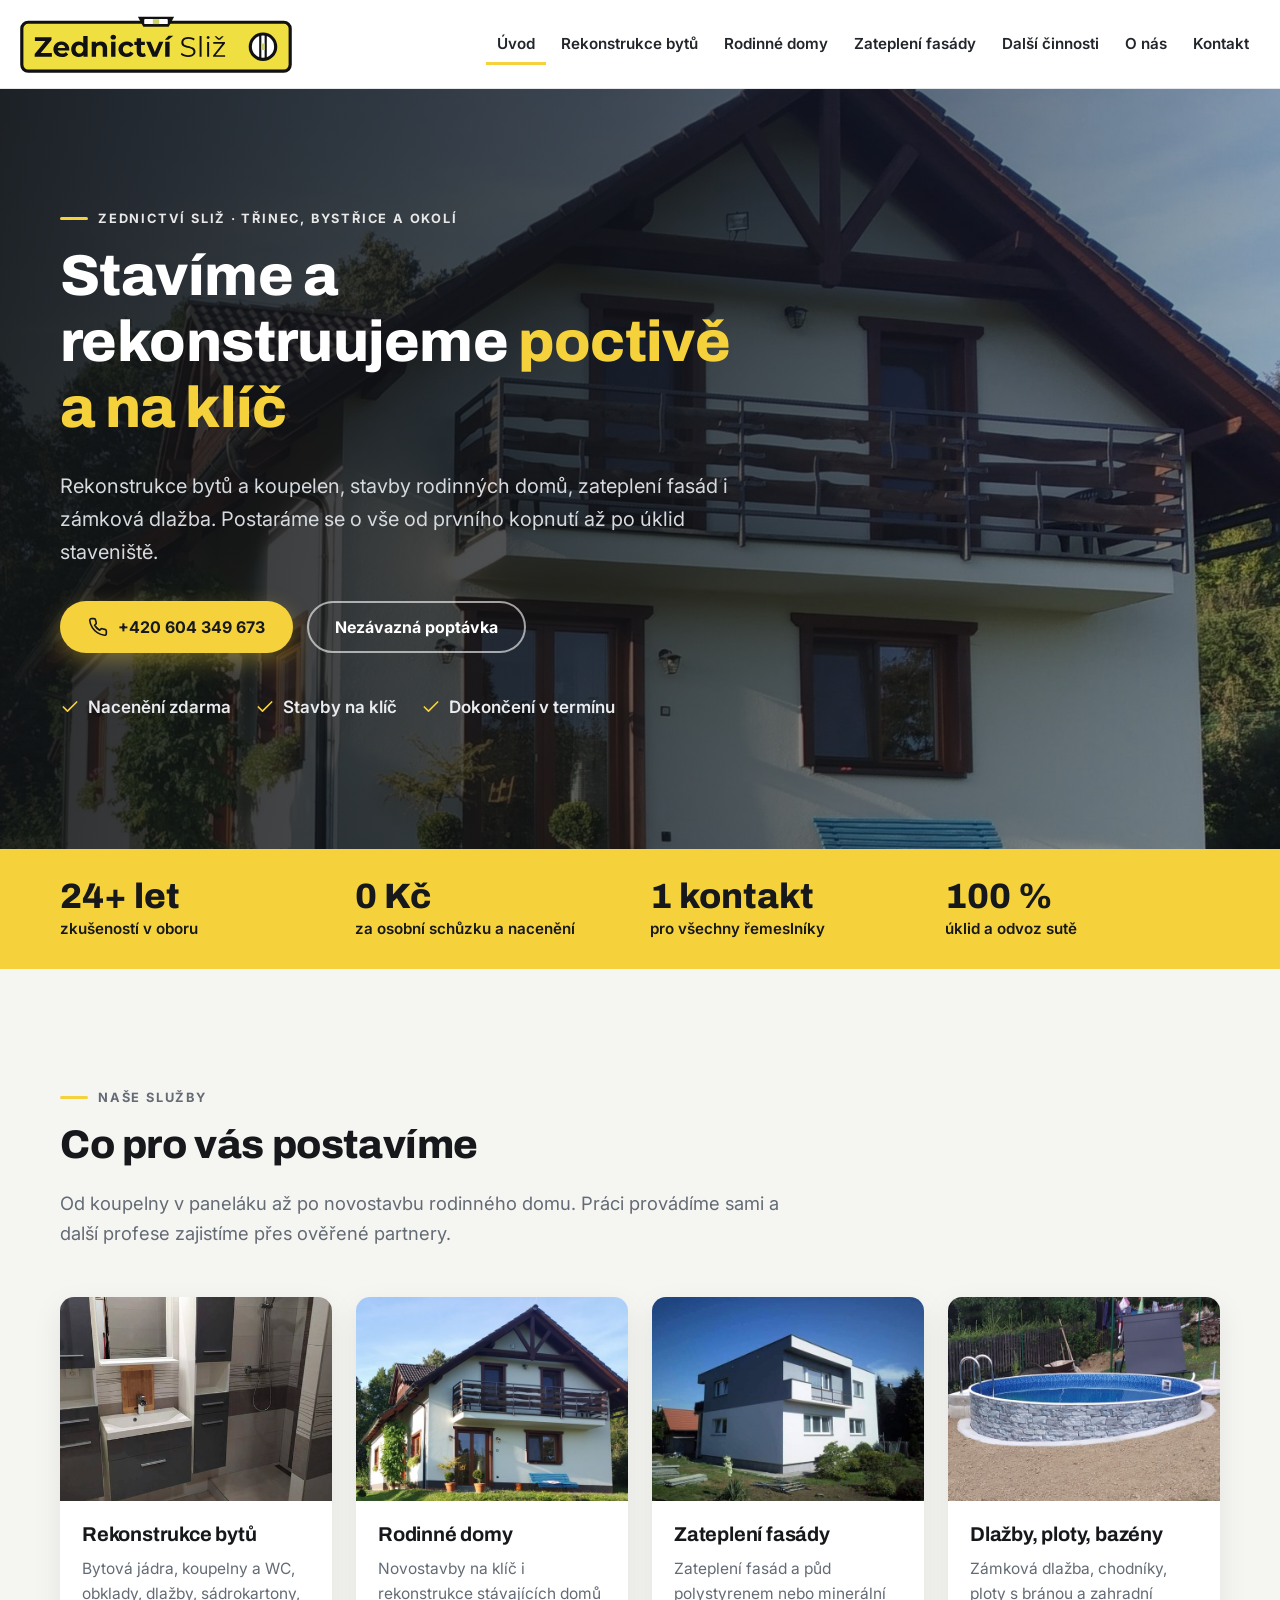
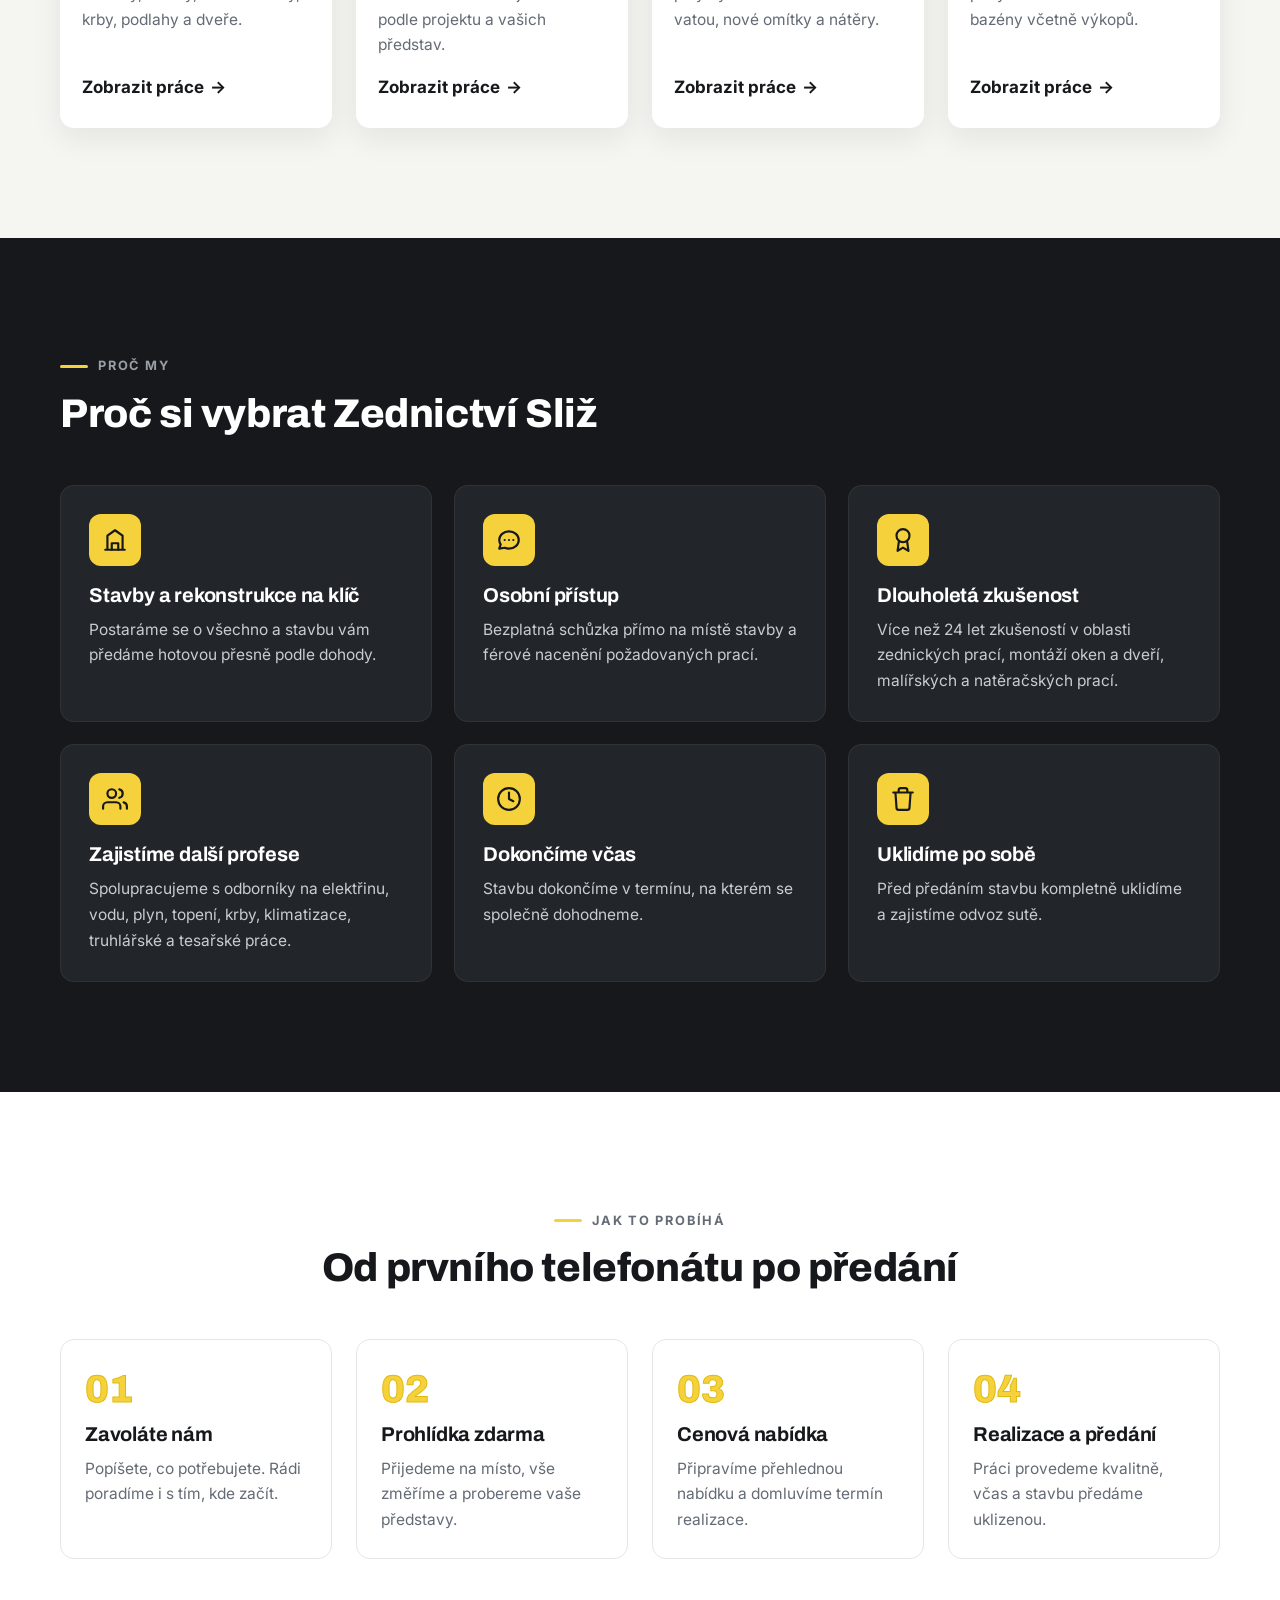
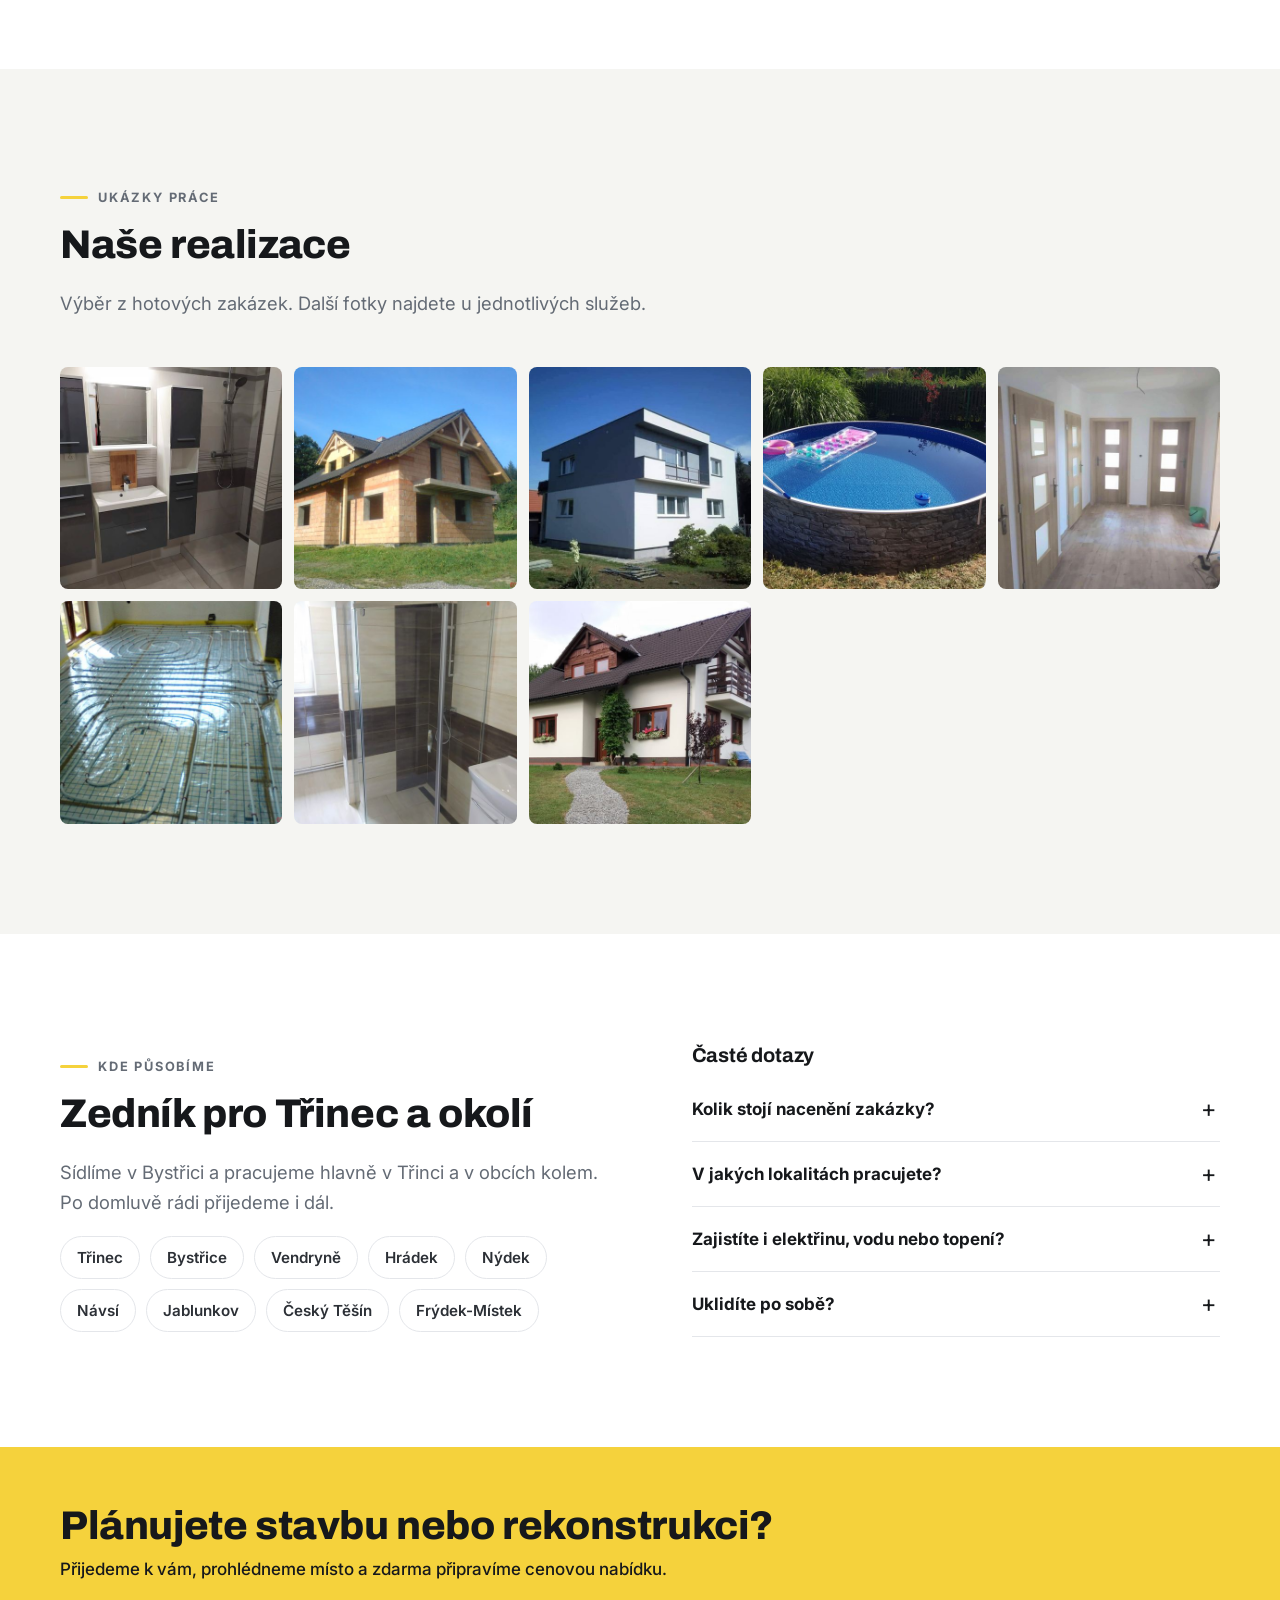
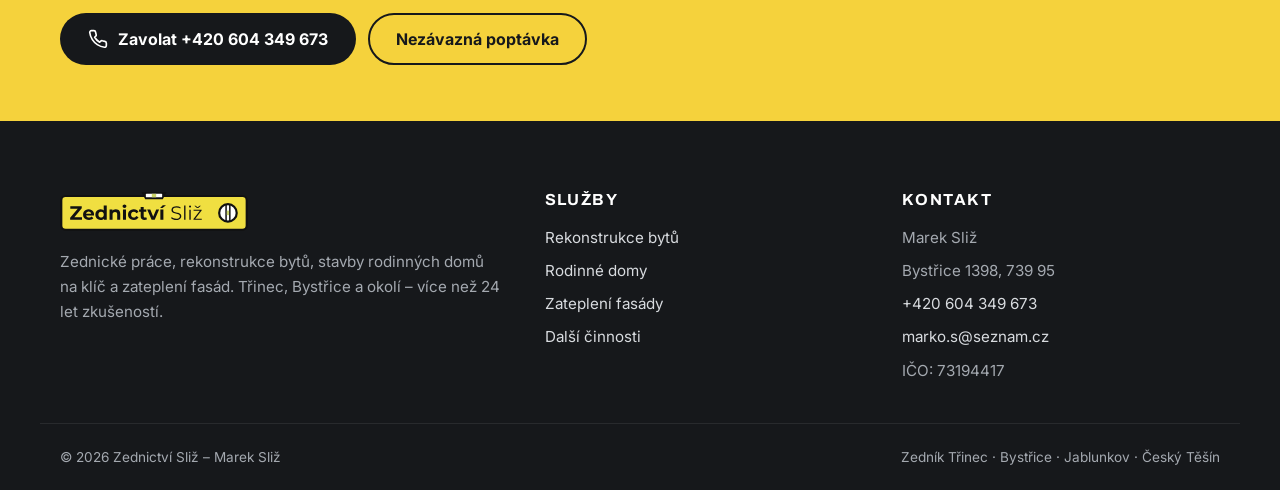
<file: index.html>
<!doctype html>
<html lang="cs" class="no-js">
<head>
  <meta charset="utf-8">
  <meta name="viewport" content="width=device-width, initial-scale=1">
  <title>Zedník Třinec – rekonstrukce bytů, domy na klíč, zateplení | Zednictví Sliž</title>
  <meta name="description" content="Zednictví Sliž z Bystřice – zednické práce, rekonstrukce bytů a koupelen, stavby rodinných domů na klíč a zateplení fasád v Třinci a okolí. Více než 24 let praxe, nacenění zdarma.">
  <link rel="canonical" href="https://www.zedniktrinec.cz/">
  <meta name="theme-color" content="#16181b">

  <meta property="og:type" content="website">
  <meta property="og:locale" content="cs_CZ">
  <meta property="og:site_name" content="Zednictví Sliž">
  <meta property="og:title" content="Zedník Třinec – rekonstrukce bytů, domy na klíč, zateplení | Zednictví Sliž">
  <meta property="og:description" content="Zednictví Sliž z Bystřice – zednické práce, rekonstrukce bytů a koupelen, stavby rodinných domů na klíč a zateplení fasád v Třinci a okolí. Více než 24 let praxe, nacenění zdarma.">
  <meta property="og:url" content="https://www.zedniktrinec.cz/">
  <meta property="og:image" content="https://www.zedniktrinec.cz/img/og-image.jpg">
  <meta name="twitter:card" content="summary_large_image">

  <link rel="icon" href="img/favicon.svg" type="image/svg+xml">
  <link rel="apple-touch-icon" href="img/apple-touch-icon.png">
  <link rel="preconnect" href="https://fonts.googleapis.com">
  <link rel="preconnect" href="https://fonts.gstatic.com" crossorigin>
  <link rel="stylesheet" href="https://fonts.googleapis.com/css2?family=Archivo:wght@700;800&family=Inter:wght@400;500;600;700&display=swap">
  <link rel="stylesheet" href="css/style.css">
  <script type="application/ld+json">{"@context": "https://schema.org", "@type": "HomeAndConstructionBusiness", "@id": "https://www.zedniktrinec.cz/#firma", "name": "Zednictví Sliž", "description": "Zednické práce, rekonstrukce bytů a koupelen, stavby rodinných domů na klíč a zateplení fasád – Třinec, Bystřice a okolí.", "url": "https://www.zedniktrinec.cz/", "logo": "https://www.zedniktrinec.cz/img/logo.png", "image": "https://www.zedniktrinec.cz/img/og-image.jpg", "telephone": "+420604349673", "email": "marko.s@seznam.cz", "founder": {"@type": "Person", "name": "Marek Sliž"}, "taxID": "73194417", "address": {"@type": "PostalAddress", "streetAddress": "Bystřice 1398", "addressLocality": "Bystřice", "postalCode": "739 95", "addressRegion": "Moravskoslezský kraj", "addressCountry": "CZ"}, "areaServed": ["Třinec", "Bystřice", "Vendryně", "Hrádek", "Nýdek", "Návsí", "Jablunkov", "Český Těšín", "Frýdek-Místek"]}</script>
  <script type="application/ld+json">{"@context": "https://schema.org", "@type": "FAQPage", "mainEntity": [{"@type": "Question", "name": "Kolik stojí nacenění zakázky?", "acceptedAnswer": {"@type": "Answer", "text": "Nic. Přijedeme k vám, prohlédneme místo stavby, probereme vaše představy a připravíme cenovou nabídku zdarma a nezávazně."}}, {"@type": "Question", "name": "V jakých lokalitách pracujete?", "acceptedAnswer": {"@type": "Answer", "text": "Nejčastěji v Třinci, Bystřici a okolních obcích – Vendryně, Hrádek, Nýdek, Návsí, Jablunkov, Český Těšín a dále v okrese Frýdek-Místek."}}, {"@type": "Question", "name": "Zajistíte i elektřinu, vodu nebo topení?", "acceptedAnswer": {"@type": "Answer", "text": "Ano. Dlouhodobě spolupracujeme s ověřenými elektrikáři, instalatéry, topenáři, odborníky na krby a klimatizace, truhláři i tesaři, takže se o koordinaci profesí nemusíte starat."}}, {"@type": "Question", "name": "Uklidíte po sobě?", "acceptedAnswer": {"@type": "Answer", "text": "Samozřejmě. Před předáním stavbu kompletně uklidíme a zajistíme odvoz sutě."}}]}</script>
</head><body>
  <a class="skip-link" href="#obsah">Přeskočit na obsah</a>
  <header class="site-header">
    <div class="container header-inner">
      <a class="logo" href="index.html" aria-label="Zednictví Sliž – úvodní stránka">
        <img src="img/logo.svg" alt="Zednictví Sliž" width="300" height="64">
      </a>
      <nav class="nav" id="menu" aria-label="Hlavní menu">
        <a href="index.html" aria-current="page">Úvod</a>
        <a href="rekonstrukce-bytu.html">Rekonstrukce bytů</a>
        <a href="rodinne-domy.html">Rodinné domy</a>
        <a href="zatepleni-fasady.html">Zateplení fasády</a>
        <a href="dalsi-cinnosti.html">Další činnosti</a>
        <a href="o-nas.html">O nás</a>
        <a href="kontakt.html">Kontakt</a>
        <a class="btn btn--primary nav-cta-mobile" href="tel:+420604349673"><svg viewBox="0 0 24 24" fill="none" stroke="currentColor" stroke-width="2" stroke-linecap="round" stroke-linejoin="round" aria-hidden="true"><path d="M22 16.9v3a2 2 0 0 1-2.2 2 19.8 19.8 0 0 1-8.6-3.1 19.5 19.5 0 0 1-6-6A19.8 19.8 0 0 1 2.1 4.2 2 2 0 0 1 4.1 2h3a2 2 0 0 1 2 1.7c.1 1 .4 1.9.7 2.8a2 2 0 0 1-.5 2.1L8 9.9a16 16 0 0 0 6 6l1.3-1.3a2 2 0 0 1 2.1-.4c.9.3 1.8.6 2.8.7a2 2 0 0 1 1.7 2z"/></svg> +420 604 349 673</a>
      </nav>
      <a class="btn btn--primary header-cta" href="tel:+420604349673"><svg viewBox="0 0 24 24" fill="none" stroke="currentColor" stroke-width="2" stroke-linecap="round" stroke-linejoin="round" aria-hidden="true"><path d="M22 16.9v3a2 2 0 0 1-2.2 2 19.8 19.8 0 0 1-8.6-3.1 19.5 19.5 0 0 1-6-6A19.8 19.8 0 0 1 2.1 4.2 2 2 0 0 1 4.1 2h3a2 2 0 0 1 2 1.7c.1 1 .4 1.9.7 2.8a2 2 0 0 1-.5 2.1L8 9.9a16 16 0 0 0 6 6l1.3-1.3a2 2 0 0 1 2.1-.4c.9.3 1.8.6 2.8.7a2 2 0 0 1 1.7 2z"/></svg> +420 604 349 673</a>
      <button class="nav-toggle" aria-label="Otevřít menu" aria-controls="menu" aria-expanded="false"><span></span></button>
    </div>
  </header>
  <main id="obsah">
    <section class="hero">
      <div class="hero__bg"><img src="img/uvod-rodinny-dum.jpg" alt="Rodinný dům postavený Zednictvím Sliž" width="1600" height="1200" fetchpriority="high"></div>
      <div class="hero__content">
        <span class="eyebrow">Zednictví Sliž · Třinec, Bystřice a okolí</span>
        <h1>Stavíme a rekonstruujeme <mark>poctivě a na klíč</mark></h1>
        <p class="lead">Rekonstrukce bytů a koupelen, stavby rodinných domů, zateplení fasád i zámková dlažba. Postaráme se o vše od prvního kopnutí až po úklid staveniště.</p>
        <div class="hero__actions">
          <a class="btn btn--primary" href="tel:+420604349673"><svg viewBox="0 0 24 24" fill="none" stroke="currentColor" stroke-width="2" stroke-linecap="round" stroke-linejoin="round" aria-hidden="true"><path d="M22 16.9v3a2 2 0 0 1-2.2 2 19.8 19.8 0 0 1-8.6-3.1 19.5 19.5 0 0 1-6-6A19.8 19.8 0 0 1 2.1 4.2 2 2 0 0 1 4.1 2h3a2 2 0 0 1 2 1.7c.1 1 .4 1.9.7 2.8a2 2 0 0 1-.5 2.1L8 9.9a16 16 0 0 0 6 6l1.3-1.3a2 2 0 0 1 2.1-.4c.9.3 1.8.6 2.8.7a2 2 0 0 1 1.7 2z"/></svg> +420 604 349 673</a>
          <a class="btn btn--ghost" href="kontakt.html#poptavka">Nezávazná poptávka</a>
        </div>
        <ul class="hero__badges">
          <li><svg viewBox="0 0 24 24" fill="none" stroke="currentColor" stroke-width="2" stroke-linecap="round" stroke-linejoin="round" aria-hidden="true"><path d="M20 6L9 17l-5-5"/></svg> Nacenění zdarma</li>
          <li><svg viewBox="0 0 24 24" fill="none" stroke="currentColor" stroke-width="2" stroke-linecap="round" stroke-linejoin="round" aria-hidden="true"><path d="M20 6L9 17l-5-5"/></svg> Stavby na klíč</li>
          <li><svg viewBox="0 0 24 24" fill="none" stroke="currentColor" stroke-width="2" stroke-linecap="round" stroke-linejoin="round" aria-hidden="true"><path d="M20 6L9 17l-5-5"/></svg> Dokončení v termínu</li>
        </ul>
      </div>
    </section>

    <section class="stats" aria-label="Zednictví Sliž v číslech">
      <div class="container stats__grid">
        <div class="stat"><strong>24+ let</strong><span>zkušeností v oboru</span></div>
        <div class="stat"><strong>0 Kč</strong><span>za osobní schůzku a nacenění</span></div>
        <div class="stat"><strong>1 kontakt</strong><span>pro všechny řemeslníky</span></div>
        <div class="stat"><strong>100 %</strong><span>úklid a odvoz sutě</span></div>
      </div>
    </section>

    <section class="section section--soft" id="sluzby">
      <div class="container">
        <div class="section-head reveal">
          <span class="eyebrow">Naše služby</span>
          <h2>Co pro vás postavíme</h2>
          <p class="lead">Od koupelny v paneláku až po novostavbu rodinného domu. Práci provádíme sami a další profese zajistíme přes ověřené partnery.</p>
        </div>
        <div class="cards">
          <a class="card reveal" href="rekonstrukce-bytu.html">
            <div class="card__img"><img src="img/nahled/koupelna-wc-04.jpg" alt="Rekonstrukce koupelny s obklady a sprchovým koutem" width="479" height="640" loading="lazy"></div>
            <div class="card__body">
              <h3>Rekonstrukce bytů</h3>
              <p>Bytová jádra, koupelny a WC, obklady, dlažby, sádrokartony, krby, podlahy a dveře.</p>
              <span class="card__link">Zobrazit práce</span>
            </div>
          </a>
          <a class="card reveal" href="rodinne-domy.html">
            <div class="card__img"><img src="img/nahled/hruba-stavba-19.jpg" alt="Hrubá stavba rodinného domu" width="640" height="480" loading="lazy"></div>
            <div class="card__body">
              <h3>Rodinné domy</h3>
              <p>Novostavby na klíč i rekonstrukce stávajících domů podle projektu a vašich představ.</p>
              <span class="card__link">Zobrazit práce</span>
            </div>
          </a>
          <a class="card reveal" href="zatepleni-fasady.html">
            <div class="card__img"><img src="img/nahled/zatepleni-fasady-08.jpg" alt="Zateplený rodinný dům s novou fasádou" width="640" height="480" loading="lazy"></div>
            <div class="card__body">
              <h3>Zateplení fasády</h3>
              <p>Zateplení fasád a půd polystyrenem nebo minerální vatou, nové omítky a nátěry.</p>
              <span class="card__link">Zobrazit práce</span>
            </div>
          </a>
          <a class="card reveal" href="dalsi-cinnosti.html">
            <div class="card__img"><img src="img/nahled/bazen-09.jpg" alt="Zapuštěný zahradní bazén" width="640" height="480" loading="lazy"></div>
            <div class="card__body">
              <h3>Dlažby, ploty, bazény</h3>
              <p>Zámková dlažba, chodníky, ploty s bránou a zahradní bazény včetně výkopů.</p>
              <span class="card__link">Zobrazit práce</span>
            </div>
          </a>
        </div>
      </div>
    </section>

    <section class="section section--dark">
      <div class="container">
        <div class="section-head reveal">
          <span class="eyebrow">Proč my</span>
          <h2>Proč si vybrat Zednictví Sliž</h2>
        </div>
        <div class="features">
          <div class="feature reveal">
            <div class="feature__icon"><svg viewBox="0 0 24 24" fill="none" stroke="currentColor" stroke-width="2" stroke-linecap="round" stroke-linejoin="round" aria-hidden="true"><path d="M3 21h18M5 21V8l7-5 7 5v13"/><path d="M9 21v-6h6v6"/></svg></div>
            <h3>Stavby a rekonstrukce na klíč</h3>
            <p>Postaráme se o všechno a stavbu vám předáme hotovou přesně podle dohody.</p>
          </div>
          <div class="feature reveal">
            <div class="feature__icon"><svg viewBox="0 0 24 24" fill="none" stroke="currentColor" stroke-width="2" stroke-linecap="round" stroke-linejoin="round" aria-hidden="true"><path d="M8 12h.01M12 12h.01M16 12h.01"/><path d="M21 12c0 4.4-4 8-9 8a9.8 9.8 0 0 1-4-.8L3 20l1.3-3.9A7.5 7.5 0 0 1 3 12c0-4.4 4-8 9-8s9 3.6 9 8z"/></svg></div>
            <h3>Osobní přístup</h3>
            <p>Bezplatná schůzka přímo na místě stavby a férové nacenění požadovaných prací.</p>
          </div>
          <div class="feature reveal">
            <div class="feature__icon"><svg viewBox="0 0 24 24" fill="none" stroke="currentColor" stroke-width="2" stroke-linecap="round" stroke-linejoin="round" aria-hidden="true"><circle cx="12" cy="8" r="6"/><path d="M8.2 13.2L7 22l5-3 5 3-1.2-8.8"/></svg></div>
            <h3>Dlouholetá zkušenost</h3>
            <p>Více než 24 let zkušeností v oblasti zednických prací, montáží oken a dveří, malířských a natěračských prací.</p>
          </div>
          <div class="feature reveal">
            <div class="feature__icon"><svg viewBox="0 0 24 24" fill="none" stroke="currentColor" stroke-width="2" stroke-linecap="round" stroke-linejoin="round" aria-hidden="true"><path d="M17 21v-2a4 4 0 0 0-4-4H5a4 4 0 0 0-4 4v2"/><circle cx="9" cy="7" r="4"/><path d="M23 21v-2a4 4 0 0 0-3-3.9M16 3.1a4 4 0 0 1 0 7.8"/></svg></div>
            <h3>Zajistíme další profese</h3>
            <p>Spolupracujeme s odborníky na elektřinu, vodu, plyn, topení, krby, klimatizace, truhlářské a tesařské práce.</p>
          </div>
          <div class="feature reveal">
            <div class="feature__icon"><svg viewBox="0 0 24 24" fill="none" stroke="currentColor" stroke-width="2" stroke-linecap="round" stroke-linejoin="round" aria-hidden="true"><circle cx="12" cy="12" r="10"/><path d="M12 6v6l4 2"/></svg></div>
            <h3>Dokončíme včas</h3>
            <p>Stavbu dokončíme v termínu, na kterém se společně dohodneme.</p>
          </div>
          <div class="feature reveal">
            <div class="feature__icon"><svg viewBox="0 0 24 24" fill="none" stroke="currentColor" stroke-width="2" stroke-linecap="round" stroke-linejoin="round" aria-hidden="true"><path d="M3 6h18M8 6V4a2 2 0 0 1 2-2h4a2 2 0 0 1 2 2v2M19 6l-1 14a2 2 0 0 1-2 2H8a2 2 0 0 1-2-2L5 6"/></svg></div>
            <h3>Uklidíme po sobě</h3>
            <p>Před předáním stavbu kompletně uklidíme a zajistíme odvoz sutě.</p>
          </div>
        </div>
      </div>
    </section>

    <section class="section">
      <div class="container">
        <div class="section-head section-head--center reveal">
          <span class="eyebrow">Jak to probíhá</span>
          <h2>Od prvního telefonátu po předání</h2>
        </div>
        <ol class="steps">
          <li class="step reveal"><h3>Zavoláte nám</h3><p>Popíšete, co potřebujete. Rádi poradíme i s tím, kde začít.</p></li>
          <li class="step reveal"><h3>Prohlídka zdarma</h3><p>Přijedeme na místo, vše změříme a probereme vaše představy.</p></li>
          <li class="step reveal"><h3>Cenová nabídka</h3><p>Připravíme přehlednou nabídku a domluvíme termín realizace.</p></li>
          <li class="step reveal"><h3>Realizace a předání</h3><p>Práci provedeme kvalitně, včas a stavbu předáme uklizenou.</p></li>
        </ol>
      </div>
    </section>

    <section class="section section--soft">
      <div class="container">
        <div class="section-head reveal">
          <span class="eyebrow">Ukázky práce</span>
          <h2>Naše realizace</h2>
          <p class="lead">Výběr z hotových zakázek. Další fotky najdete u jednotlivých služeb.</p>
        </div>
        <div class="gallery reveal">
          <a href="img/koupelna-wc-04.jpg"><img src="img/nahled/koupelna-wc-04.jpg" alt="Ukázka realizace Zednictví Sliž – foto 1" width="479" height="640" loading="lazy" decoding="async"></a>
          <a href="img/hruba-stavba-15.jpg"><img src="img/nahled/hruba-stavba-15.jpg" alt="Ukázka realizace Zednictví Sliž – foto 2" width="640" height="480" loading="lazy" decoding="async"></a>
          <a href="img/zatepleni-fasady-08.jpg"><img src="img/nahled/zatepleni-fasady-08.jpg" alt="Ukázka realizace Zednictví Sliž – foto 3" width="640" height="480" loading="lazy" decoding="async"></a>
          <a href="img/bazen-10.jpg"><img src="img/nahled/bazen-10.jpg" alt="Ukázka realizace Zednictví Sliž – foto 4" width="640" height="480" loading="lazy" decoding="async"></a>
          <a href="img/dvere-podlahy-03.jpg"><img src="img/nahled/dvere-podlahy-03.jpg" alt="Ukázka realizace Zednictví Sliž – foto 5" width="480" height="640" loading="lazy" decoding="async"></a>
          <a href="img/interier-03.jpg"><img src="img/nahled/interier-03.jpg" alt="Ukázka realizace Zednictví Sliž – foto 6" width="640" height="480" loading="lazy" decoding="async"></a>
          <a href="img/koupelna-wc-20.jpg"><img src="img/nahled/koupelna-wc-20.jpg" alt="Ukázka realizace Zednictví Sliž – foto 7" width="480" height="640" loading="lazy" decoding="async"></a>
          <a href="img/hruba-stavba-17.jpg"><img src="img/nahled/hruba-stavba-17.jpg" alt="Ukázka realizace Zednictví Sliž – foto 8" width="640" height="480" loading="lazy" decoding="async"></a>
        </div>
      </div>
    </section>

    <section class="section">
      <div class="container split">
        <div class="reveal">
          <span class="eyebrow">Kde působíme</span>
          <h2>Zedník pro Třinec a okolí</h2>
          <p class="lead">Sídlíme v Bystřici a pracujeme hlavně v Třinci a v obcích kolem. Po domluvě rádi přijedeme i dál.</p>
          <ul class="tags">
            <li>Třinec</li><li>Bystřice</li><li>Vendryně</li><li>Hrádek</li><li>Nýdek</li>
            <li>Návsí</li><li>Jablunkov</li><li>Český Těšín</li><li>Frýdek-Místek</li>
          </ul>
        </div>
        <div class="reveal">
          <h3>Časté dotazy</h3>
          <details class="faq reveal">
            <summary>Kolik stojí nacenění zakázky?</summary>
            <p>Nic. Přijedeme k vám, prohlédneme místo stavby, probereme vaše představy a připravíme cenovou nabídku zdarma a nezávazně.</p>
          </details>
          <details class="faq reveal">
            <summary>V jakých lokalitách pracujete?</summary>
            <p>Nejčastěji v Třinci, Bystřici a okolních obcích – Vendryně, Hrádek, Nýdek, Návsí, Jablunkov, Český Těšín a dále v okrese Frýdek-Místek.</p>
          </details>
          <details class="faq reveal">
            <summary>Zajistíte i elektřinu, vodu nebo topení?</summary>
            <p>Ano. Dlouhodobě spolupracujeme s ověřenými elektrikáři, instalatéry, topenáři, odborníky na krby a klimatizace, truhláři i tesaři, takže se o koordinaci profesí nemusíte starat.</p>
          </details>
          <details class="faq reveal">
            <summary>Uklidíte po sobě?</summary>
            <p>Samozřejmě. Před předáním stavbu kompletně uklidíme a zajistíme odvoz sutě.</p>
          </details>
        </div>
      </div>
    </section>

    <section class="cta-band">
      <div class="container cta-band__inner">
        <div>
          <h2>Plánujete stavbu nebo rekonstrukci?</h2>
          <p>Přijedeme k vám, prohlédneme místo a zdarma připravíme cenovou nabídku.</p>
        </div>
        <div class="cta-band__actions">
          <a class="btn btn--dark" href="tel:+420604349673"><svg viewBox="0 0 24 24" fill="none" stroke="currentColor" stroke-width="2" stroke-linecap="round" stroke-linejoin="round" aria-hidden="true"><path d="M22 16.9v3a2 2 0 0 1-2.2 2 19.8 19.8 0 0 1-8.6-3.1 19.5 19.5 0 0 1-6-6A19.8 19.8 0 0 1 2.1 4.2 2 2 0 0 1 4.1 2h3a2 2 0 0 1 2 1.7c.1 1 .4 1.9.7 2.8a2 2 0 0 1-.5 2.1L8 9.9a16 16 0 0 0 6 6l1.3-1.3a2 2 0 0 1 2.1-.4c.9.3 1.8.6 2.8.7a2 2 0 0 1 1.7 2z"/></svg> Zavolat +420 604 349 673</a>
          <a class="btn btn--outline" href="kontakt.html#poptavka">Nezávazná poptávka</a>
        </div>
      </div>
    </section>
  </main>

  <footer class="site-footer">
    <div class="container footer-grid">
      <div>
        <img class="footer-logo" src="img/logo.svg" alt="Zednictví Sliž" width="300" height="64" loading="lazy">
        <p>Zednické práce, rekonstrukce bytů, stavby rodinných domů na klíč a zateplení fasád. Třinec, Bystřice a okolí – více než 24 let zkušeností.</p>
      </div>
      <div>
        <h3>Služby</h3>
        <ul>
            <li><a href="rekonstrukce-bytu.html">Rekonstrukce bytů</a></li>
            <li><a href="rodinne-domy.html">Rodinné domy</a></li>
            <li><a href="zatepleni-fasady.html">Zateplení fasády</a></li>
            <li><a href="dalsi-cinnosti.html">Další činnosti</a></li>
        </ul>
      </div>
      <div>
        <h3>Kontakt</h3>
        <ul>
          <li>Marek Sliž</li>
          <li>Bystřice 1398, 739 95</li>
          <li><a href="tel:+420604349673">+420 604 349 673</a></li>
          <li><a href="mailto:marko.s@seznam.cz">marko.s@seznam.cz</a></li>
          <li>IČO: 73194417</li>
        </ul>
      </div>
    </div>
    <div class="container footer-bottom">
      <span>© <span data-year>2026</span> Zednictví Sliž – Marek Sliž</span>
      <span>Zedník Třinec · Bystřice · Jablunkov · Český Těšín</span>
    </div>
  </footer>

  <div class="call-bar">
    <a href="tel:+420604349673"><svg viewBox="0 0 24 24" fill="none" stroke="currentColor" stroke-width="2" stroke-linecap="round" stroke-linejoin="round" aria-hidden="true"><path d="M22 16.9v3a2 2 0 0 1-2.2 2 19.8 19.8 0 0 1-8.6-3.1 19.5 19.5 0 0 1-6-6A19.8 19.8 0 0 1 2.1 4.2 2 2 0 0 1 4.1 2h3a2 2 0 0 1 2 1.7c.1 1 .4 1.9.7 2.8a2 2 0 0 1-.5 2.1L8 9.9a16 16 0 0 0 6 6l1.3-1.3a2 2 0 0 1 2.1-.4c.9.3 1.8.6 2.8.7a2 2 0 0 1 1.7 2z"/></svg> Zavolat</a>
    <a href="kontakt.html#poptavka"><svg viewBox="0 0 24 24" fill="none" stroke="currentColor" stroke-width="2" stroke-linecap="round" stroke-linejoin="round" aria-hidden="true"><rect x="2" y="4" width="20" height="16" rx="2"/><path d="M22 7l-10 6L2 7"/></svg> Poptávka</a>
  </div>

  <script src="js/main.js" defer></script>
</body>
</html>
</file>
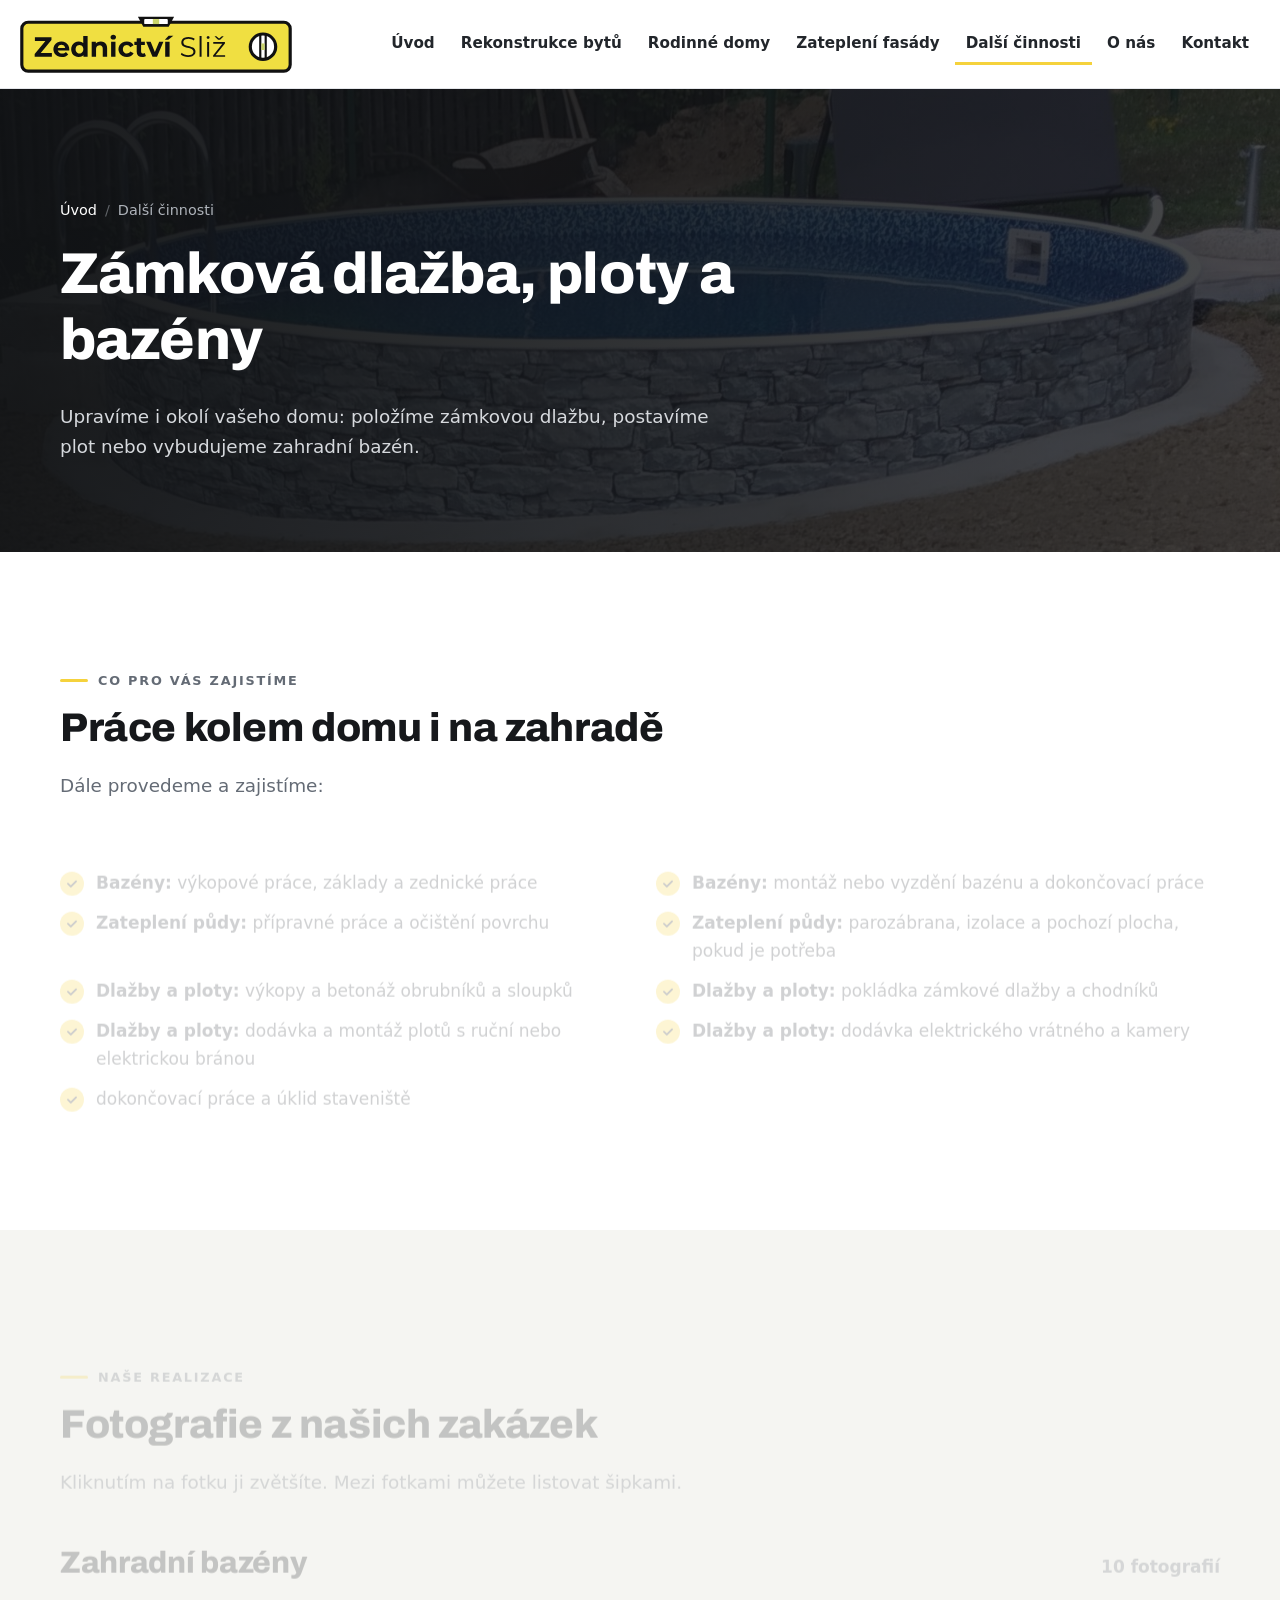
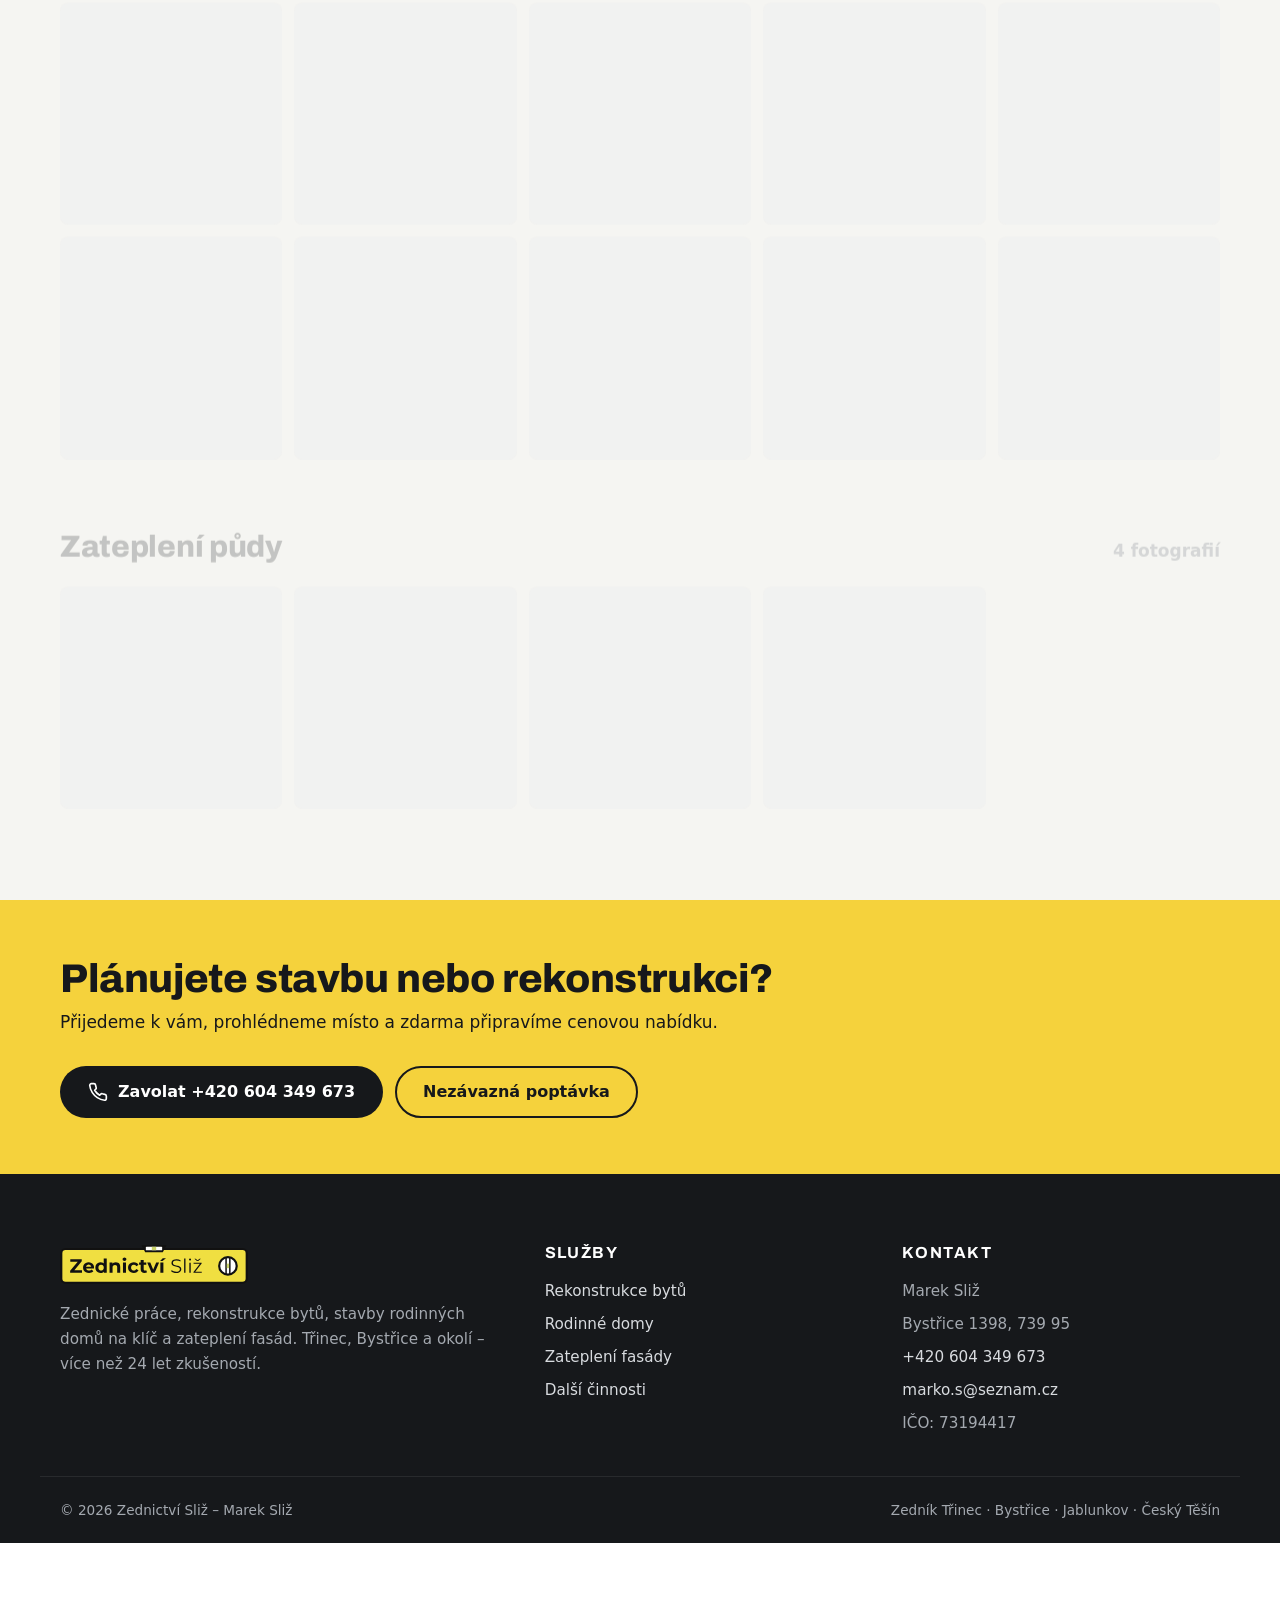
<file: dalsi/index.html>
<!doctype html><html lang="cs"><head><meta charset="utf-8"><title>Přesměrování…</title><link rel="canonical" href="https://www.zedniktrinec.cz/dalsi-cinnosti.html"><meta name="robots" content="noindex"><meta http-equiv="refresh" content="0; url=../dalsi-cinnosti.html"></head><body><p>Stránka se přesunula: <a href="../dalsi-cinnosti.html">pokračovat</a></p></body></html>
</file>
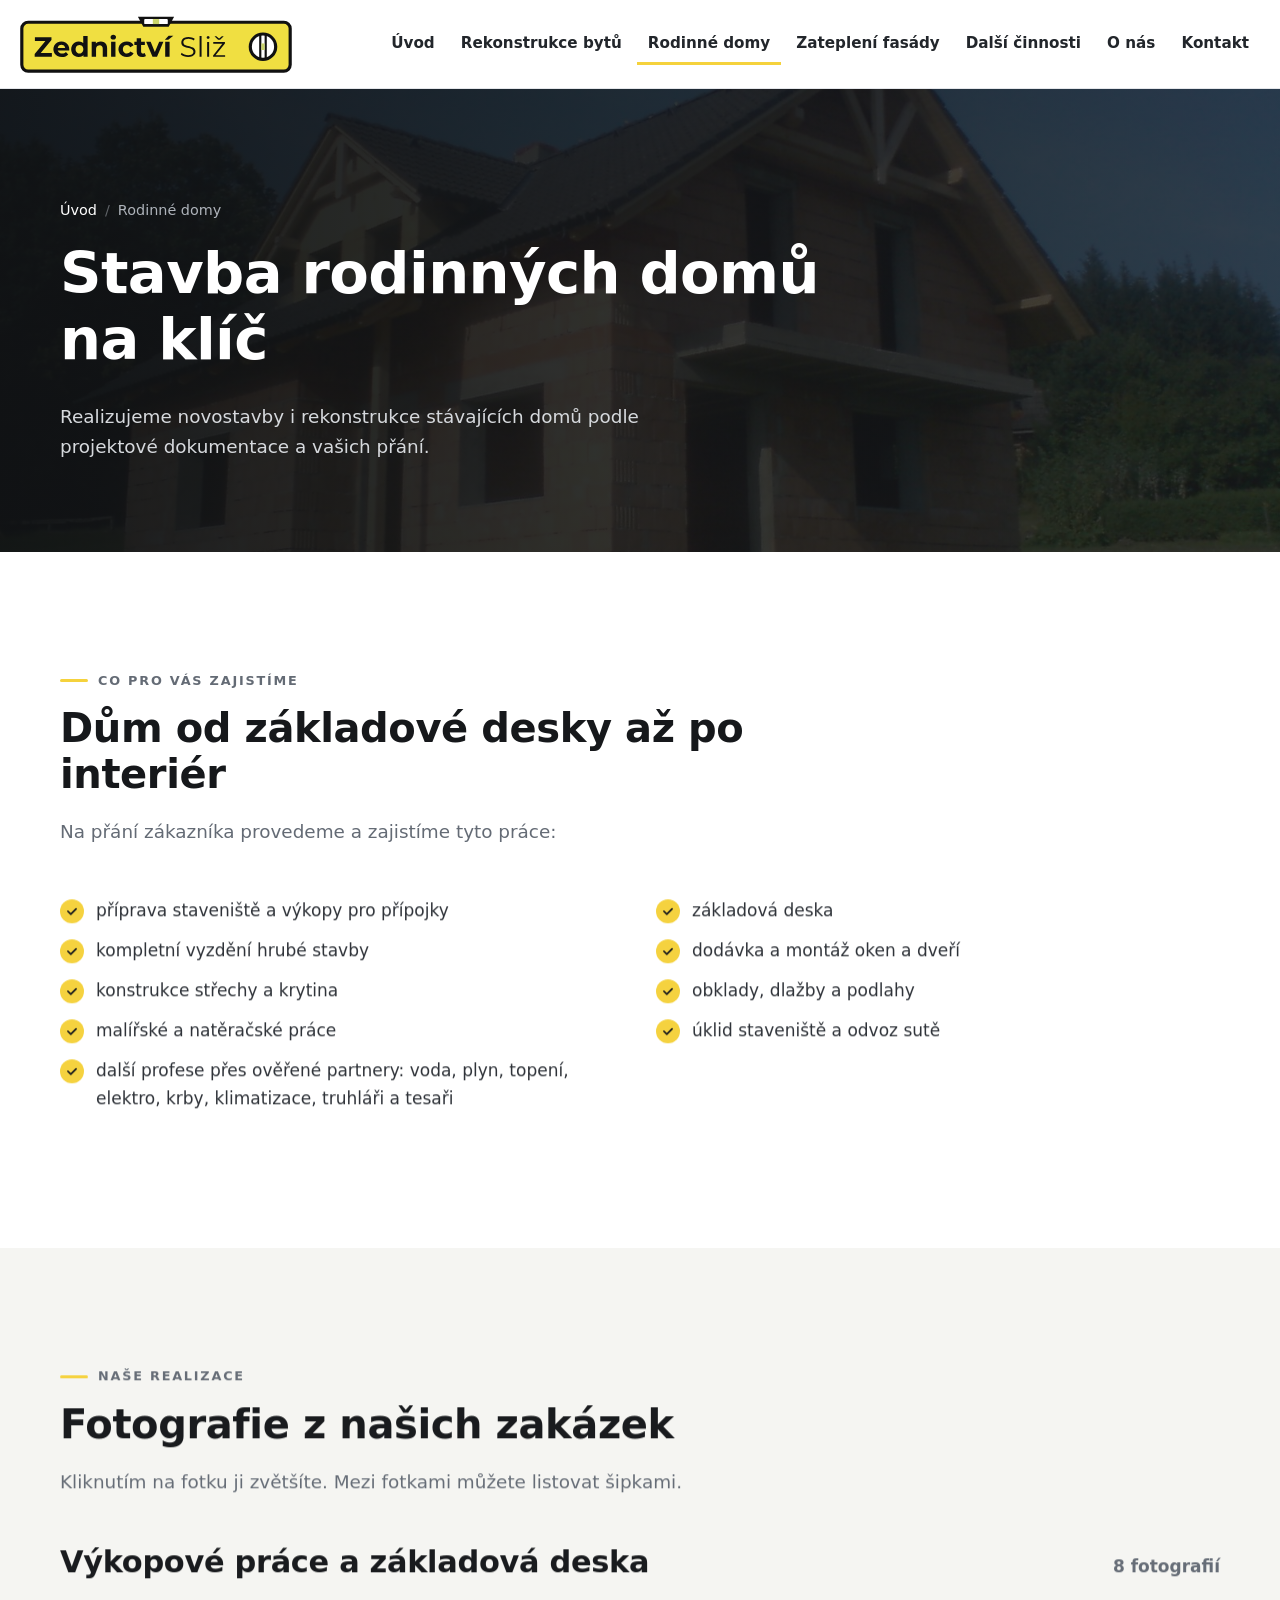
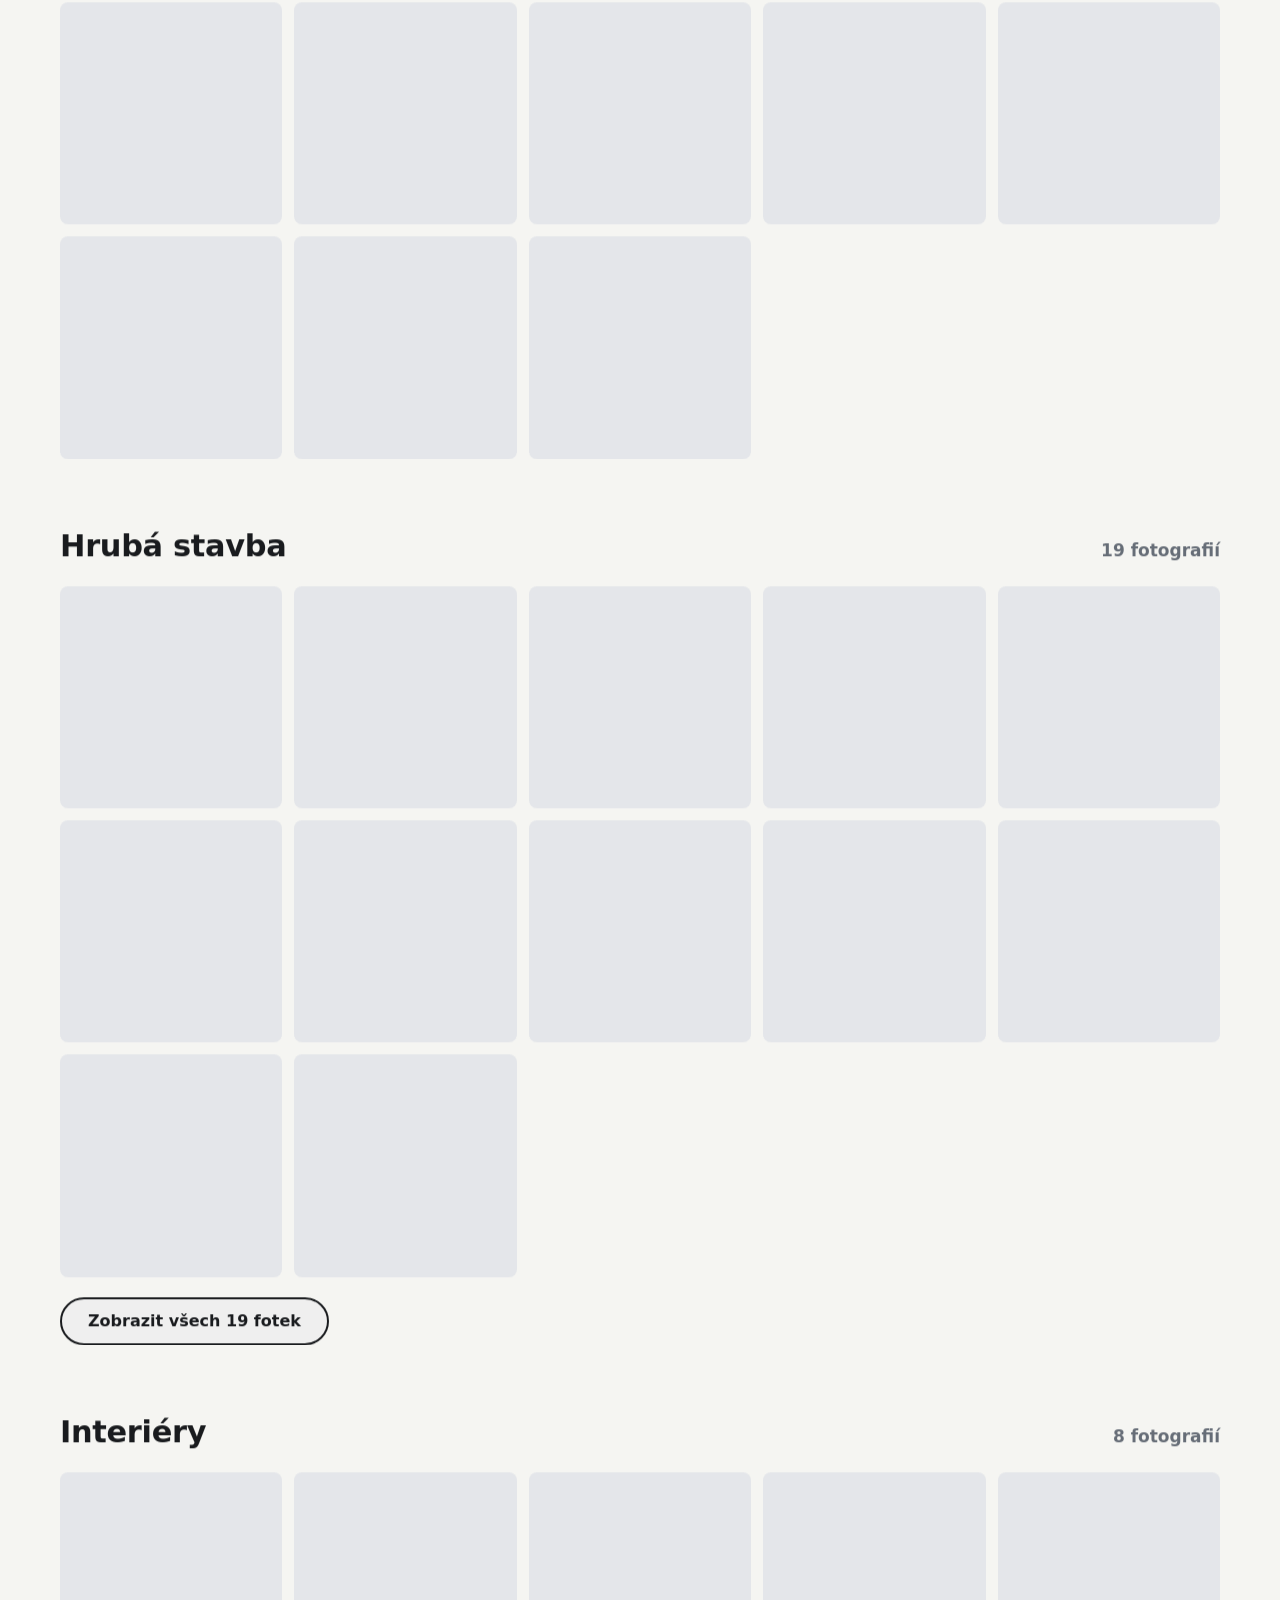
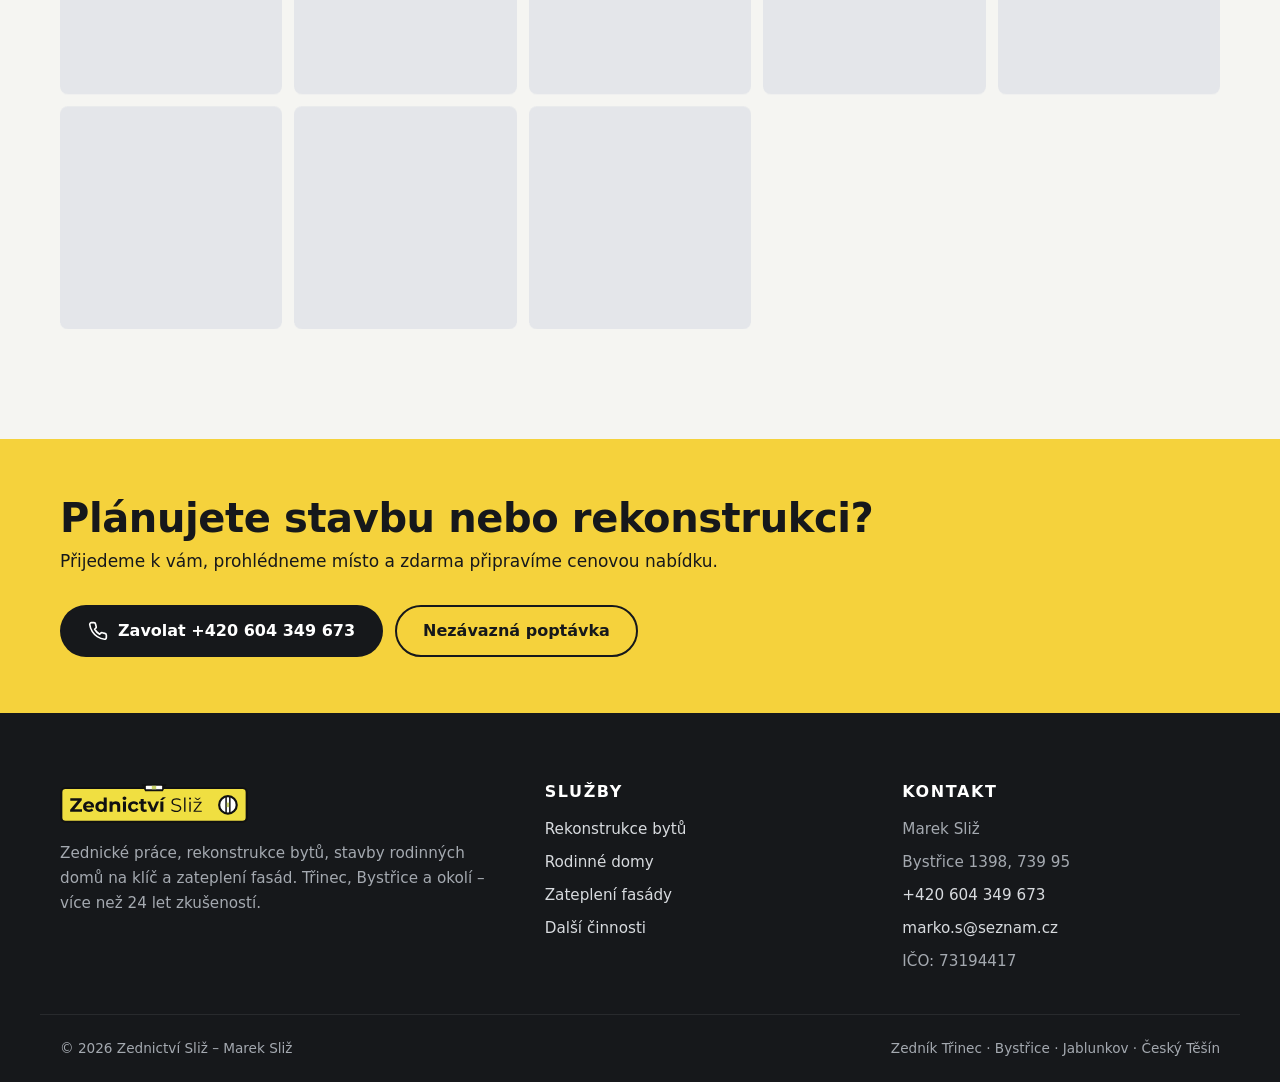
<file: domy/index.html>
<!doctype html><html lang="cs"><head><meta charset="utf-8"><title>Přesměrování…</title><link rel="canonical" href="https://www.zedniktrinec.cz/rodinne-domy.html"><meta name="robots" content="noindex"><meta http-equiv="refresh" content="0; url=../rodinne-domy.html"></head><body><p>Stránka se přesunula: <a href="../rodinne-domy.html">pokračovat</a></p></body></html>
</file>
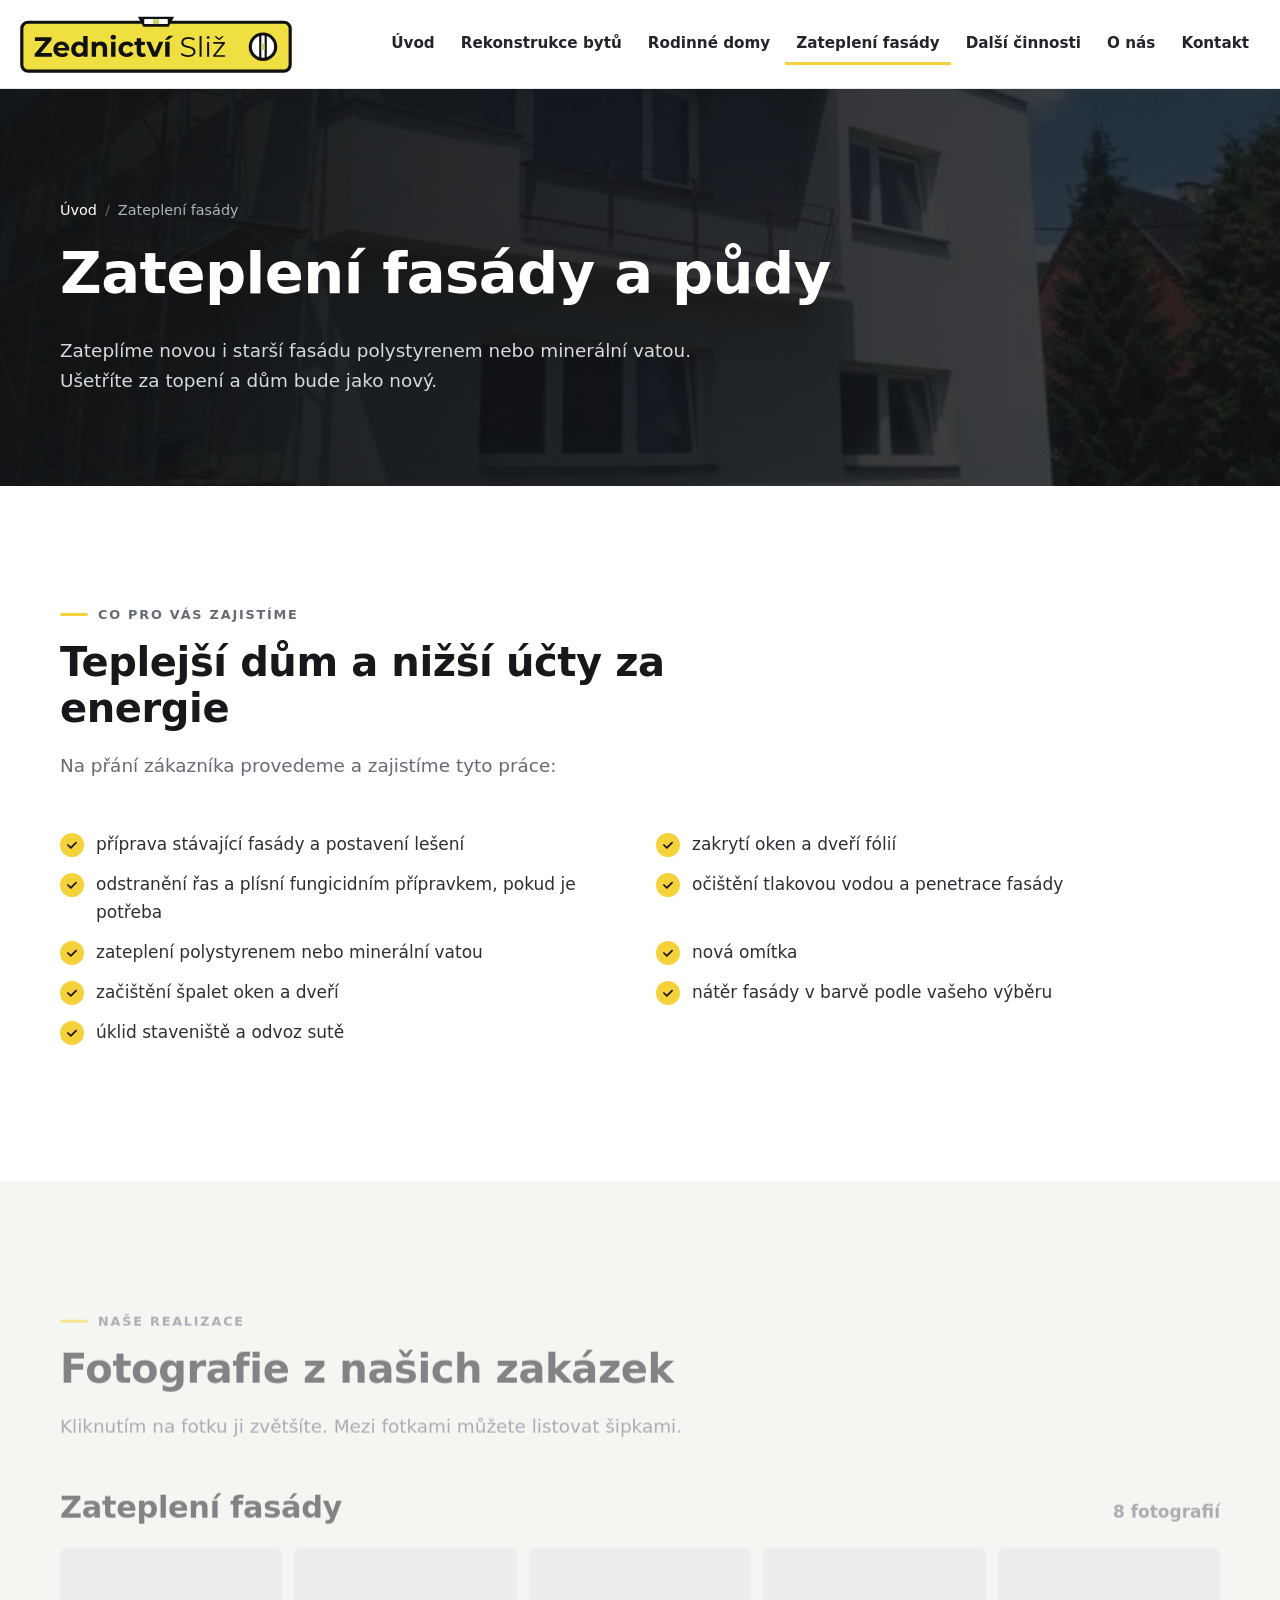
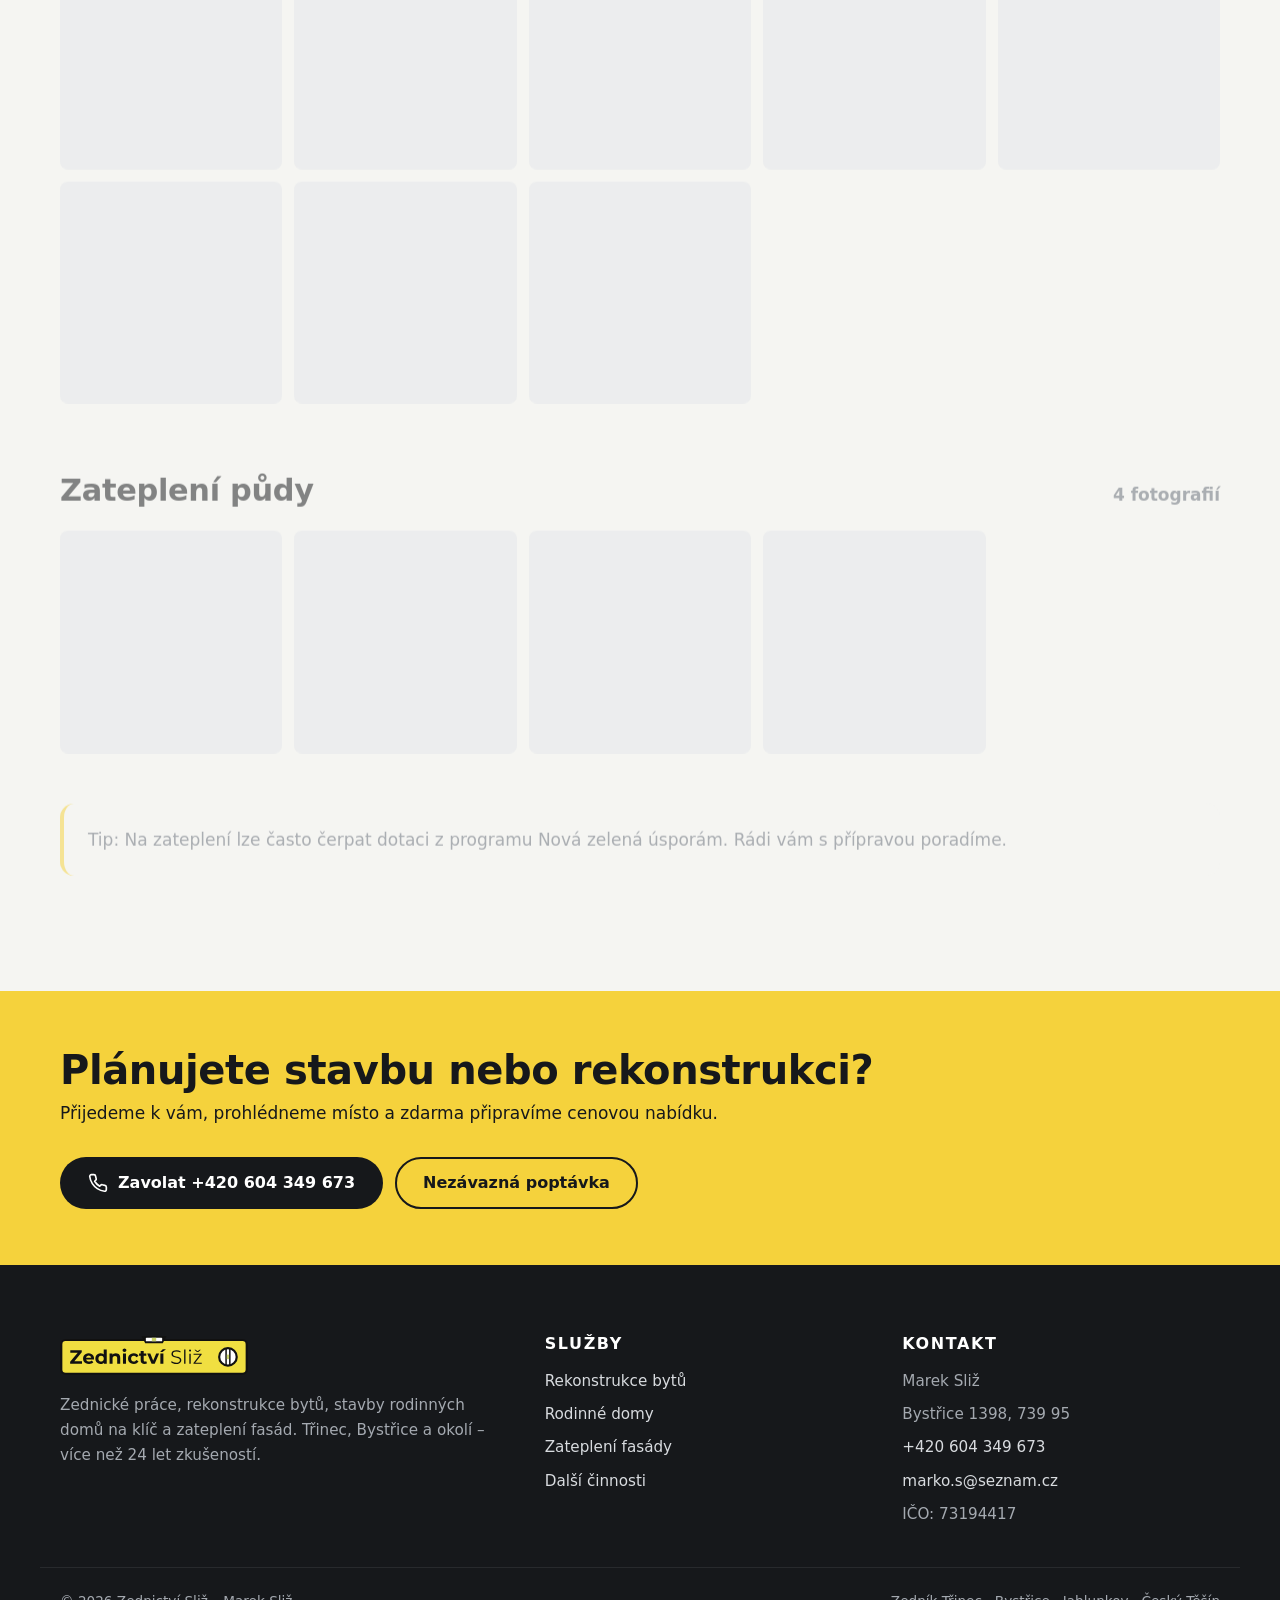
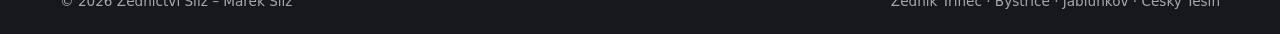
<file: fasady/index.html>
<!doctype html><html lang="cs"><head><meta charset="utf-8"><title>Přesměrování…</title><link rel="canonical" href="https://www.zedniktrinec.cz/zatepleni-fasady.html"><meta name="robots" content="noindex"><meta http-equiv="refresh" content="0; url=../zatepleni-fasady.html"></head><body><p>Stránka se přesunula: <a href="../zatepleni-fasady.html">pokračovat</a></p></body></html>
</file>
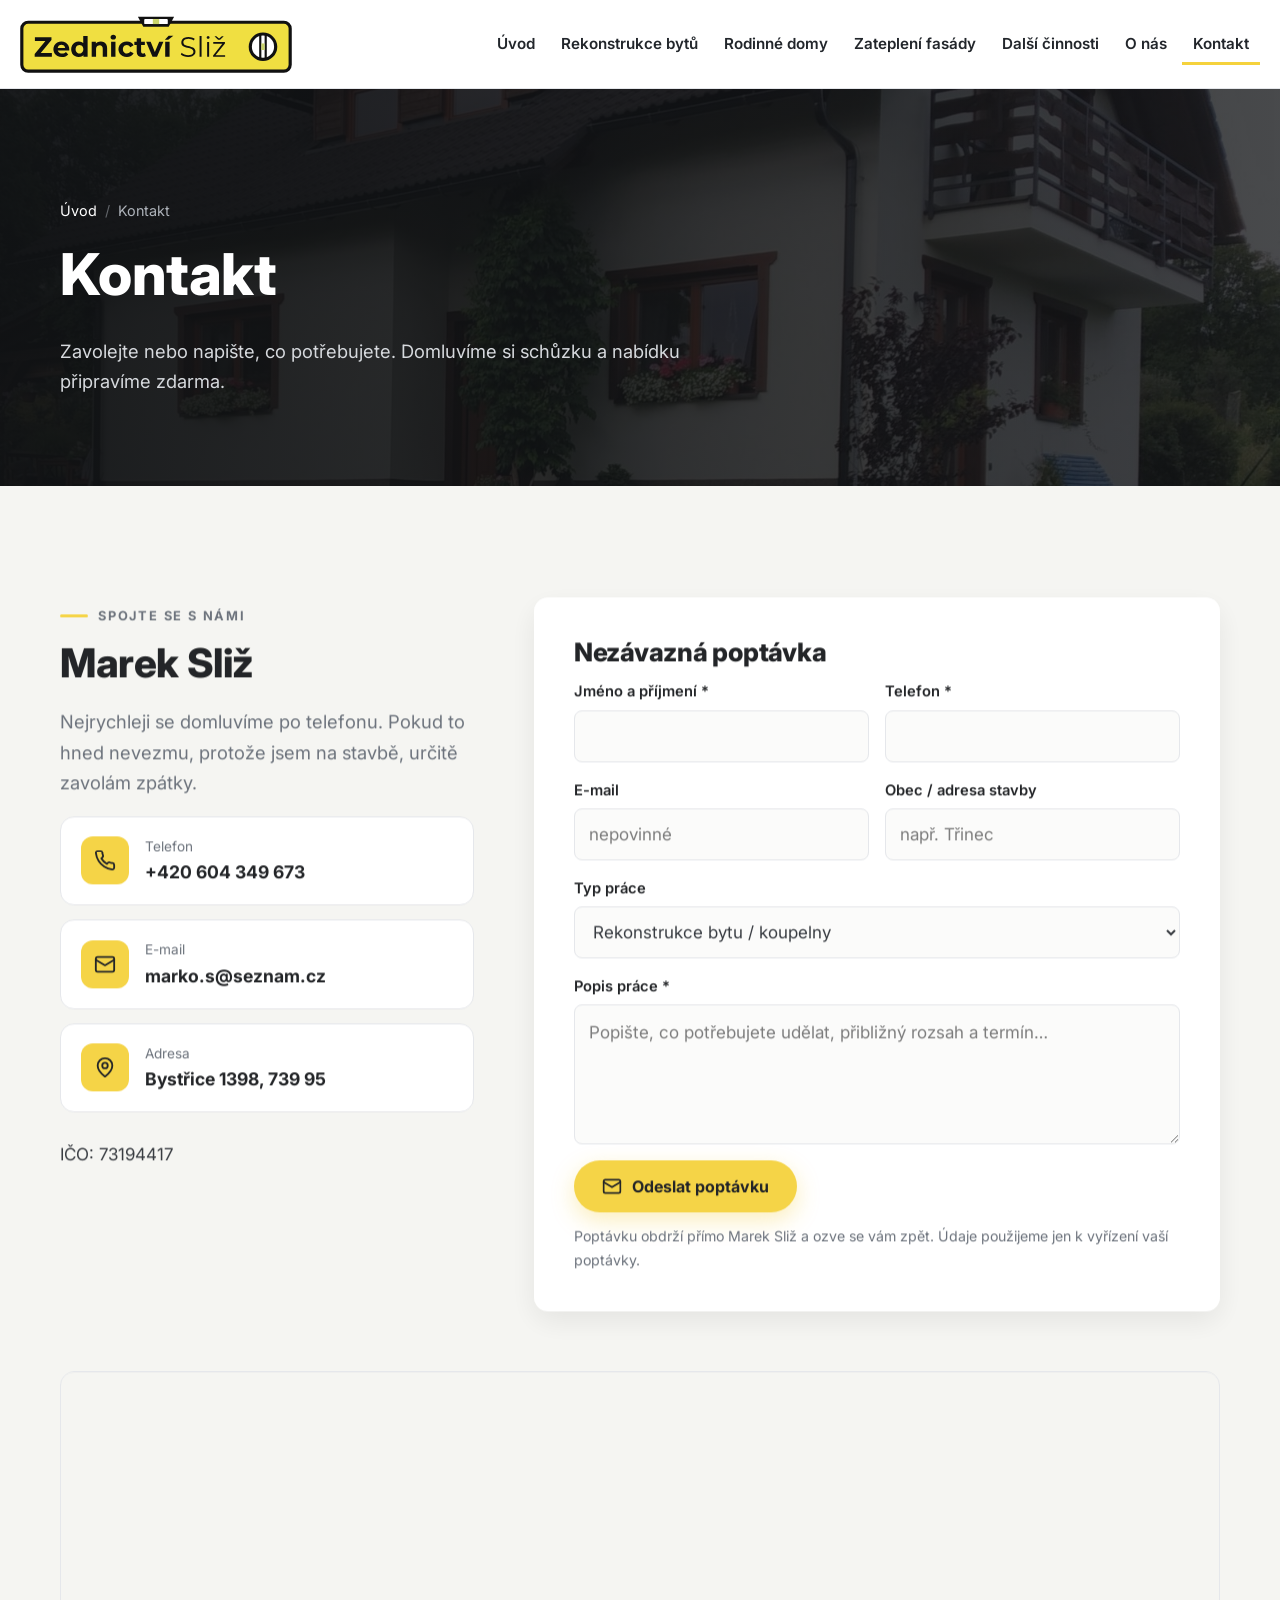
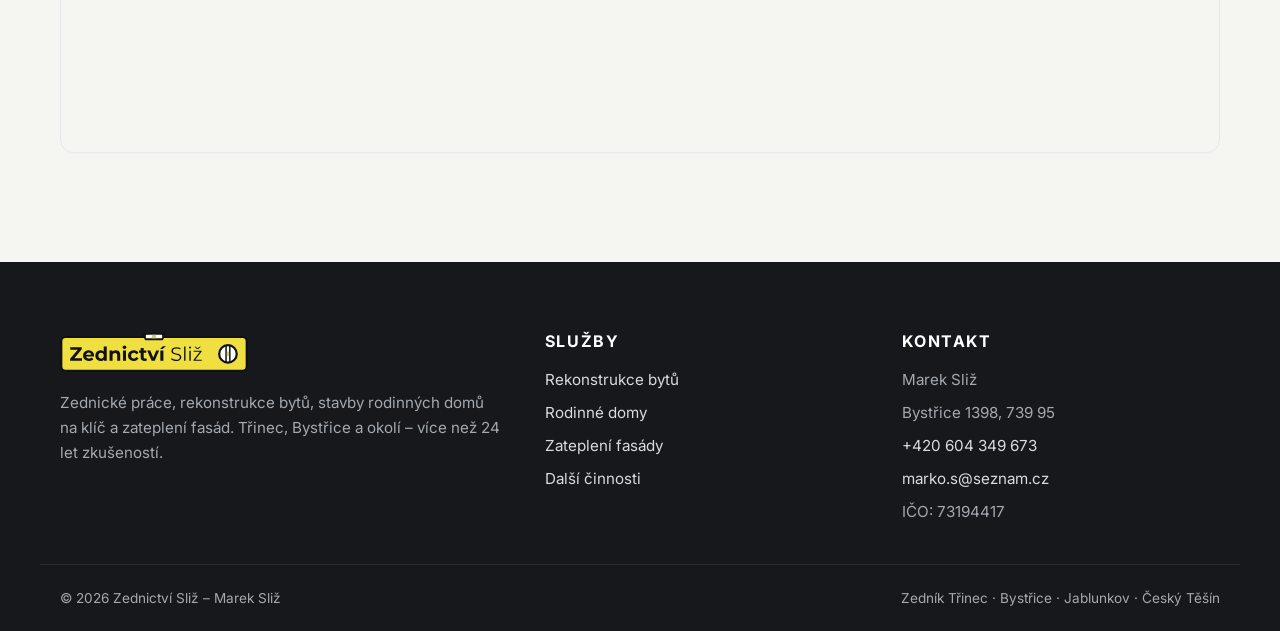
<file: kontakt/index.html>
<!doctype html><html lang="cs"><head><meta charset="utf-8"><title>Přesměrování…</title><link rel="canonical" href="https://www.zedniktrinec.cz/kontakt.html"><meta name="robots" content="noindex"><meta http-equiv="refresh" content="0; url=../kontakt.html"></head><body><p>Stránka se přesunula: <a href="../kontakt.html">pokračovat</a></p></body></html>
</file>
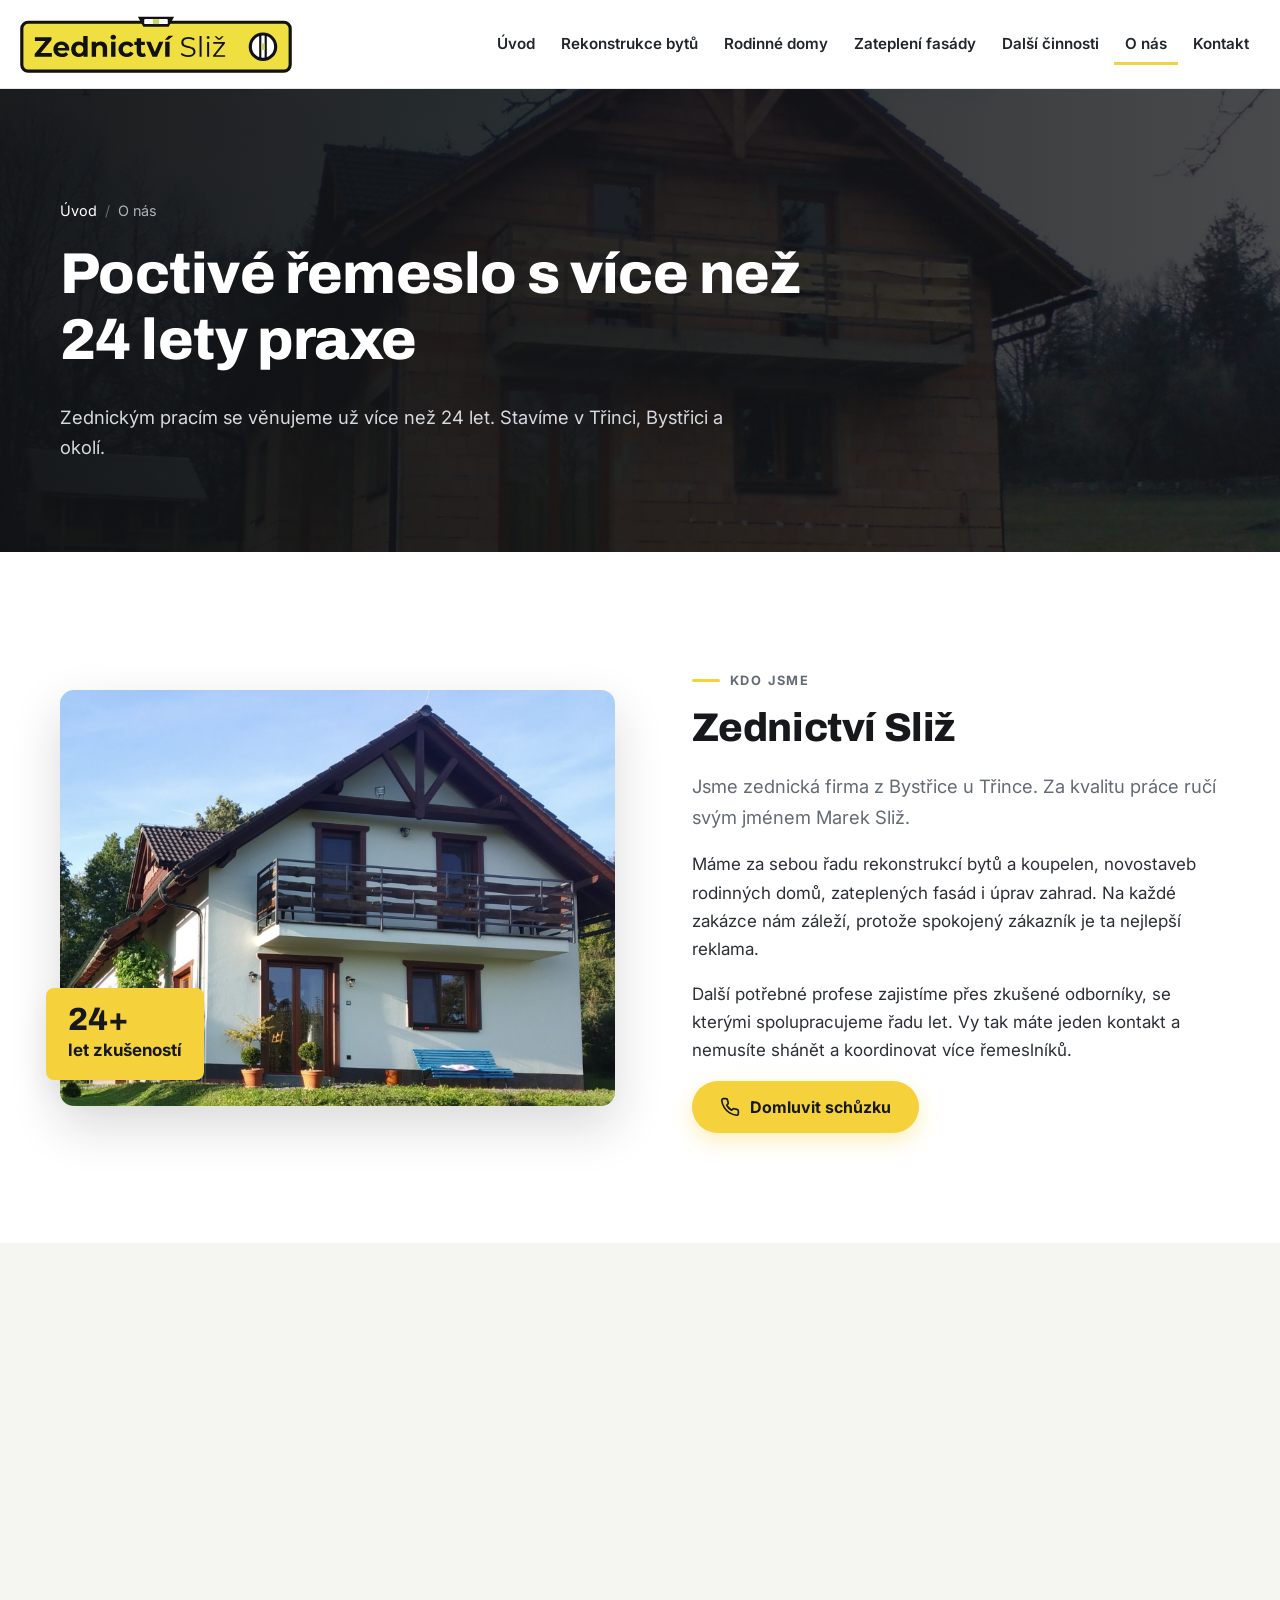
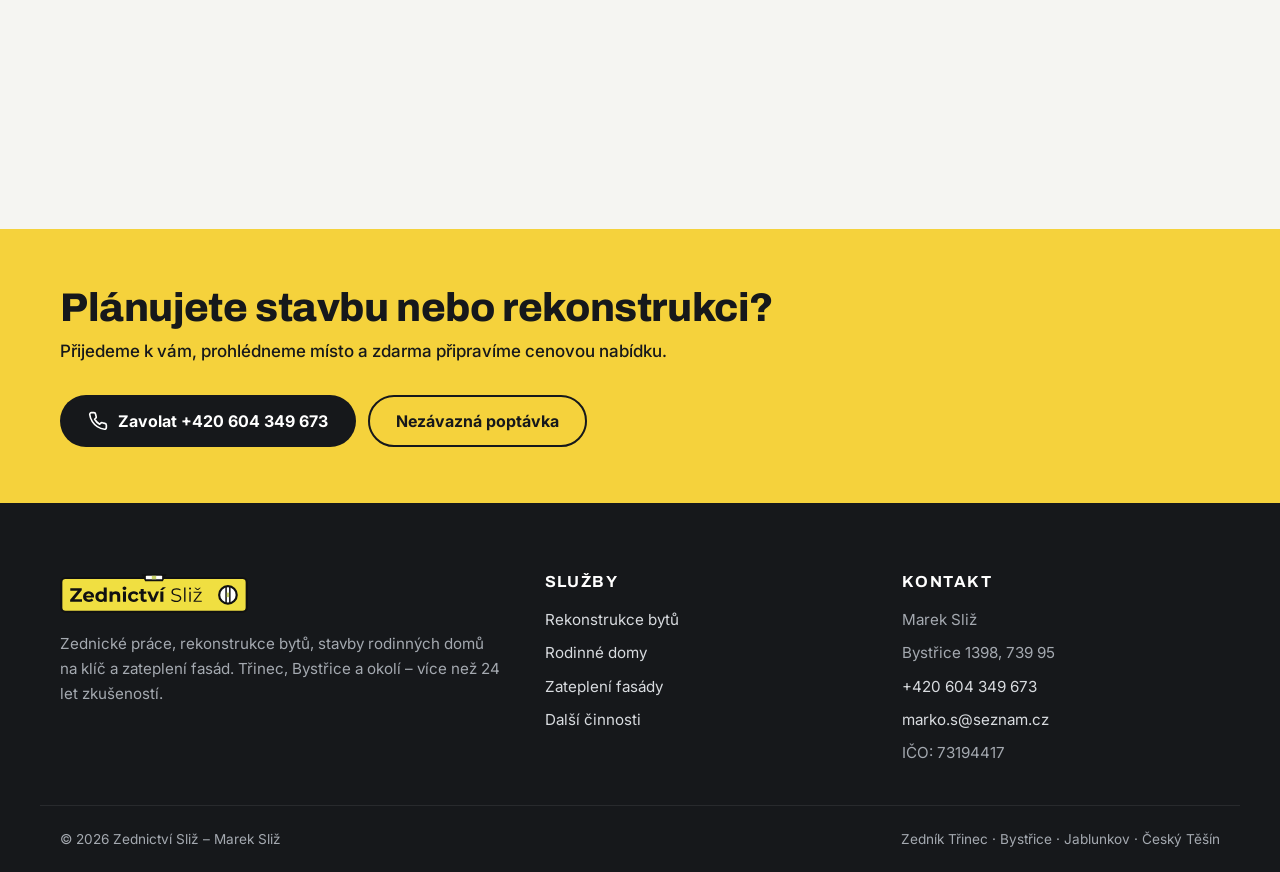
<file: o-nas/index.html>
<!doctype html><html lang="cs"><head><meta charset="utf-8"><title>Přesměrování…</title><link rel="canonical" href="https://www.zedniktrinec.cz/o-nas.html"><meta name="robots" content="noindex"><meta http-equiv="refresh" content="0; url=../o-nas.html"></head><body><p>Stránka se přesunula: <a href="../o-nas.html">pokračovat</a></p></body></html>
</file>
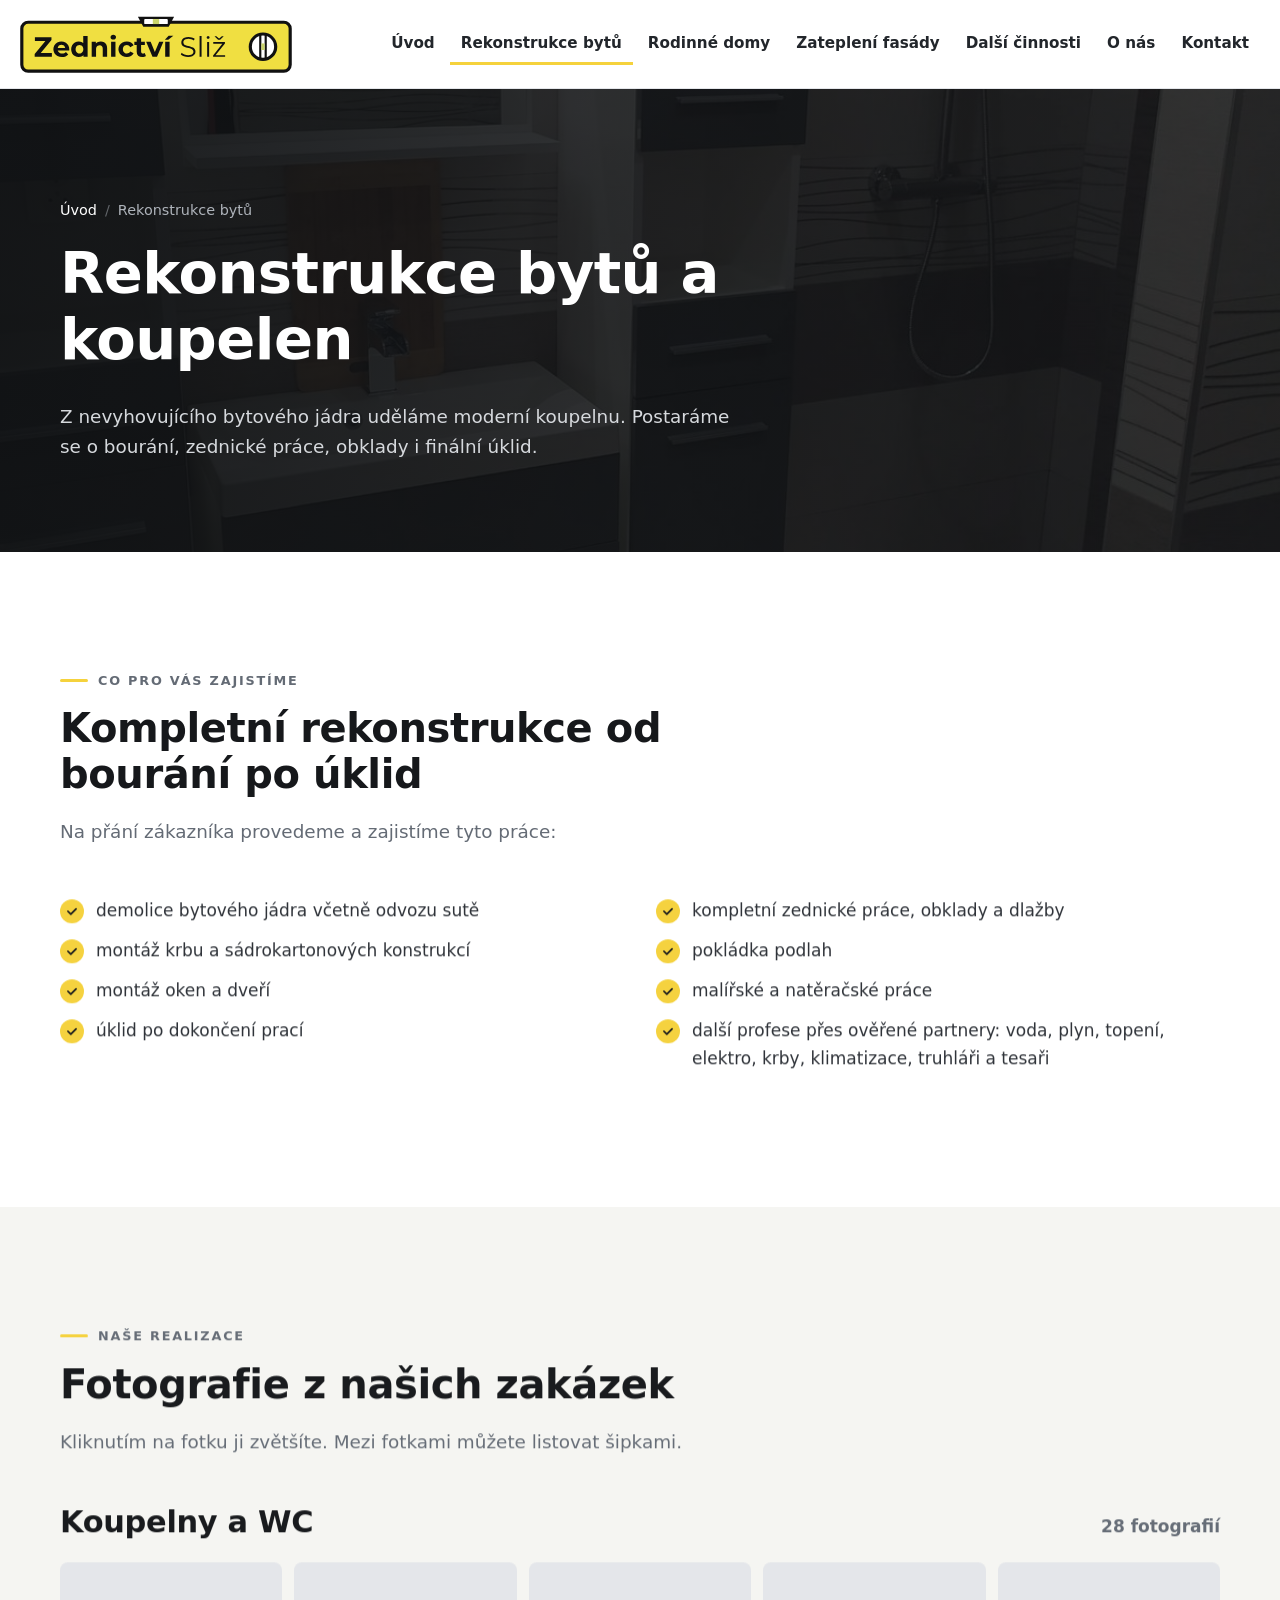
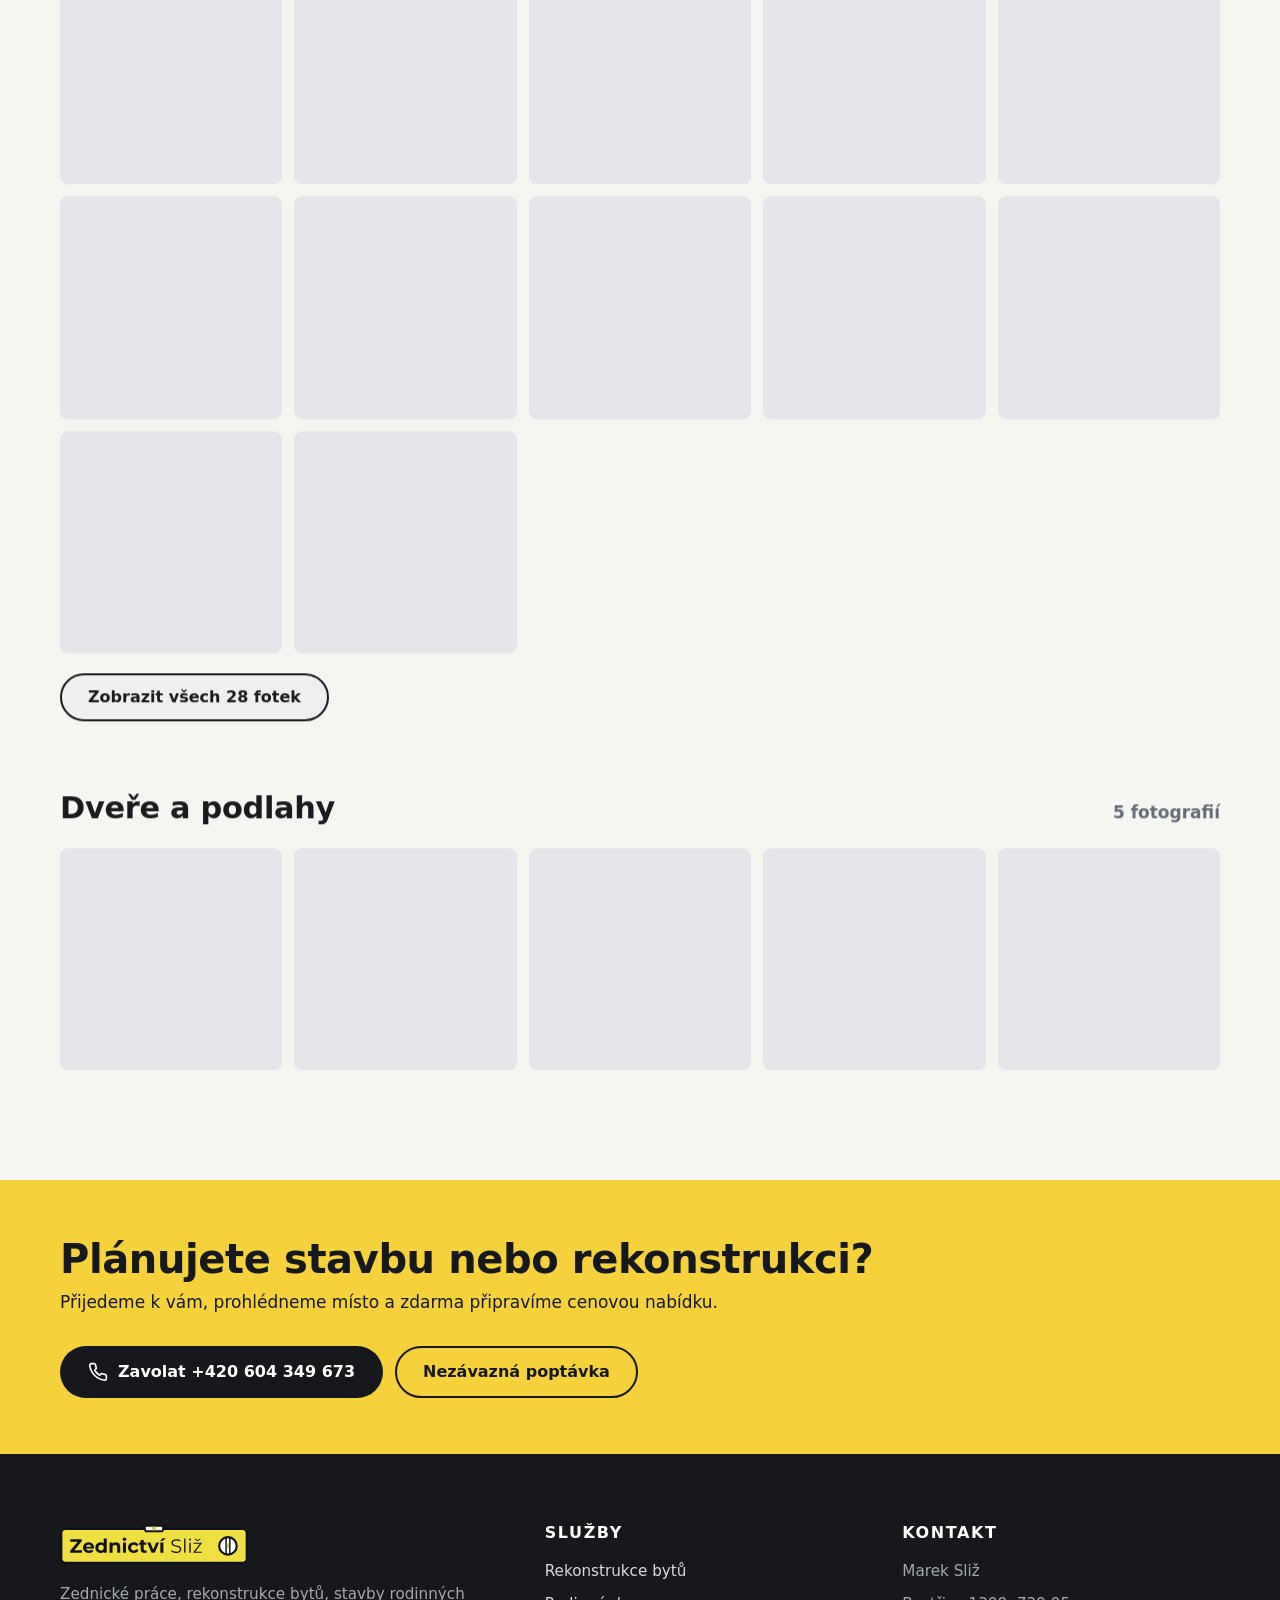
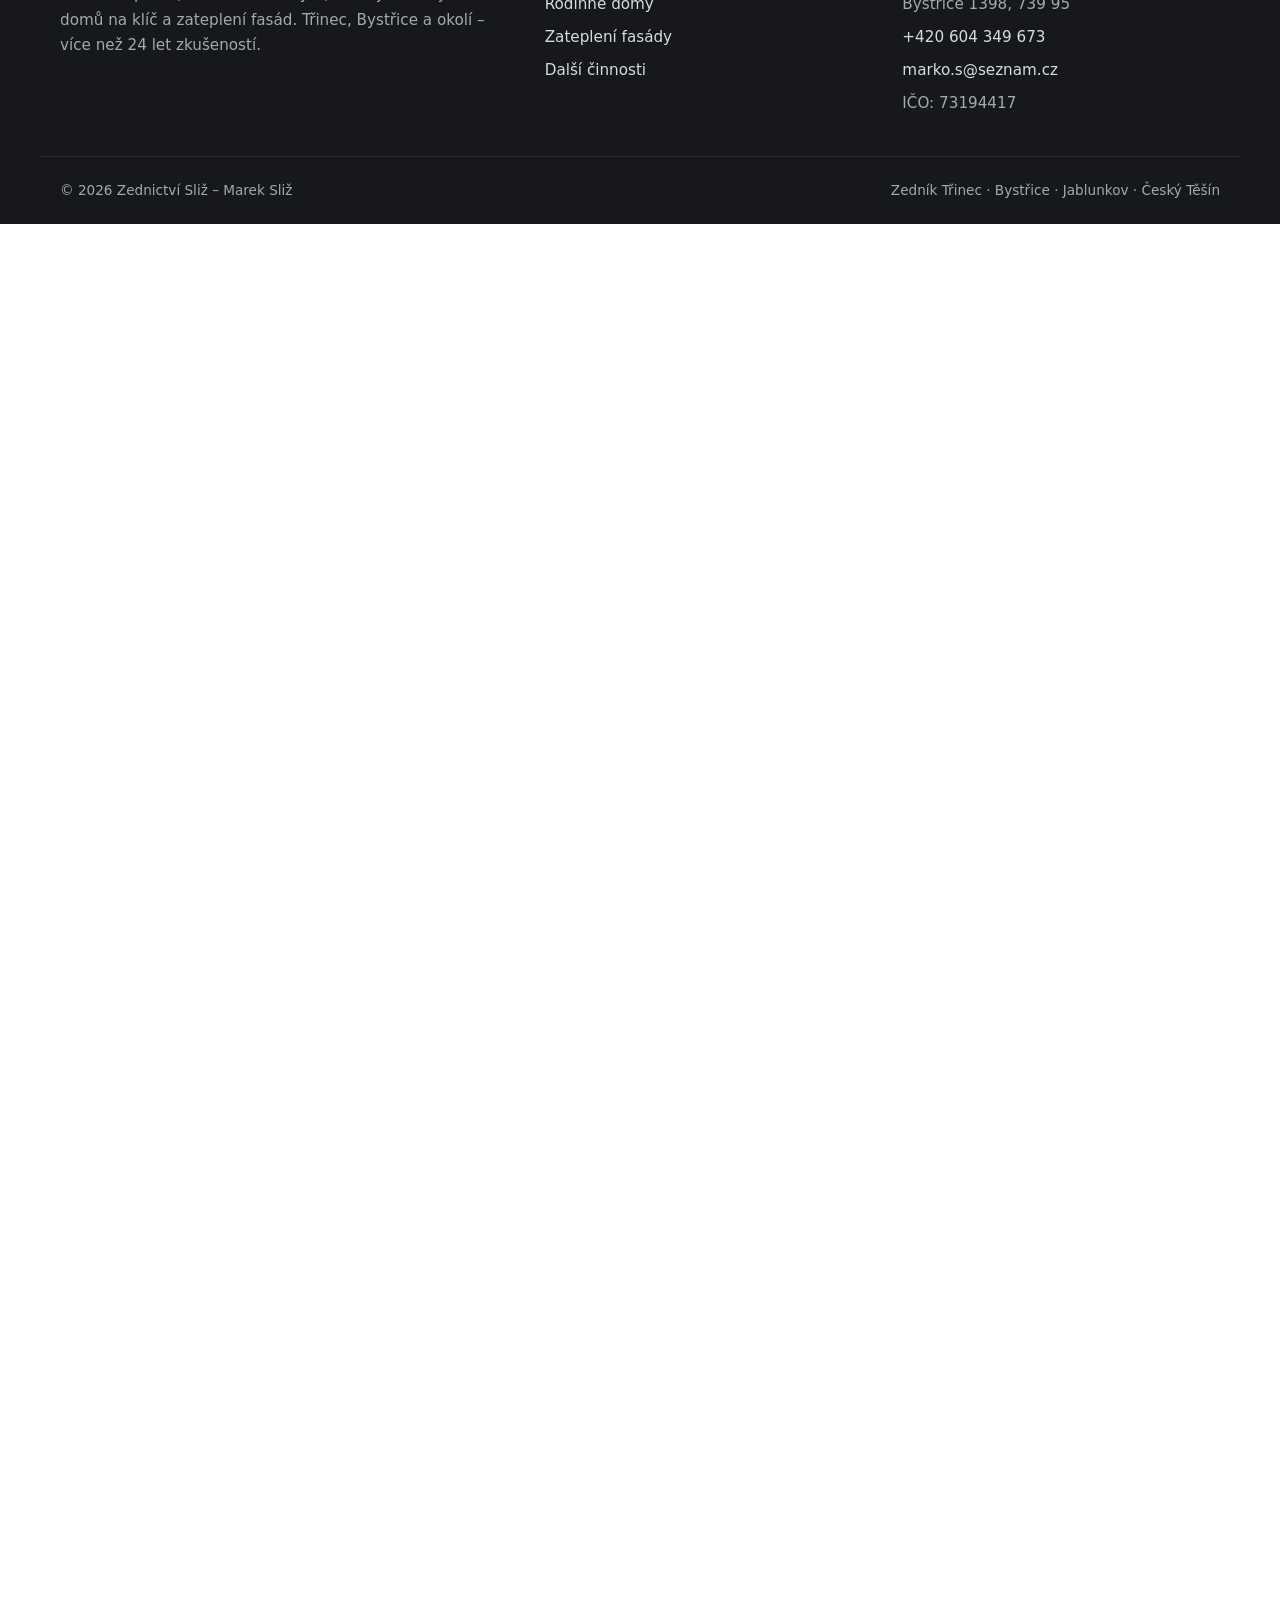
<file: rekonstrukce/index.html>
<!doctype html><html lang="cs"><head><meta charset="utf-8"><title>Přesměrování…</title><link rel="canonical" href="https://www.zedniktrinec.cz/rekonstrukce-bytu.html"><meta name="robots" content="noindex"><meta http-equiv="refresh" content="0; url=../rekonstrukce-bytu.html"></head><body><p>Stránka se přesunula: <a href="../rekonstrukce-bytu.html">pokračovat</a></p></body></html>
</file>
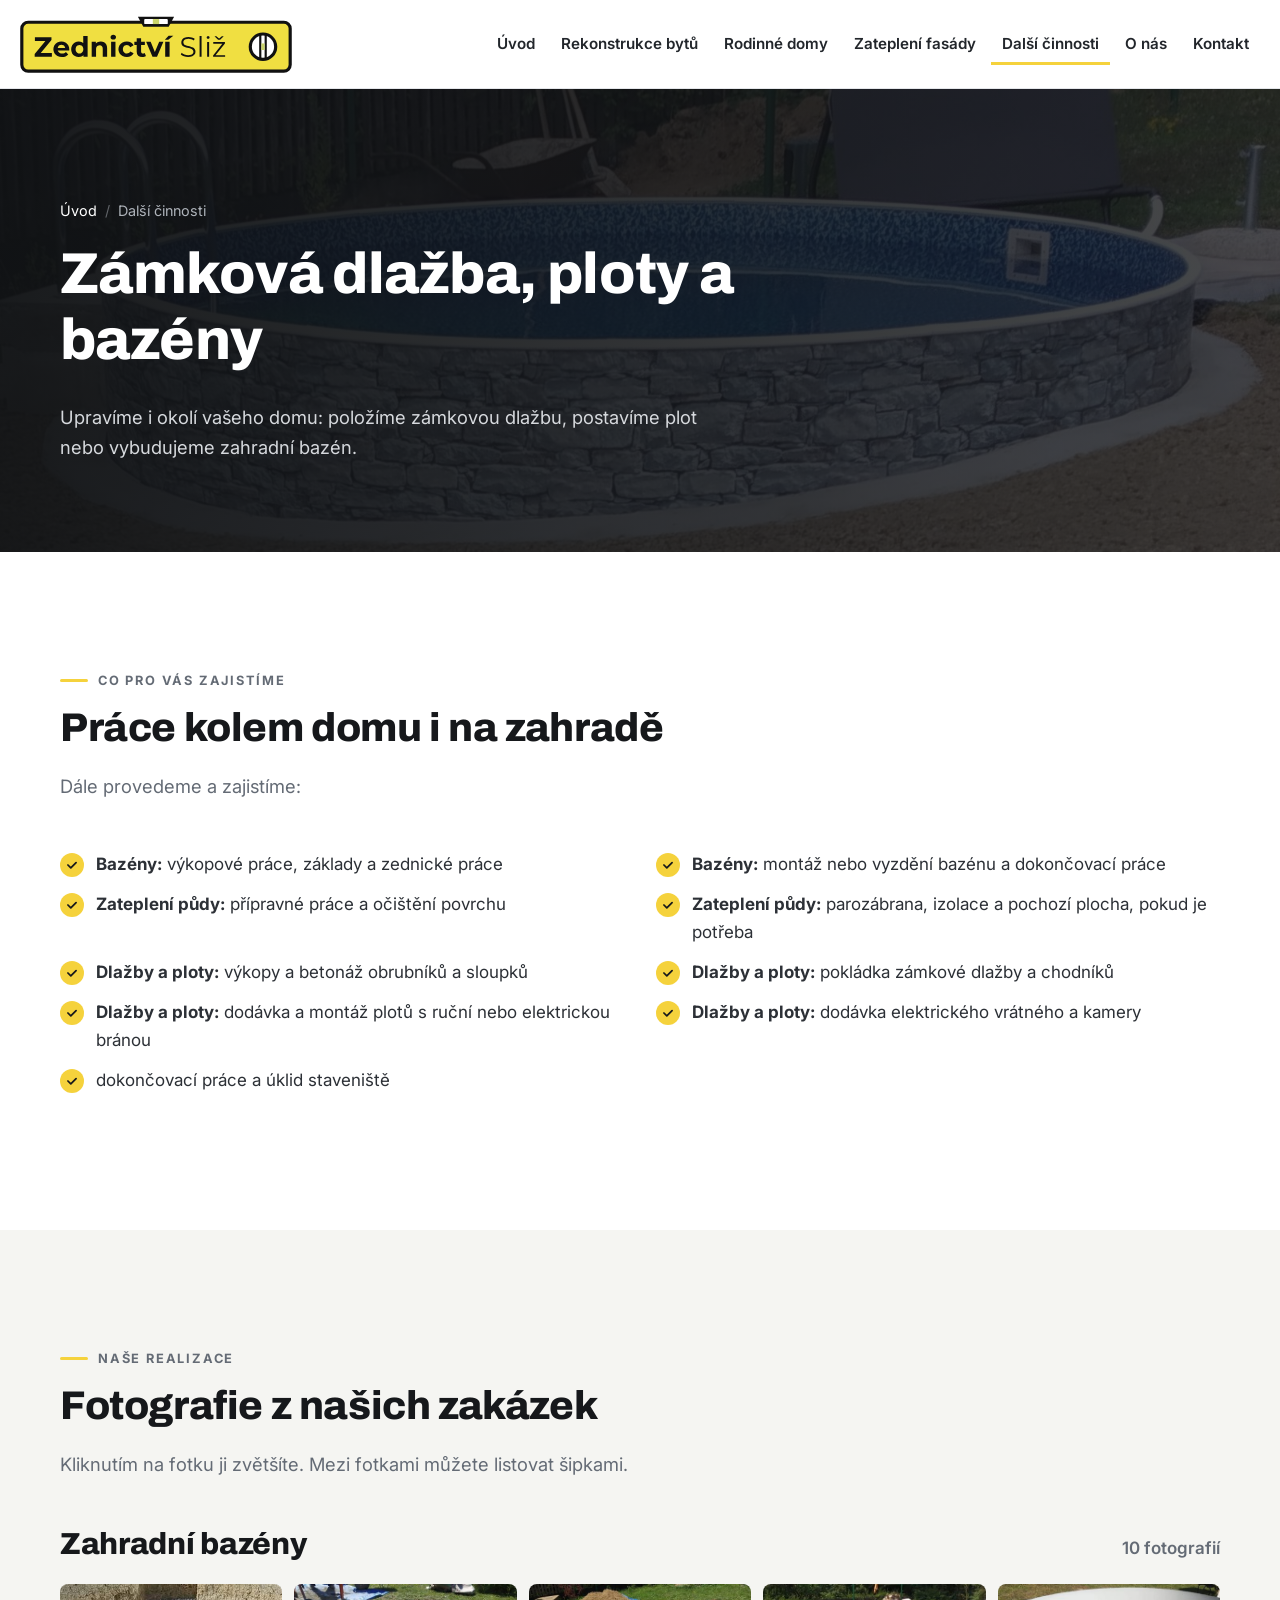
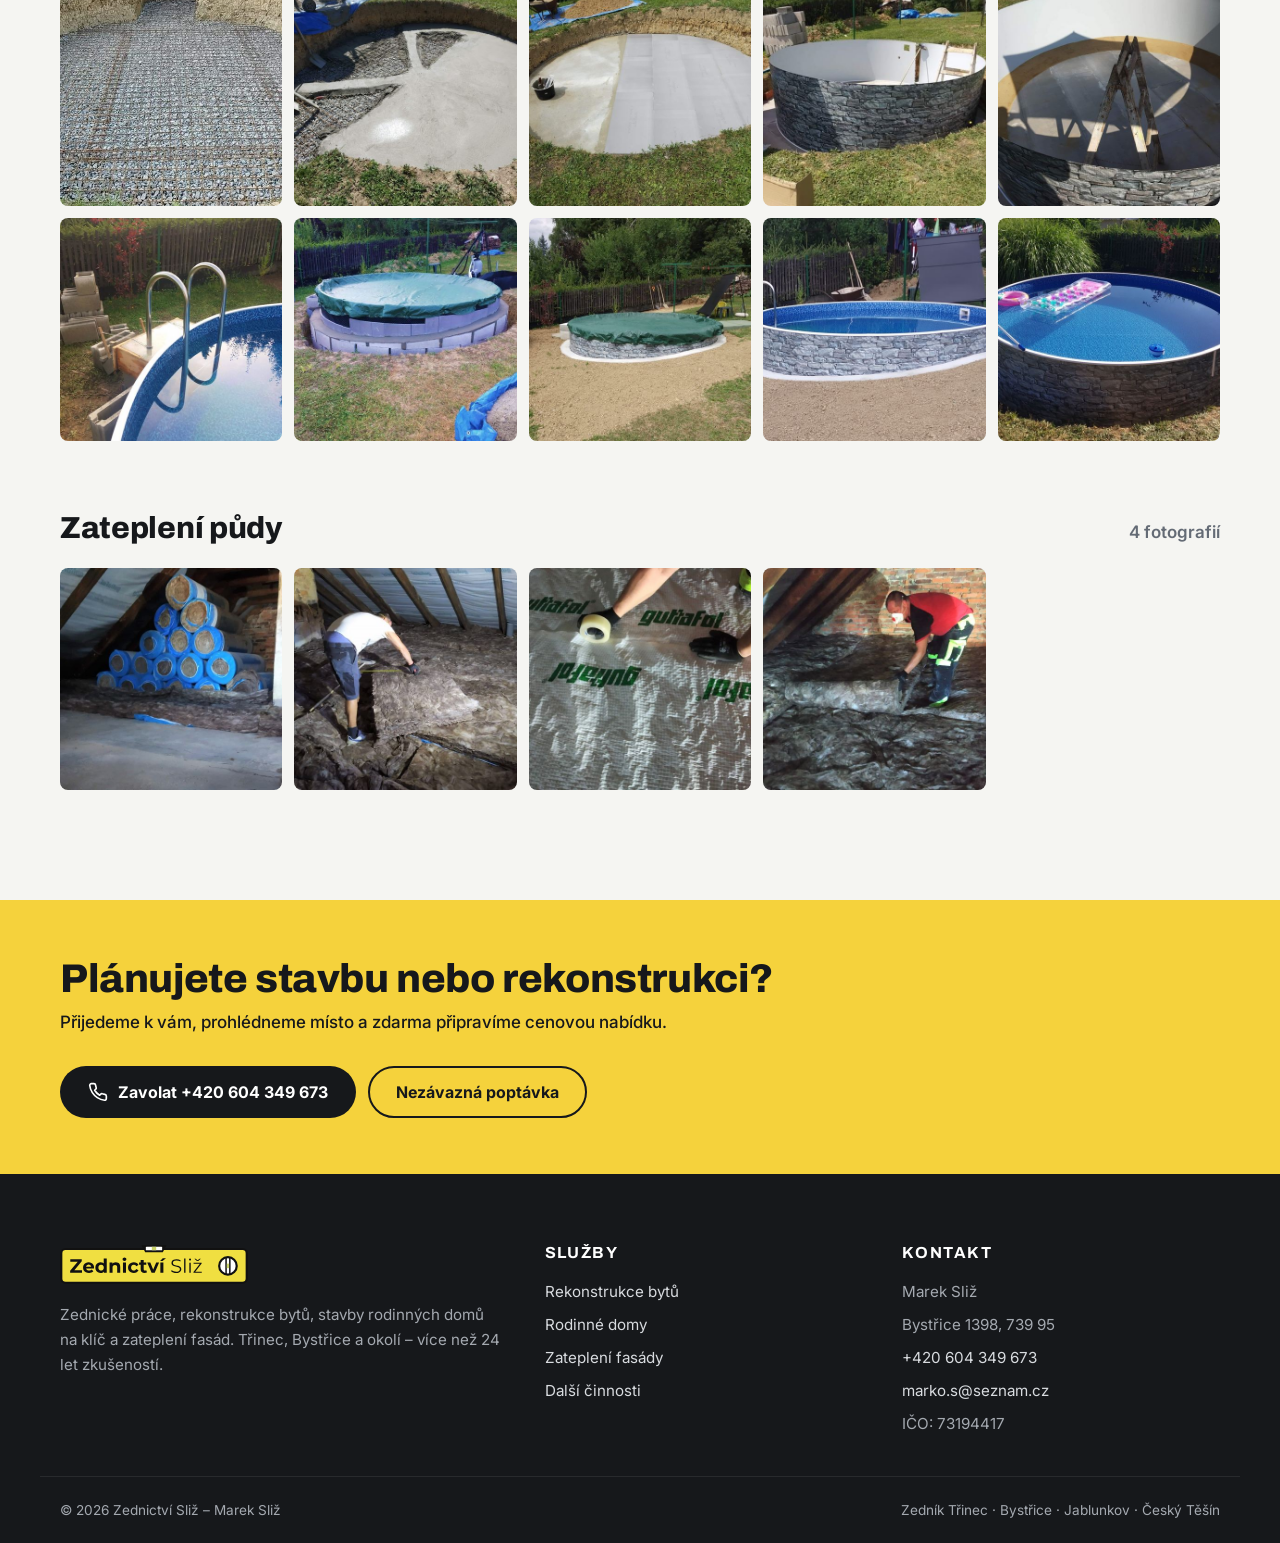
<file: dalsi-cinnosti.html>
<!doctype html>
<html lang="cs" class="no-js">
<head>
  <meta charset="utf-8">
  <meta name="viewport" content="width=device-width, initial-scale=1">
  <title>Zámková dlažba, ploty a bazény Třinec | Zednictví Sliž</title>
  <meta name="description" content="Pokládka zámkové dlažby, chodníků, stavba plotů s bránou, zahradní bazény a zateplení půd v Třinci, Bystřici a okolí.">
  <link rel="canonical" href="https://www.zedniktrinec.cz/dalsi-cinnosti.html">
  <meta name="theme-color" content="#16181b">

  <meta property="og:type" content="website">
  <meta property="og:locale" content="cs_CZ">
  <meta property="og:site_name" content="Zednictví Sliž">
  <meta property="og:title" content="Zámková dlažba, ploty a bazény Třinec | Zednictví Sliž">
  <meta property="og:description" content="Pokládka zámkové dlažby, chodníků, stavba plotů s bránou, zahradní bazény a zateplení půd v Třinci, Bystřici a okolí.">
  <meta property="og:url" content="https://www.zedniktrinec.cz/dalsi-cinnosti.html">
  <meta property="og:image" content="https://www.zedniktrinec.cz/img/og-image.jpg">
  <meta name="twitter:card" content="summary_large_image">

  <link rel="icon" href="img/favicon.svg" type="image/svg+xml">
  <link rel="apple-touch-icon" href="img/apple-touch-icon.png">
  <link rel="preconnect" href="https://fonts.googleapis.com">
  <link rel="preconnect" href="https://fonts.gstatic.com" crossorigin>
  <link rel="stylesheet" href="https://fonts.googleapis.com/css2?family=Archivo:wght@700;800&family=Inter:wght@400;500;600;700&display=swap">
  <link rel="stylesheet" href="css/style.css">
  <script type="application/ld+json">{"@context": "https://schema.org", "@type": "HomeAndConstructionBusiness", "@id": "https://www.zedniktrinec.cz/#firma", "name": "Zednictví Sliž", "description": "Zednické práce, rekonstrukce bytů a koupelen, stavby rodinných domů na klíč a zateplení fasád – Třinec, Bystřice a okolí.", "url": "https://www.zedniktrinec.cz/", "logo": "https://www.zedniktrinec.cz/img/logo.png", "image": "https://www.zedniktrinec.cz/img/og-image.jpg", "telephone": "+420604349673", "email": "marko.s@seznam.cz", "founder": {"@type": "Person", "name": "Marek Sliž"}, "taxID": "73194417", "address": {"@type": "PostalAddress", "streetAddress": "Bystřice 1398", "addressLocality": "Bystřice", "postalCode": "739 95", "addressRegion": "Moravskoslezský kraj", "addressCountry": "CZ"}, "areaServed": ["Třinec", "Bystřice", "Vendryně", "Hrádek", "Nýdek", "Návsí", "Jablunkov", "Český Těšín", "Frýdek-Místek"]}</script>
  <script type="application/ld+json">{"@context": "https://schema.org", "@type": "BreadcrumbList", "itemListElement": [{"@type": "ListItem", "position": 1, "name": "Úvod", "item": "https://www.zedniktrinec.cz/"}, {"@type": "ListItem", "position": 2, "name": "Další činnosti", "item": "https://www.zedniktrinec.cz/dalsi-cinnosti.html"}]}</script>
</head><body>
  <a class="skip-link" href="#obsah">Přeskočit na obsah</a>
  <header class="site-header">
    <div class="container header-inner">
      <a class="logo" href="index.html" aria-label="Zednictví Sliž – úvodní stránka">
        <img src="img/logo.svg" alt="Zednictví Sliž" width="300" height="64">
      </a>
      <nav class="nav" id="menu" aria-label="Hlavní menu">
        <a href="index.html">Úvod</a>
        <a href="rekonstrukce-bytu.html">Rekonstrukce bytů</a>
        <a href="rodinne-domy.html">Rodinné domy</a>
        <a href="zatepleni-fasady.html">Zateplení fasády</a>
        <a href="dalsi-cinnosti.html" aria-current="page">Další činnosti</a>
        <a href="o-nas.html">O nás</a>
        <a href="kontakt.html">Kontakt</a>
        <a class="btn btn--primary nav-cta-mobile" href="tel:+420604349673"><svg viewBox="0 0 24 24" fill="none" stroke="currentColor" stroke-width="2" stroke-linecap="round" stroke-linejoin="round" aria-hidden="true"><path d="M22 16.9v3a2 2 0 0 1-2.2 2 19.8 19.8 0 0 1-8.6-3.1 19.5 19.5 0 0 1-6-6A19.8 19.8 0 0 1 2.1 4.2 2 2 0 0 1 4.1 2h3a2 2 0 0 1 2 1.7c.1 1 .4 1.9.7 2.8a2 2 0 0 1-.5 2.1L8 9.9a16 16 0 0 0 6 6l1.3-1.3a2 2 0 0 1 2.1-.4c.9.3 1.8.6 2.8.7a2 2 0 0 1 1.7 2z"/></svg> +420 604 349 673</a>
      </nav>
      <a class="btn btn--primary header-cta" href="tel:+420604349673"><svg viewBox="0 0 24 24" fill="none" stroke="currentColor" stroke-width="2" stroke-linecap="round" stroke-linejoin="round" aria-hidden="true"><path d="M22 16.9v3a2 2 0 0 1-2.2 2 19.8 19.8 0 0 1-8.6-3.1 19.5 19.5 0 0 1-6-6A19.8 19.8 0 0 1 2.1 4.2 2 2 0 0 1 4.1 2h3a2 2 0 0 1 2 1.7c.1 1 .4 1.9.7 2.8a2 2 0 0 1-.5 2.1L8 9.9a16 16 0 0 0 6 6l1.3-1.3a2 2 0 0 1 2.1-.4c.9.3 1.8.6 2.8.7a2 2 0 0 1 1.7 2z"/></svg> +420 604 349 673</a>
      <button class="nav-toggle" aria-label="Otevřít menu" aria-controls="menu" aria-expanded="false"><span></span></button>
    </div>
  </header>
  <main id="obsah">
    <section class="page-hero">
      <div class="page-hero__bg"><img src="img/bazen-09.jpg" alt="" width="1600" height="1200"></div>
      <div class="container">
        <ol class="breadcrumbs" aria-label="Drobečková navigace">
          <li><a href="index.html">Úvod</a></li>
          <li aria-current="page">Další činnosti</li>
        </ol>
        <h1>Zámková dlažba, ploty a bazény</h1>
        <p class="lead">Upravíme i okolí vašeho domu: položíme zámkovou dlažbu, postavíme plot nebo vybudujeme zahradní bazén.</p>
      </div>
    </section>
    <section class="section">
      <div class="container">
        <div class="section-head reveal">
          <span class="eyebrow">Co pro vás zajistíme</span>
          <h2>Práce kolem domu i na zahradě</h2>
          <p class="lead">Dále provedeme a zajistíme:</p>
        </div>
        <div class="reveal">
        <ul class="checklist checklist--cols">
          <li><strong>Bazény:</strong> výkopové práce, základy a zednické práce</li>
          <li><strong>Bazény:</strong> montáž nebo vyzdění bazénu a dokončovací práce</li>
          <li><strong>Zateplení půdy:</strong> přípravné práce a očištění povrchu</li>
          <li><strong>Zateplení půdy:</strong> parozábrana, izolace a pochozí plocha, pokud je potřeba</li>
          <li><strong>Dlažby a ploty:</strong> výkopy a betonáž obrubníků a sloupků</li>
          <li><strong>Dlažby a ploty:</strong> pokládka zámkové dlažby a chodníků</li>
          <li><strong>Dlažby a ploty:</strong> dodávka a montáž plotů s ruční nebo elektrickou bránou</li>
          <li><strong>Dlažby a ploty:</strong> dodávka elektrického vrátného a kamery</li>
          <li>dokončovací práce a úklid staveniště</li>
        </ul>
        </div>
      </div>
    </section>

    <section class="section section--soft">
      <div class="container">
        <div class="section-head reveal">
          <span class="eyebrow">Naše realizace</span>
          <h2>Fotografie z našich zakázek</h2>
          <p class="lead">Kliknutím na fotku ji zvětšíte. Mezi fotkami můžete listovat šipkami.</p>
        </div>
      <div class="gallery-block reveal">
        <div class="gallery-block__head">
          <h2>Zahradní bazény</h2>
          <span>10 fotografií</span>
        </div>
        <div class="gallery" id="g-bazeny">
          <a href="img/bazen-01.jpg"><img src="img/nahled/bazen-01.jpg" alt="Stavba zahradního bazénu – foto 1" width="640" height="343" loading="lazy" decoding="async"></a>
          <a href="img/bazen-02.jpg"><img src="img/nahled/bazen-02.jpg" alt="Stavba zahradního bazénu – foto 2" width="640" height="480" loading="lazy" decoding="async"></a>
          <a href="img/bazen-03.jpg"><img src="img/nahled/bazen-03.jpg" alt="Stavba zahradního bazénu – foto 3" width="640" height="480" loading="lazy" decoding="async"></a>
          <a href="img/bazen-04.jpg"><img src="img/nahled/bazen-04.jpg" alt="Stavba zahradního bazénu – foto 4" width="640" height="480" loading="lazy" decoding="async"></a>
          <a href="img/bazen-05.jpg"><img src="img/nahled/bazen-05.jpg" alt="Stavba zahradního bazénu – foto 5" width="640" height="480" loading="lazy" decoding="async"></a>
          <a href="img/bazen-06.jpg"><img src="img/nahled/bazen-06.jpg" alt="Stavba zahradního bazénu – foto 6" width="480" height="640" loading="lazy" decoding="async"></a>
          <a href="img/bazen-07.jpg"><img src="img/nahled/bazen-07.jpg" alt="Stavba zahradního bazénu – foto 7" width="640" height="480" loading="lazy" decoding="async"></a>
          <a href="img/bazen-08.jpg"><img src="img/nahled/bazen-08.jpg" alt="Stavba zahradního bazénu – foto 8" width="640" height="480" loading="lazy" decoding="async"></a>
          <a href="img/bazen-09.jpg"><img src="img/nahled/bazen-09.jpg" alt="Stavba zahradního bazénu – foto 9" width="640" height="480" loading="lazy" decoding="async"></a>
          <a href="img/bazen-10.jpg"><img src="img/nahled/bazen-10.jpg" alt="Stavba zahradního bazénu – foto 10" width="640" height="480" loading="lazy" decoding="async"></a>
        </div>
      </div>
      <div class="gallery-block reveal">
        <div class="gallery-block__head">
          <h2>Zateplení půdy</h2>
          <span>4 fotografií</span>
        </div>
        <div class="gallery" id="g-puda2">
          <a href="img/zatepleni-pudy-dalsi-01.jpg"><img src="img/nahled/zatepleni-pudy-dalsi-01.jpg" alt="Zateplení půdy – foto 1" width="640" height="480" loading="lazy" decoding="async"></a>
          <a href="img/zatepleni-pudy-dalsi-02.jpg"><img src="img/nahled/zatepleni-pudy-dalsi-02.jpg" alt="Zateplení půdy – foto 2" width="476" height="640" loading="lazy" decoding="async"></a>
          <a href="img/zatepleni-pudy-dalsi-03.jpg"><img src="img/nahled/zatepleni-pudy-dalsi-03.jpg" alt="Zateplení půdy – foto 3" width="640" height="480" loading="lazy" decoding="async"></a>
          <a href="img/zatepleni-pudy-dalsi-04.jpg"><img src="img/nahled/zatepleni-pudy-dalsi-04.jpg" alt="Zateplení půdy – foto 4" width="640" height="479" loading="lazy" decoding="async"></a>
        </div>
      </div>
      </div>
    </section>
    <section class="cta-band">
      <div class="container cta-band__inner">
        <div>
          <h2>Plánujete stavbu nebo rekonstrukci?</h2>
          <p>Přijedeme k vám, prohlédneme místo a zdarma připravíme cenovou nabídku.</p>
        </div>
        <div class="cta-band__actions">
          <a class="btn btn--dark" href="tel:+420604349673"><svg viewBox="0 0 24 24" fill="none" stroke="currentColor" stroke-width="2" stroke-linecap="round" stroke-linejoin="round" aria-hidden="true"><path d="M22 16.9v3a2 2 0 0 1-2.2 2 19.8 19.8 0 0 1-8.6-3.1 19.5 19.5 0 0 1-6-6A19.8 19.8 0 0 1 2.1 4.2 2 2 0 0 1 4.1 2h3a2 2 0 0 1 2 1.7c.1 1 .4 1.9.7 2.8a2 2 0 0 1-.5 2.1L8 9.9a16 16 0 0 0 6 6l1.3-1.3a2 2 0 0 1 2.1-.4c.9.3 1.8.6 2.8.7a2 2 0 0 1 1.7 2z"/></svg> Zavolat +420 604 349 673</a>
          <a class="btn btn--outline" href="kontakt.html#poptavka">Nezávazná poptávka</a>
        </div>
      </div>
    </section>
  </main>

  <footer class="site-footer">
    <div class="container footer-grid">
      <div>
        <img class="footer-logo" src="img/logo.svg" alt="Zednictví Sliž" width="300" height="64" loading="lazy">
        <p>Zednické práce, rekonstrukce bytů, stavby rodinných domů na klíč a zateplení fasád. Třinec, Bystřice a okolí – více než 24 let zkušeností.</p>
      </div>
      <div>
        <h3>Služby</h3>
        <ul>
            <li><a href="rekonstrukce-bytu.html">Rekonstrukce bytů</a></li>
            <li><a href="rodinne-domy.html">Rodinné domy</a></li>
            <li><a href="zatepleni-fasady.html">Zateplení fasády</a></li>
            <li><a href="dalsi-cinnosti.html">Další činnosti</a></li>
        </ul>
      </div>
      <div>
        <h3>Kontakt</h3>
        <ul>
          <li>Marek Sliž</li>
          <li>Bystřice 1398, 739 95</li>
          <li><a href="tel:+420604349673">+420 604 349 673</a></li>
          <li><a href="mailto:marko.s@seznam.cz">marko.s@seznam.cz</a></li>
          <li>IČO: 73194417</li>
        </ul>
      </div>
    </div>
    <div class="container footer-bottom">
      <span>© <span data-year>2026</span> Zednictví Sliž – Marek Sliž</span>
      <span>Zedník Třinec · Bystřice · Jablunkov · Český Těšín</span>
    </div>
  </footer>

  <div class="call-bar">
    <a href="tel:+420604349673"><svg viewBox="0 0 24 24" fill="none" stroke="currentColor" stroke-width="2" stroke-linecap="round" stroke-linejoin="round" aria-hidden="true"><path d="M22 16.9v3a2 2 0 0 1-2.2 2 19.8 19.8 0 0 1-8.6-3.1 19.5 19.5 0 0 1-6-6A19.8 19.8 0 0 1 2.1 4.2 2 2 0 0 1 4.1 2h3a2 2 0 0 1 2 1.7c.1 1 .4 1.9.7 2.8a2 2 0 0 1-.5 2.1L8 9.9a16 16 0 0 0 6 6l1.3-1.3a2 2 0 0 1 2.1-.4c.9.3 1.8.6 2.8.7a2 2 0 0 1 1.7 2z"/></svg> Zavolat</a>
    <a href="kontakt.html#poptavka"><svg viewBox="0 0 24 24" fill="none" stroke="currentColor" stroke-width="2" stroke-linecap="round" stroke-linejoin="round" aria-hidden="true"><rect x="2" y="4" width="20" height="16" rx="2"/><path d="M22 7l-10 6L2 7"/></svg> Poptávka</a>
  </div>

  <script src="js/main.js" defer></script>
</body>
</html>
</file>
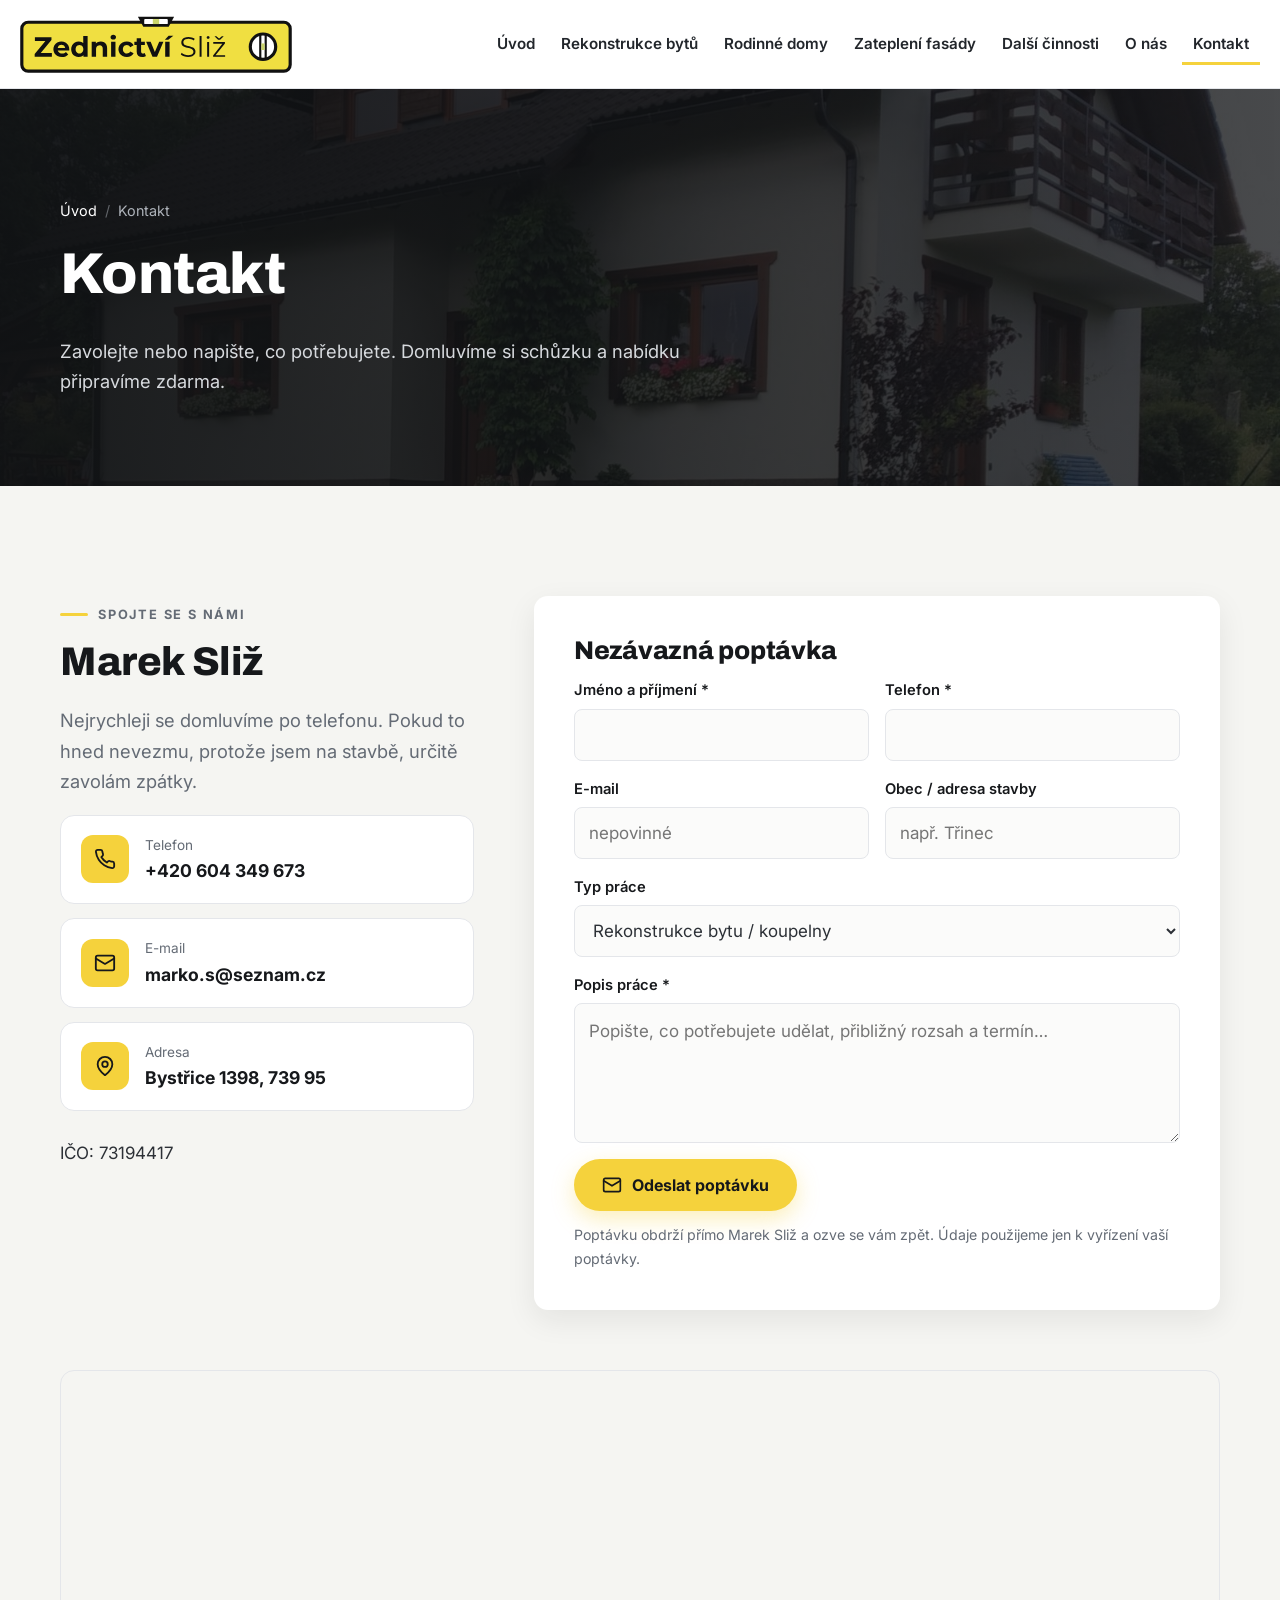
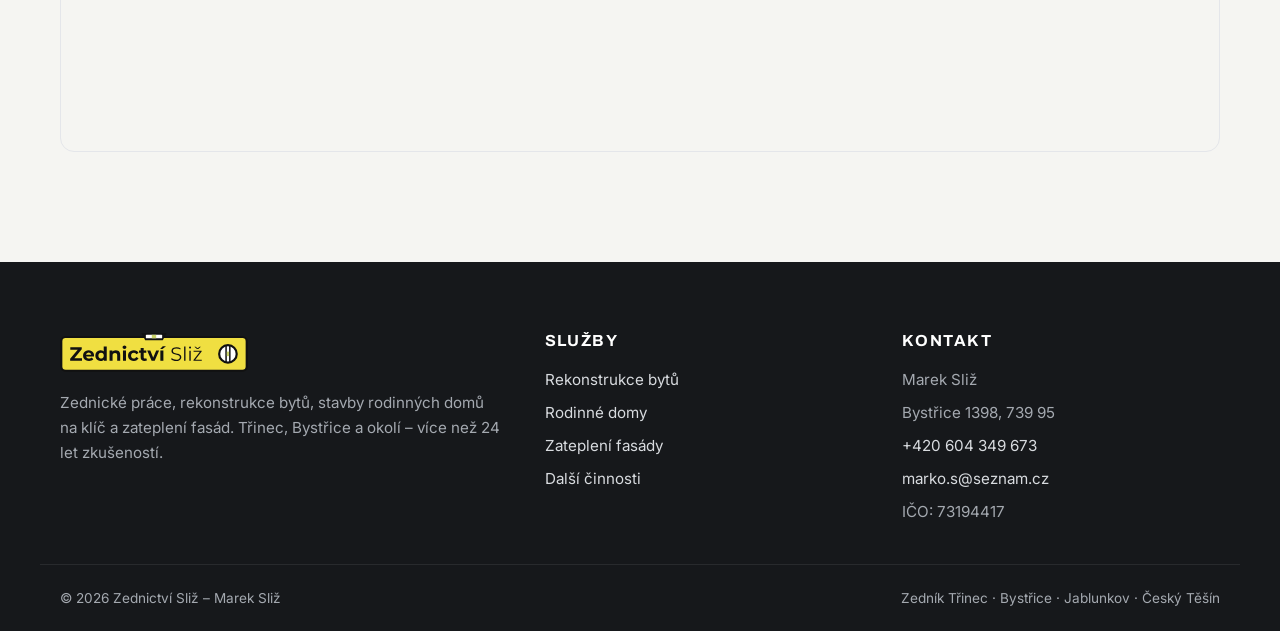
<file: kontakt.html>
<!doctype html>
<html lang="cs" class="no-js">
<head>
  <meta charset="utf-8">
  <meta name="viewport" content="width=device-width, initial-scale=1">
  <title>Kontakt – zedník Třinec, Bystřice | Zednictví Sliž</title>
  <meta name="description" content="Kontaktujte Zednictví Sliž – Marek Sliž, Bystřice 1398. Tel. +420 604 349 673. Nezávazná poptávka a nacenění zdarma.">
  <link rel="canonical" href="https://www.zedniktrinec.cz/kontakt.html">
  <meta name="theme-color" content="#16181b">

  <meta property="og:type" content="website">
  <meta property="og:locale" content="cs_CZ">
  <meta property="og:site_name" content="Zednictví Sliž">
  <meta property="og:title" content="Kontakt – zedník Třinec, Bystřice | Zednictví Sliž">
  <meta property="og:description" content="Kontaktujte Zednictví Sliž – Marek Sliž, Bystřice 1398. Tel. +420 604 349 673. Nezávazná poptávka a nacenění zdarma.">
  <meta property="og:url" content="https://www.zedniktrinec.cz/kontakt.html">
  <meta property="og:image" content="https://www.zedniktrinec.cz/img/og-image.jpg">
  <meta name="twitter:card" content="summary_large_image">

  <link rel="icon" href="img/favicon.svg" type="image/svg+xml">
  <link rel="apple-touch-icon" href="img/apple-touch-icon.png">
  <link rel="preconnect" href="https://fonts.googleapis.com">
  <link rel="preconnect" href="https://fonts.gstatic.com" crossorigin>
  <link rel="stylesheet" href="https://fonts.googleapis.com/css2?family=Archivo:wght@700;800&family=Inter:wght@400;500;600;700&display=swap">
  <link rel="stylesheet" href="css/style.css">
  <script type="application/ld+json">{"@context": "https://schema.org", "@type": "HomeAndConstructionBusiness", "@id": "https://www.zedniktrinec.cz/#firma", "name": "Zednictví Sliž", "description": "Zednické práce, rekonstrukce bytů a koupelen, stavby rodinných domů na klíč a zateplení fasád – Třinec, Bystřice a okolí.", "url": "https://www.zedniktrinec.cz/", "logo": "https://www.zedniktrinec.cz/img/logo.png", "image": "https://www.zedniktrinec.cz/img/og-image.jpg", "telephone": "+420604349673", "email": "marko.s@seznam.cz", "founder": {"@type": "Person", "name": "Marek Sliž"}, "taxID": "73194417", "address": {"@type": "PostalAddress", "streetAddress": "Bystřice 1398", "addressLocality": "Bystřice", "postalCode": "739 95", "addressRegion": "Moravskoslezský kraj", "addressCountry": "CZ"}, "areaServed": ["Třinec", "Bystřice", "Vendryně", "Hrádek", "Nýdek", "Návsí", "Jablunkov", "Český Těšín", "Frýdek-Místek"]}</script>
  <script type="application/ld+json">{"@context": "https://schema.org", "@type": "BreadcrumbList", "itemListElement": [{"@type": "ListItem", "position": 1, "name": "Úvod", "item": "https://www.zedniktrinec.cz/"}, {"@type": "ListItem", "position": 2, "name": "Kontakt", "item": "https://www.zedniktrinec.cz/kontakt.html"}]}</script>
</head><body>
  <a class="skip-link" href="#obsah">Přeskočit na obsah</a>
  <header class="site-header">
    <div class="container header-inner">
      <a class="logo" href="index.html" aria-label="Zednictví Sliž – úvodní stránka">
        <img src="img/logo.svg" alt="Zednictví Sliž" width="300" height="64">
      </a>
      <nav class="nav" id="menu" aria-label="Hlavní menu">
        <a href="index.html">Úvod</a>
        <a href="rekonstrukce-bytu.html">Rekonstrukce bytů</a>
        <a href="rodinne-domy.html">Rodinné domy</a>
        <a href="zatepleni-fasady.html">Zateplení fasády</a>
        <a href="dalsi-cinnosti.html">Další činnosti</a>
        <a href="o-nas.html">O nás</a>
        <a href="kontakt.html" aria-current="page">Kontakt</a>
        <a class="btn btn--primary nav-cta-mobile" href="tel:+420604349673"><svg viewBox="0 0 24 24" fill="none" stroke="currentColor" stroke-width="2" stroke-linecap="round" stroke-linejoin="round" aria-hidden="true"><path d="M22 16.9v3a2 2 0 0 1-2.2 2 19.8 19.8 0 0 1-8.6-3.1 19.5 19.5 0 0 1-6-6A19.8 19.8 0 0 1 2.1 4.2 2 2 0 0 1 4.1 2h3a2 2 0 0 1 2 1.7c.1 1 .4 1.9.7 2.8a2 2 0 0 1-.5 2.1L8 9.9a16 16 0 0 0 6 6l1.3-1.3a2 2 0 0 1 2.1-.4c.9.3 1.8.6 2.8.7a2 2 0 0 1 1.7 2z"/></svg> +420 604 349 673</a>
      </nav>
      <a class="btn btn--primary header-cta" href="tel:+420604349673"><svg viewBox="0 0 24 24" fill="none" stroke="currentColor" stroke-width="2" stroke-linecap="round" stroke-linejoin="round" aria-hidden="true"><path d="M22 16.9v3a2 2 0 0 1-2.2 2 19.8 19.8 0 0 1-8.6-3.1 19.5 19.5 0 0 1-6-6A19.8 19.8 0 0 1 2.1 4.2 2 2 0 0 1 4.1 2h3a2 2 0 0 1 2 1.7c.1 1 .4 1.9.7 2.8a2 2 0 0 1-.5 2.1L8 9.9a16 16 0 0 0 6 6l1.3-1.3a2 2 0 0 1 2.1-.4c.9.3 1.8.6 2.8.7a2 2 0 0 1 1.7 2z"/></svg> +420 604 349 673</a>
      <button class="nav-toggle" aria-label="Otevřít menu" aria-controls="menu" aria-expanded="false"><span></span></button>
    </div>
  </header>
  <main id="obsah">
    <section class="page-hero">
      <div class="page-hero__bg"><img src="img/hruba-stavba-17.jpg" alt="" width="1600" height="1200"></div>
      <div class="container">
        <ol class="breadcrumbs" aria-label="Drobečková navigace">
          <li><a href="index.html">Úvod</a></li>
          <li aria-current="page">Kontakt</li>
        </ol>
        <h1>Kontakt</h1>
        <p class="lead">Zavolejte nebo napište, co potřebujete. Domluvíme si schůzku a nabídku připravíme zdarma.</p>
      </div>
    </section>
    <section class="section section--soft">
      <div class="container contact-grid">
        <div class="reveal">
          <span class="eyebrow">Spojte se s námi</span>
          <h2>Marek Sliž</h2>
          <p class="lead">Nejrychleji se domluvíme po telefonu. Pokud to hned nevezmu, protože jsem na stavbě, určitě zavolám zpátky.</p>
          <ul class="contact-list">
            <li><a class="contact-item" href="tel:+420604349673"><span class="contact-item__icon"><svg viewBox="0 0 24 24" fill="none" stroke="currentColor" stroke-width="2" stroke-linecap="round" stroke-linejoin="round" aria-hidden="true"><path d="M22 16.9v3a2 2 0 0 1-2.2 2 19.8 19.8 0 0 1-8.6-3.1 19.5 19.5 0 0 1-6-6A19.8 19.8 0 0 1 2.1 4.2 2 2 0 0 1 4.1 2h3a2 2 0 0 1 2 1.7c.1 1 .4 1.9.7 2.8a2 2 0 0 1-.5 2.1L8 9.9a16 16 0 0 0 6 6l1.3-1.3a2 2 0 0 1 2.1-.4c.9.3 1.8.6 2.8.7a2 2 0 0 1 1.7 2z"/></svg></span><span><small>Telefon</small><strong>+420 604 349 673</strong></span></a></li>
            <li><a class="contact-item" href="mailto:marko.s@seznam.cz"><span class="contact-item__icon"><svg viewBox="0 0 24 24" fill="none" stroke="currentColor" stroke-width="2" stroke-linecap="round" stroke-linejoin="round" aria-hidden="true"><rect x="2" y="4" width="20" height="16" rx="2"/><path d="M22 7l-10 6L2 7"/></svg></span><span><small>E-mail</small><strong>marko.s@seznam.cz</strong></span></a></li>
            <li><a class="contact-item" href="https://mapy.com/s/?q=Bystřice%201398%2C%20739%2095" target="_blank" rel="noopener"><span class="contact-item__icon"><svg viewBox="0 0 24 24" fill="none" stroke="currentColor" stroke-width="2" stroke-linecap="round" stroke-linejoin="round" aria-hidden="true"><path d="M12 22s-8-6.2-8-12a8 8 0 0 1 16 0c0 5.8-8 12-8 12z"/><circle cx="12" cy="10" r="3"/></svg></span><span><small>Adresa</small><strong>Bystřice 1398, 739 95</strong></span></a></li>
            <!-- Facebook: doplňte adresu vaší facebookové stránky a odkomentujte
            <li><a class="contact-item" href="https://www.facebook.com/VASE-STRANKA" target="_blank" rel="noopener"><span class="contact-item__icon"><svg viewBox="0 0 24 24" fill="none" stroke="currentColor" stroke-width="2" stroke-linecap="round" stroke-linejoin="round" aria-hidden="true"><path d="M18 2h-3a5 5 0 0 0-5 5v3H7v4h3v8h4v-8h3l1-4h-4V7a1 1 0 0 1 1-1h3z"/></svg></span><span><small>Facebook</small><strong>Zednictví Sliž</strong></span></a></li>
            -->
          </ul>
          <p>IČO: 73194417</p>
        </div>

        <form class="form reveal" id="poptavka" action="https://api.web3forms.com/submit" method="POST">
          <h2 style="font-size:1.6rem">Nezávazná poptávka</h2>
          <!-- Web3Forms: poptávky se posílají e-mailem majiteli (klíč není tajný, je určený pro veřejný web) -->
          <input type="hidden" name="access_key" value="2081c4cb-2077-410a-b56e-8c65a90910c3">
          <input type="hidden" name="subject" value="Nová poptávka z webu zedniktrinec.cz">
          <input type="hidden" name="from_name" value="Web Zednictví Sliž">
          <input type="checkbox" name="botcheck" class="hp" tabindex="-1" autocomplete="off" aria-hidden="true">
          <div class="form-row">
            <div class="field"><label for="jmeno">Jméno a příjmení *</label><input id="jmeno" name="Jméno a příjmení" required autocomplete="name"></div>
            <div class="field"><label for="telefon">Telefon *</label><input id="telefon" name="Telefon" type="tel" required autocomplete="tel"></div>
          </div>
          <div class="form-row">
            <div class="field"><label for="email">E-mail</label><input id="email" name="email" type="email" autocomplete="email" placeholder="nepovinné"></div>
            <div class="field"><label for="obec">Obec / adresa stavby</label><input id="obec" name="Obec / adresa stavby" placeholder="např. Třinec"></div>
          </div>
          <div class="field"><label for="typ">Typ práce</label>
              <select id="typ" name="Typ práce">
                <option>Rekonstrukce bytu / koupelny</option>
                <option>Stavba rodinného domu</option>
                <option>Zateplení fasády / půdy</option>
                <option>Zámková dlažba / plot</option>
                <option>Bazén</option>
                <option>Jiné</option>
              </select>
          </div>
          <div class="field"><label for="zprava">Popis práce *</label><textarea id="zprava" name="Popis práce" required placeholder="Popište, co potřebujete udělat, přibližný rozsah a termín…"></textarea></div>
          <button class="btn btn--primary" type="submit"><svg viewBox="0 0 24 24" fill="none" stroke="currentColor" stroke-width="2" stroke-linecap="round" stroke-linejoin="round" aria-hidden="true"><rect x="2" y="4" width="20" height="16" rx="2"/><path d="M22 7l-10 6L2 7"/></svg> <span>Odeslat poptávku</span></button>
          <p class="form-status" role="status" aria-live="polite"></p>
          <small>Poptávku obdrží přímo Marek Sliž a ozve se vám zpět. Údaje použijeme jen k vyřízení vaší poptávky.</small>
        </form>
      </div>
      <div class="container">
        <div class="map reveal">
          <iframe title="Mapa – Bystřice 1398" loading="lazy" src="https://www.google.com/maps?q=Byst%C5%99ice%201398%2C%20739%2095&amp;output=embed"></iframe>
        </div>
      </div>
    </section>

  </main>

  <footer class="site-footer">
    <div class="container footer-grid">
      <div>
        <img class="footer-logo" src="img/logo.svg" alt="Zednictví Sliž" width="300" height="64" loading="lazy">
        <p>Zednické práce, rekonstrukce bytů, stavby rodinných domů na klíč a zateplení fasád. Třinec, Bystřice a okolí – více než 24 let zkušeností.</p>
      </div>
      <div>
        <h3>Služby</h3>
        <ul>
            <li><a href="rekonstrukce-bytu.html">Rekonstrukce bytů</a></li>
            <li><a href="rodinne-domy.html">Rodinné domy</a></li>
            <li><a href="zatepleni-fasady.html">Zateplení fasády</a></li>
            <li><a href="dalsi-cinnosti.html">Další činnosti</a></li>
        </ul>
      </div>
      <div>
        <h3>Kontakt</h3>
        <ul>
          <li>Marek Sliž</li>
          <li>Bystřice 1398, 739 95</li>
          <li><a href="tel:+420604349673">+420 604 349 673</a></li>
          <li><a href="mailto:marko.s@seznam.cz">marko.s@seznam.cz</a></li>
          <li>IČO: 73194417</li>
        </ul>
      </div>
    </div>
    <div class="container footer-bottom">
      <span>© <span data-year>2026</span> Zednictví Sliž – Marek Sliž</span>
      <span>Zedník Třinec · Bystřice · Jablunkov · Český Těšín</span>
    </div>
  </footer>

  <div class="call-bar">
    <a href="tel:+420604349673"><svg viewBox="0 0 24 24" fill="none" stroke="currentColor" stroke-width="2" stroke-linecap="round" stroke-linejoin="round" aria-hidden="true"><path d="M22 16.9v3a2 2 0 0 1-2.2 2 19.8 19.8 0 0 1-8.6-3.1 19.5 19.5 0 0 1-6-6A19.8 19.8 0 0 1 2.1 4.2 2 2 0 0 1 4.1 2h3a2 2 0 0 1 2 1.7c.1 1 .4 1.9.7 2.8a2 2 0 0 1-.5 2.1L8 9.9a16 16 0 0 0 6 6l1.3-1.3a2 2 0 0 1 2.1-.4c.9.3 1.8.6 2.8.7a2 2 0 0 1 1.7 2z"/></svg> Zavolat</a>
    <a href="kontakt.html#poptavka"><svg viewBox="0 0 24 24" fill="none" stroke="currentColor" stroke-width="2" stroke-linecap="round" stroke-linejoin="round" aria-hidden="true"><rect x="2" y="4" width="20" height="16" rx="2"/><path d="M22 7l-10 6L2 7"/></svg> Poptávka</a>
  </div>

  <script src="js/main.js" defer></script>
</body>
</html>
</file>
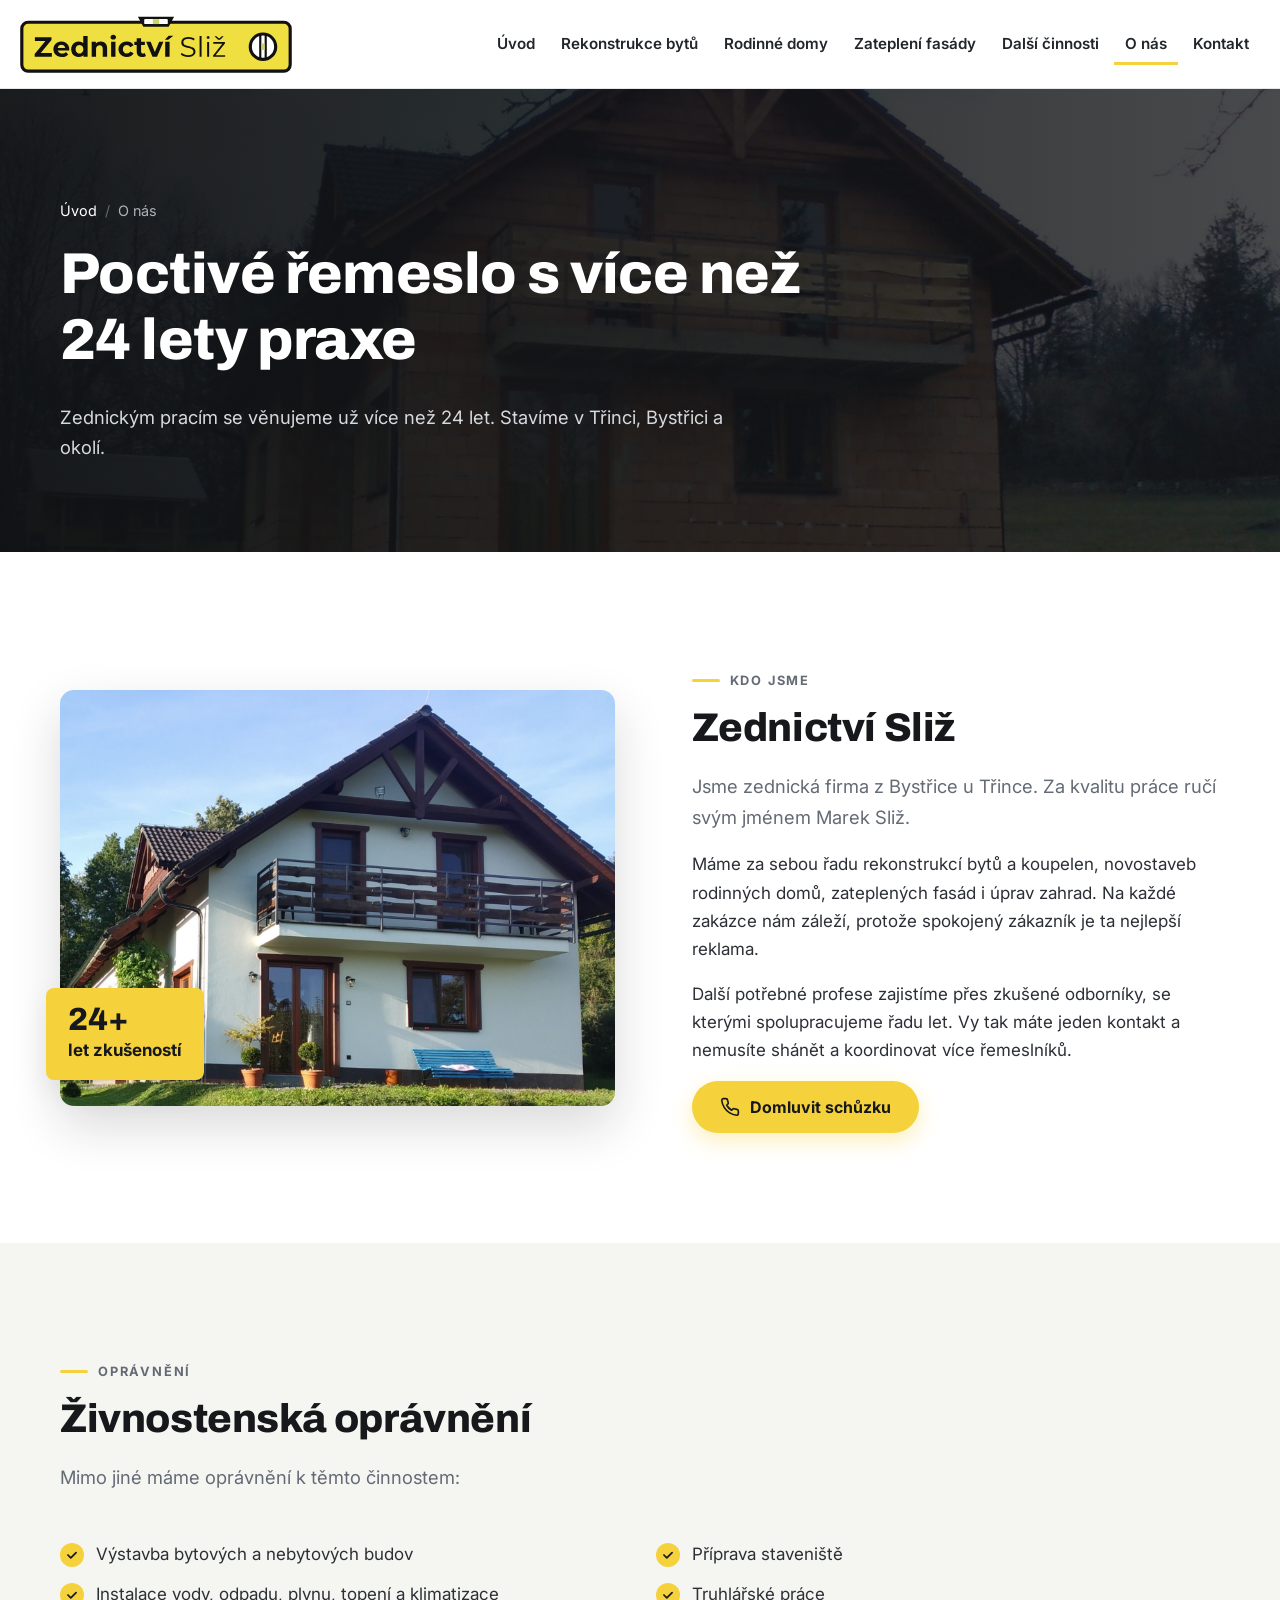
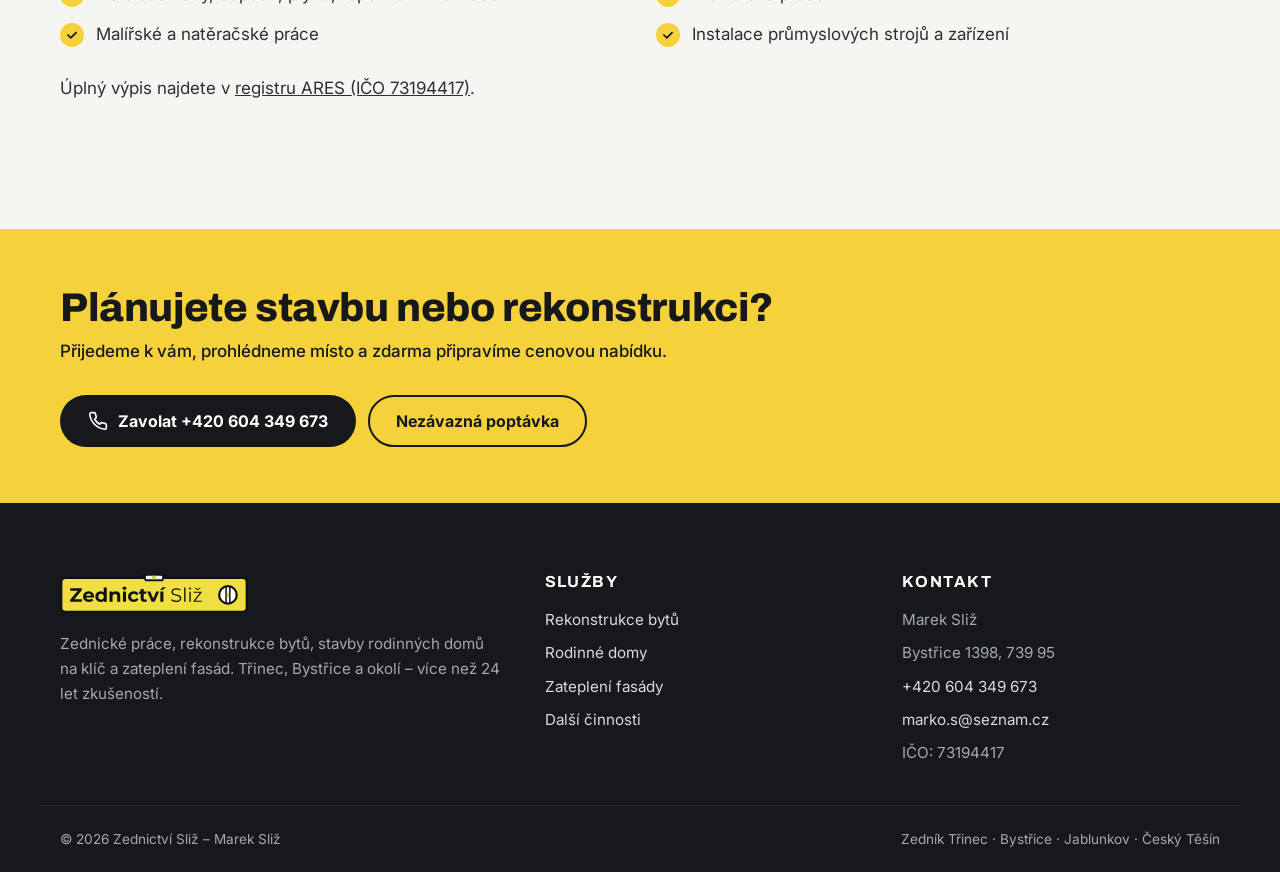
<file: o-nas.html>
<!doctype html>
<html lang="cs" class="no-js">
<head>
  <meta charset="utf-8">
  <meta name="viewport" content="width=device-width, initial-scale=1">
  <title>O nás – Marek Sliž, zedník z Bystřice | Zednictví Sliž</title>
  <meta name="description" content="Zednictví Sliž – Marek Sliž, Bystřice u Třince. Zednickým pracím se věnujeme více než 24 let. Spolupracujeme s ověřenými řemeslníky dalších profesí.">
  <link rel="canonical" href="https://www.zedniktrinec.cz/o-nas.html">
  <meta name="theme-color" content="#16181b">

  <meta property="og:type" content="website">
  <meta property="og:locale" content="cs_CZ">
  <meta property="og:site_name" content="Zednictví Sliž">
  <meta property="og:title" content="O nás – Marek Sliž, zedník z Bystřice | Zednictví Sliž">
  <meta property="og:description" content="Zednictví Sliž – Marek Sliž, Bystřice u Třince. Zednickým pracím se věnujeme více než 24 let. Spolupracujeme s ověřenými řemeslníky dalších profesí.">
  <meta property="og:url" content="https://www.zedniktrinec.cz/o-nas.html">
  <meta property="og:image" content="https://www.zedniktrinec.cz/img/og-image.jpg">
  <meta name="twitter:card" content="summary_large_image">

  <link rel="icon" href="img/favicon.svg" type="image/svg+xml">
  <link rel="apple-touch-icon" href="img/apple-touch-icon.png">
  <link rel="preconnect" href="https://fonts.googleapis.com">
  <link rel="preconnect" href="https://fonts.gstatic.com" crossorigin>
  <link rel="stylesheet" href="https://fonts.googleapis.com/css2?family=Archivo:wght@700;800&family=Inter:wght@400;500;600;700&display=swap">
  <link rel="stylesheet" href="css/style.css">
  <script type="application/ld+json">{"@context": "https://schema.org", "@type": "HomeAndConstructionBusiness", "@id": "https://www.zedniktrinec.cz/#firma", "name": "Zednictví Sliž", "description": "Zednické práce, rekonstrukce bytů a koupelen, stavby rodinných domů na klíč a zateplení fasád – Třinec, Bystřice a okolí.", "url": "https://www.zedniktrinec.cz/", "logo": "https://www.zedniktrinec.cz/img/logo.png", "image": "https://www.zedniktrinec.cz/img/og-image.jpg", "telephone": "+420604349673", "email": "marko.s@seznam.cz", "founder": {"@type": "Person", "name": "Marek Sliž"}, "taxID": "73194417", "address": {"@type": "PostalAddress", "streetAddress": "Bystřice 1398", "addressLocality": "Bystřice", "postalCode": "739 95", "addressRegion": "Moravskoslezský kraj", "addressCountry": "CZ"}, "areaServed": ["Třinec", "Bystřice", "Vendryně", "Hrádek", "Nýdek", "Návsí", "Jablunkov", "Český Těšín", "Frýdek-Místek"]}</script>
  <script type="application/ld+json">{"@context": "https://schema.org", "@type": "BreadcrumbList", "itemListElement": [{"@type": "ListItem", "position": 1, "name": "Úvod", "item": "https://www.zedniktrinec.cz/"}, {"@type": "ListItem", "position": 2, "name": "O nás", "item": "https://www.zedniktrinec.cz/o-nas.html"}]}</script>
</head><body>
  <a class="skip-link" href="#obsah">Přeskočit na obsah</a>
  <header class="site-header">
    <div class="container header-inner">
      <a class="logo" href="index.html" aria-label="Zednictví Sliž – úvodní stránka">
        <img src="img/logo.svg" alt="Zednictví Sliž" width="300" height="64">
      </a>
      <nav class="nav" id="menu" aria-label="Hlavní menu">
        <a href="index.html">Úvod</a>
        <a href="rekonstrukce-bytu.html">Rekonstrukce bytů</a>
        <a href="rodinne-domy.html">Rodinné domy</a>
        <a href="zatepleni-fasady.html">Zateplení fasády</a>
        <a href="dalsi-cinnosti.html">Další činnosti</a>
        <a href="o-nas.html" aria-current="page">O nás</a>
        <a href="kontakt.html">Kontakt</a>
        <a class="btn btn--primary nav-cta-mobile" href="tel:+420604349673"><svg viewBox="0 0 24 24" fill="none" stroke="currentColor" stroke-width="2" stroke-linecap="round" stroke-linejoin="round" aria-hidden="true"><path d="M22 16.9v3a2 2 0 0 1-2.2 2 19.8 19.8 0 0 1-8.6-3.1 19.5 19.5 0 0 1-6-6A19.8 19.8 0 0 1 2.1 4.2 2 2 0 0 1 4.1 2h3a2 2 0 0 1 2 1.7c.1 1 .4 1.9.7 2.8a2 2 0 0 1-.5 2.1L8 9.9a16 16 0 0 0 6 6l1.3-1.3a2 2 0 0 1 2.1-.4c.9.3 1.8.6 2.8.7a2 2 0 0 1 1.7 2z"/></svg> +420 604 349 673</a>
      </nav>
      <a class="btn btn--primary header-cta" href="tel:+420604349673"><svg viewBox="0 0 24 24" fill="none" stroke="currentColor" stroke-width="2" stroke-linecap="round" stroke-linejoin="round" aria-hidden="true"><path d="M22 16.9v3a2 2 0 0 1-2.2 2 19.8 19.8 0 0 1-8.6-3.1 19.5 19.5 0 0 1-6-6A19.8 19.8 0 0 1 2.1 4.2 2 2 0 0 1 4.1 2h3a2 2 0 0 1 2 1.7c.1 1 .4 1.9.7 2.8a2 2 0 0 1-.5 2.1L8 9.9a16 16 0 0 0 6 6l1.3-1.3a2 2 0 0 1 2.1-.4c.9.3 1.8.6 2.8.7a2 2 0 0 1 1.7 2z"/></svg> +420 604 349 673</a>
      <button class="nav-toggle" aria-label="Otevřít menu" aria-controls="menu" aria-expanded="false"><span></span></button>
    </div>
  </header>
  <main id="obsah">
    <section class="page-hero">
      <div class="page-hero__bg"><img src="img/hruba-stavba-18.jpg" alt="" width="1600" height="1200"></div>
      <div class="container">
        <ol class="breadcrumbs" aria-label="Drobečková navigace">
          <li><a href="index.html">Úvod</a></li>
          <li aria-current="page">O nás</li>
        </ol>
        <h1>Poctivé řemeslo s více než 24 lety praxe</h1>
        <p class="lead">Zednickým pracím se věnujeme už více než 24 let. Stavíme v Třinci, Bystřici a okolí.</p>
      </div>
    </section>
    <section class="section">
      <div class="container split">
        <div class="split__media reveal">
          <img src="img/uvod-rodinny-dum.jpg" alt="Dokončený rodinný dům od Zednictví Sliž" width="1600" height="1200" loading="lazy">
          <div class="badge"><strong>24+</strong>let zkušeností</div>
        </div>
        <div class="reveal">
          <span class="eyebrow">Kdo jsme</span>
          <h2>Zednictví Sliž</h2>
          <p class="lead">Jsme zednická firma z Bystřice u Třince. Za kvalitu práce ručí svým jménem Marek Sliž.</p>
          <p>Máme za sebou řadu rekonstrukcí bytů a koupelen, novostaveb rodinných domů, zateplených fasád i úprav zahrad. Na každé zakázce nám záleží, protože spokojený zákazník je ta nejlepší reklama.</p>
          <p>Další potřebné profese zajistíme přes zkušené odborníky, se kterými spolupracujeme řadu let. Vy tak máte jeden kontakt a nemusíte shánět a koordinovat více řemeslníků.</p>
          <a class="btn btn--primary" href="kontakt.html"><svg viewBox="0 0 24 24" fill="none" stroke="currentColor" stroke-width="2" stroke-linecap="round" stroke-linejoin="round" aria-hidden="true"><path d="M22 16.9v3a2 2 0 0 1-2.2 2 19.8 19.8 0 0 1-8.6-3.1 19.5 19.5 0 0 1-6-6A19.8 19.8 0 0 1 2.1 4.2 2 2 0 0 1 4.1 2h3a2 2 0 0 1 2 1.7c.1 1 .4 1.9.7 2.8a2 2 0 0 1-.5 2.1L8 9.9a16 16 0 0 0 6 6l1.3-1.3a2 2 0 0 1 2.1-.4c.9.3 1.8.6 2.8.7a2 2 0 0 1 1.7 2z"/></svg> Domluvit schůzku</a>
        </div>
      </div>
    </section>

    <section class="section section--soft">
      <div class="container">
        <div class="section-head reveal">
          <span class="eyebrow">Oprávnění</span>
          <h2>Živnostenská oprávnění</h2>
          <p class="lead">Mimo jiné máme oprávnění k těmto činnostem:</p>
        </div>
        <div class="reveal">
        <ul class="checklist checklist--cols">
          <li>Výstavba bytových a nebytových budov</li>
          <li>Příprava staveniště</li>
          <li>Instalace vody, odpadu, plynu, topení a klimatizace</li>
          <li>Truhlářské práce</li>
          <li>Malířské a natěračské práce</li>
          <li>Instalace průmyslových strojů a zařízení</li>
        </ul>
          <p>Úplný výpis najdete v <a href="https://ares.gov.cz/ekonomicke-subjekty?ico=73194417" target="_blank" rel="noopener">registru ARES (IČO 73194417)</a>.</p>
        </div>
      </div>
    </section>

    <section class="cta-band">
      <div class="container cta-band__inner">
        <div>
          <h2>Plánujete stavbu nebo rekonstrukci?</h2>
          <p>Přijedeme k vám, prohlédneme místo a zdarma připravíme cenovou nabídku.</p>
        </div>
        <div class="cta-band__actions">
          <a class="btn btn--dark" href="tel:+420604349673"><svg viewBox="0 0 24 24" fill="none" stroke="currentColor" stroke-width="2" stroke-linecap="round" stroke-linejoin="round" aria-hidden="true"><path d="M22 16.9v3a2 2 0 0 1-2.2 2 19.8 19.8 0 0 1-8.6-3.1 19.5 19.5 0 0 1-6-6A19.8 19.8 0 0 1 2.1 4.2 2 2 0 0 1 4.1 2h3a2 2 0 0 1 2 1.7c.1 1 .4 1.9.7 2.8a2 2 0 0 1-.5 2.1L8 9.9a16 16 0 0 0 6 6l1.3-1.3a2 2 0 0 1 2.1-.4c.9.3 1.8.6 2.8.7a2 2 0 0 1 1.7 2z"/></svg> Zavolat +420 604 349 673</a>
          <a class="btn btn--outline" href="kontakt.html#poptavka">Nezávazná poptávka</a>
        </div>
      </div>
    </section>
  </main>

  <footer class="site-footer">
    <div class="container footer-grid">
      <div>
        <img class="footer-logo" src="img/logo.svg" alt="Zednictví Sliž" width="300" height="64" loading="lazy">
        <p>Zednické práce, rekonstrukce bytů, stavby rodinných domů na klíč a zateplení fasád. Třinec, Bystřice a okolí – více než 24 let zkušeností.</p>
      </div>
      <div>
        <h3>Služby</h3>
        <ul>
            <li><a href="rekonstrukce-bytu.html">Rekonstrukce bytů</a></li>
            <li><a href="rodinne-domy.html">Rodinné domy</a></li>
            <li><a href="zatepleni-fasady.html">Zateplení fasády</a></li>
            <li><a href="dalsi-cinnosti.html">Další činnosti</a></li>
        </ul>
      </div>
      <div>
        <h3>Kontakt</h3>
        <ul>
          <li>Marek Sliž</li>
          <li>Bystřice 1398, 739 95</li>
          <li><a href="tel:+420604349673">+420 604 349 673</a></li>
          <li><a href="mailto:marko.s@seznam.cz">marko.s@seznam.cz</a></li>
          <li>IČO: 73194417</li>
        </ul>
      </div>
    </div>
    <div class="container footer-bottom">
      <span>© <span data-year>2026</span> Zednictví Sliž – Marek Sliž</span>
      <span>Zedník Třinec · Bystřice · Jablunkov · Český Těšín</span>
    </div>
  </footer>

  <div class="call-bar">
    <a href="tel:+420604349673"><svg viewBox="0 0 24 24" fill="none" stroke="currentColor" stroke-width="2" stroke-linecap="round" stroke-linejoin="round" aria-hidden="true"><path d="M22 16.9v3a2 2 0 0 1-2.2 2 19.8 19.8 0 0 1-8.6-3.1 19.5 19.5 0 0 1-6-6A19.8 19.8 0 0 1 2.1 4.2 2 2 0 0 1 4.1 2h3a2 2 0 0 1 2 1.7c.1 1 .4 1.9.7 2.8a2 2 0 0 1-.5 2.1L8 9.9a16 16 0 0 0 6 6l1.3-1.3a2 2 0 0 1 2.1-.4c.9.3 1.8.6 2.8.7a2 2 0 0 1 1.7 2z"/></svg> Zavolat</a>
    <a href="kontakt.html#poptavka"><svg viewBox="0 0 24 24" fill="none" stroke="currentColor" stroke-width="2" stroke-linecap="round" stroke-linejoin="round" aria-hidden="true"><rect x="2" y="4" width="20" height="16" rx="2"/><path d="M22 7l-10 6L2 7"/></svg> Poptávka</a>
  </div>

  <script src="js/main.js" defer></script>
</body>
</html>
</file>
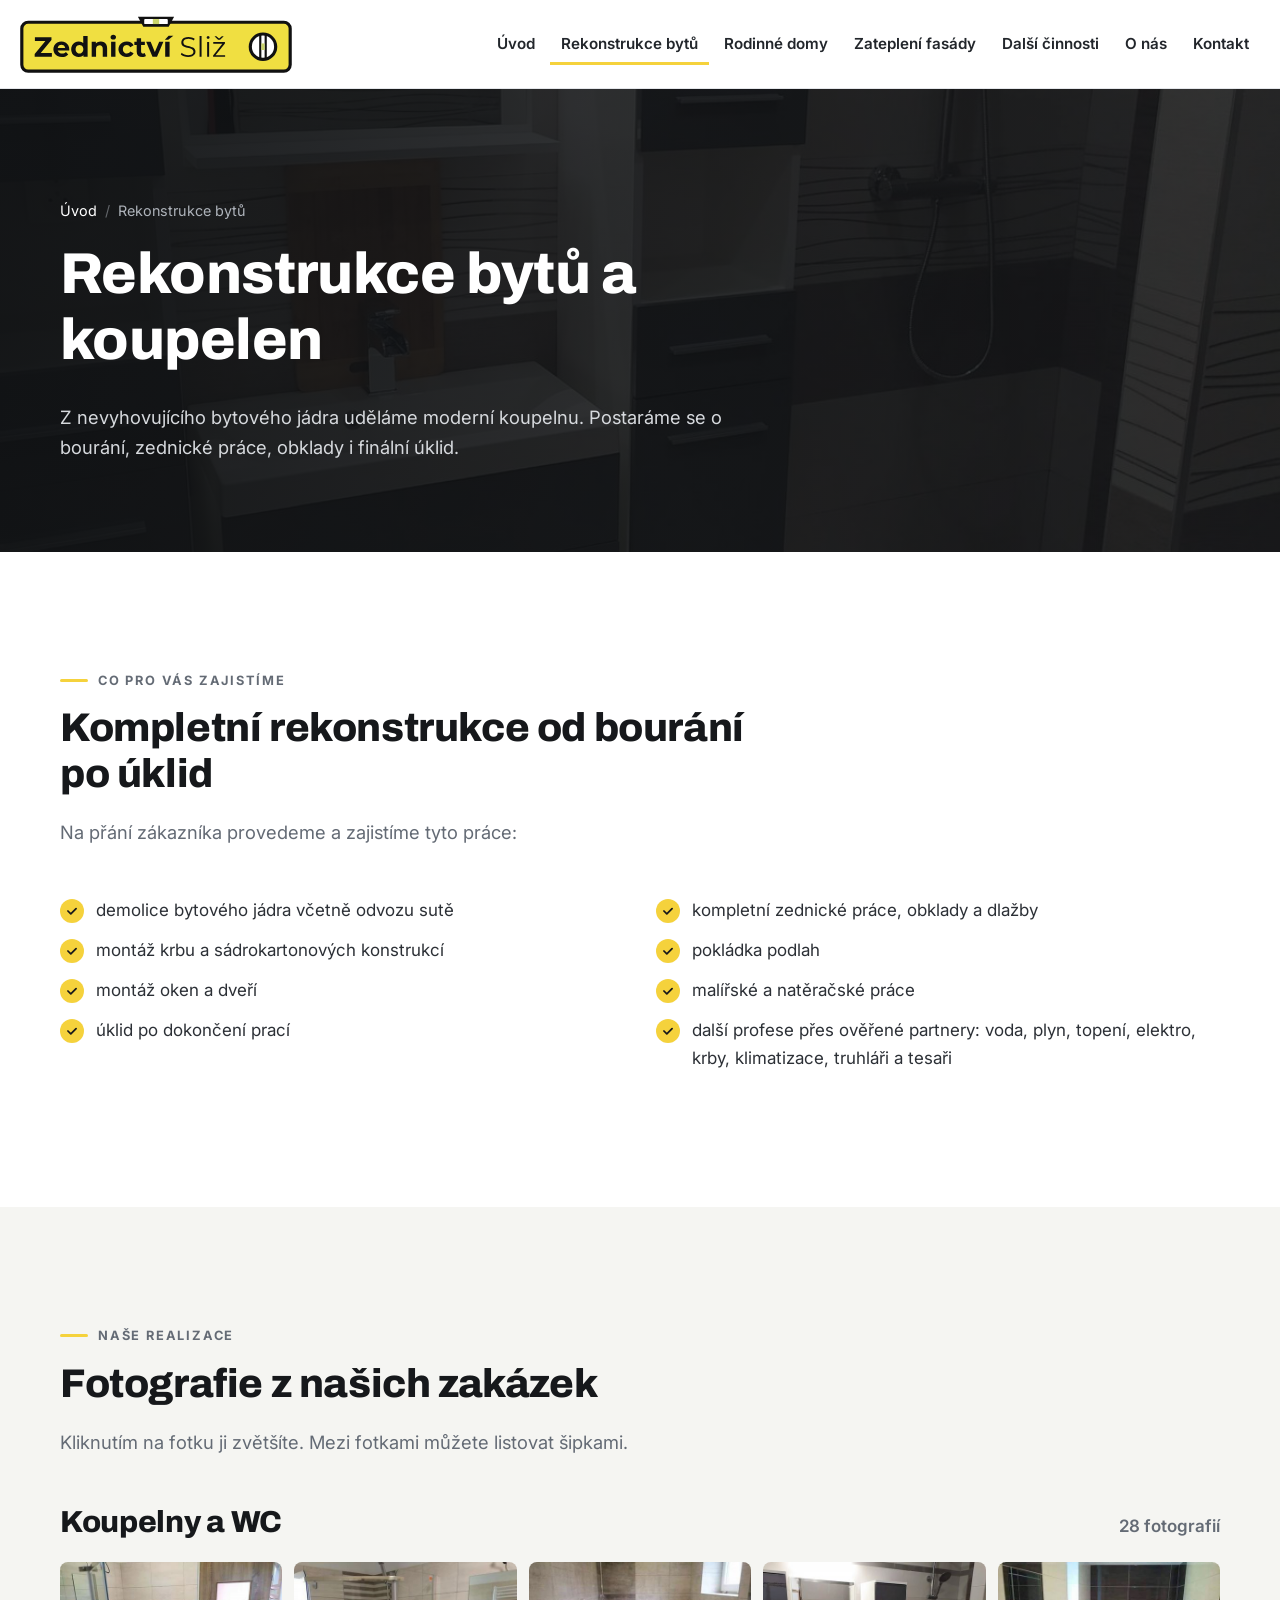
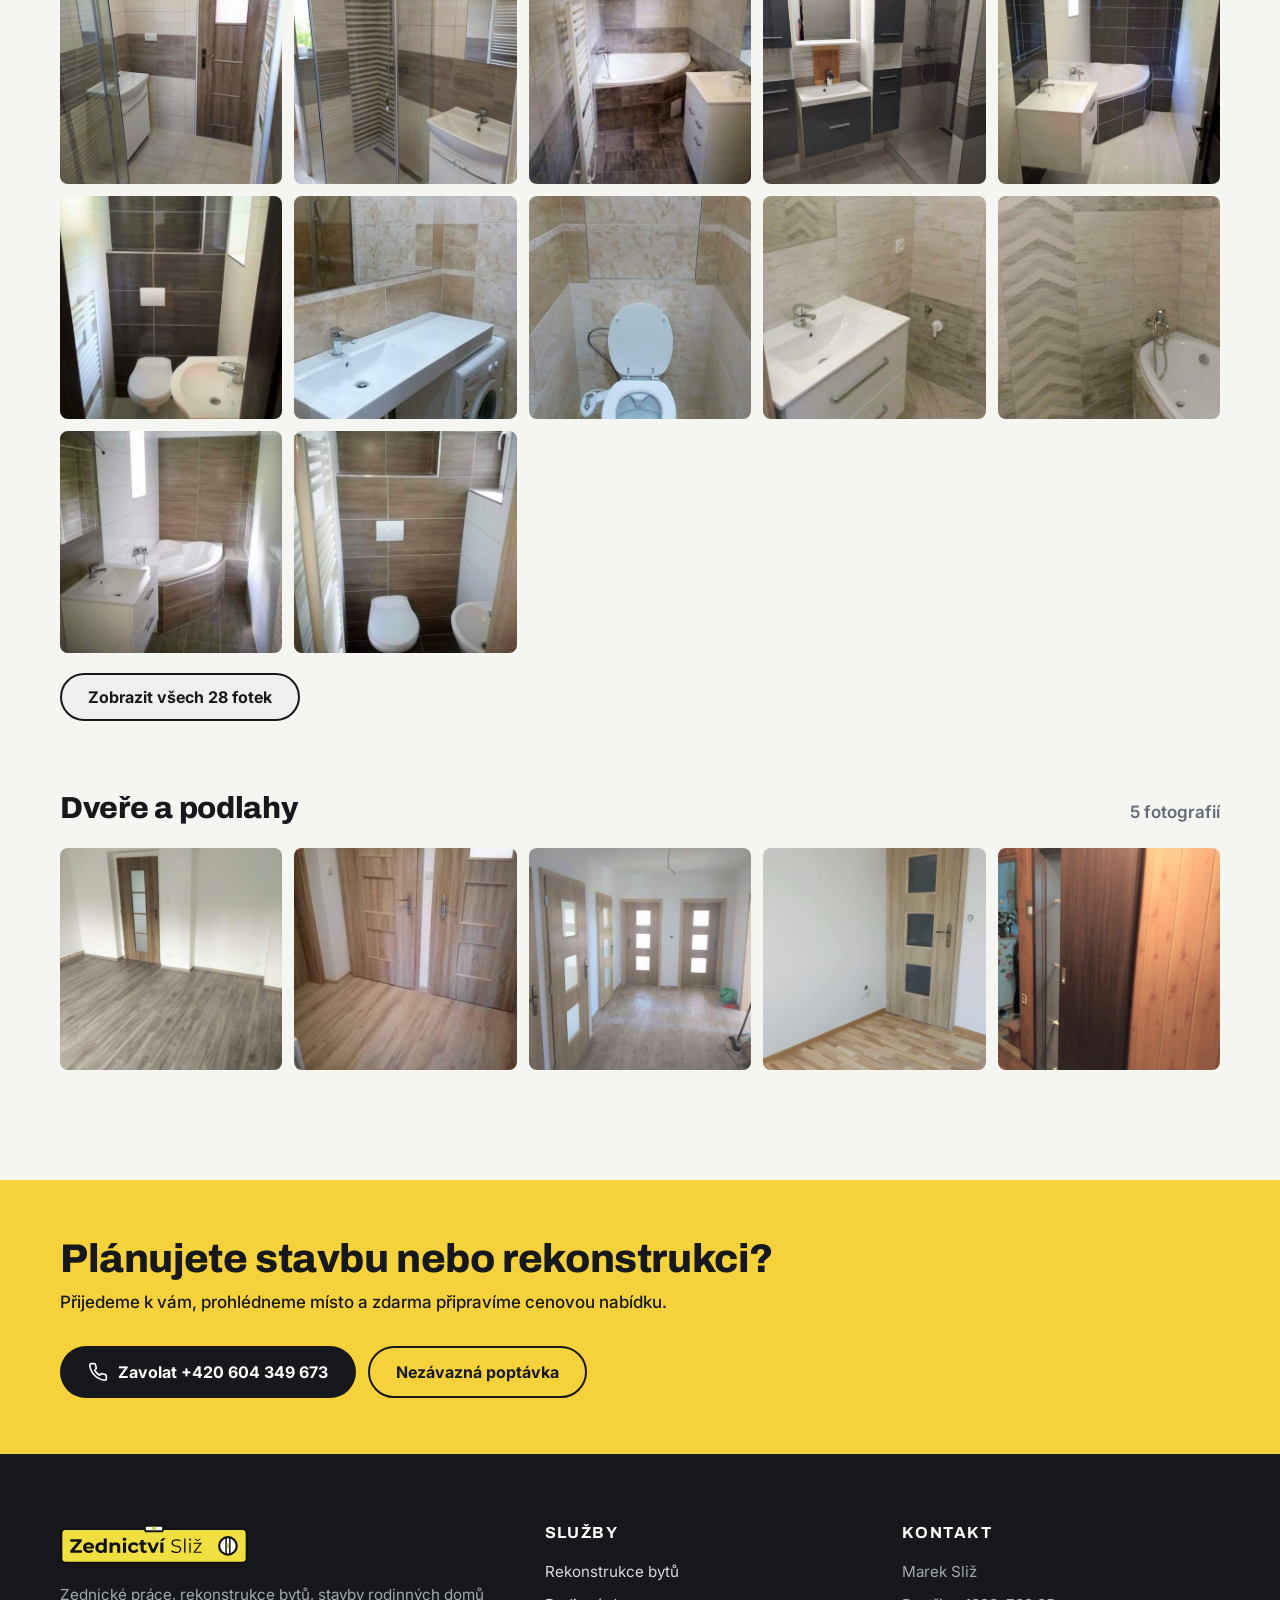
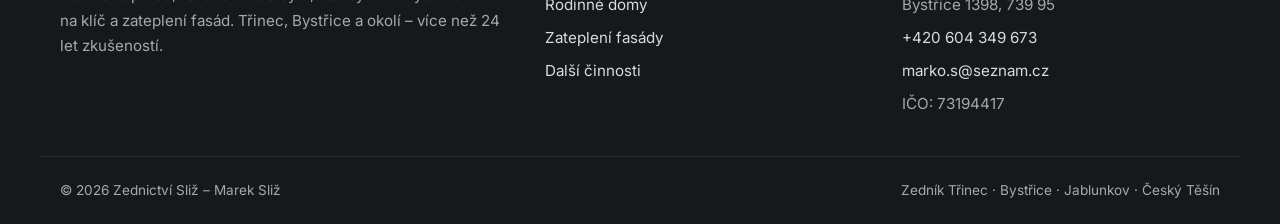
<file: rekonstrukce-bytu.html>
<!doctype html>
<html lang="cs" class="no-js">
<head>
  <meta charset="utf-8">
  <meta name="viewport" content="width=device-width, initial-scale=1">
  <title>Rekonstrukce bytů a koupelen Třinec | Zednictví Sliž</title>
  <meta name="description" content="Rekonstrukce bytových jader, koupelen a WC v Třinci a okolí. Obklady, dlažby, sádrokartony, krby, podlahy a dveře včetně zajištění instalatéra a elektrikáře.">
  <link rel="canonical" href="https://www.zedniktrinec.cz/rekonstrukce-bytu.html">
  <meta name="theme-color" content="#16181b">

  <meta property="og:type" content="website">
  <meta property="og:locale" content="cs_CZ">
  <meta property="og:site_name" content="Zednictví Sliž">
  <meta property="og:title" content="Rekonstrukce bytů a koupelen Třinec | Zednictví Sliž">
  <meta property="og:description" content="Rekonstrukce bytových jader, koupelen a WC v Třinci a okolí. Obklady, dlažby, sádrokartony, krby, podlahy a dveře včetně zajištění instalatéra a elektrikáře.">
  <meta property="og:url" content="https://www.zedniktrinec.cz/rekonstrukce-bytu.html">
  <meta property="og:image" content="https://www.zedniktrinec.cz/img/og-image.jpg">
  <meta name="twitter:card" content="summary_large_image">

  <link rel="icon" href="img/favicon.svg" type="image/svg+xml">
  <link rel="apple-touch-icon" href="img/apple-touch-icon.png">
  <link rel="preconnect" href="https://fonts.googleapis.com">
  <link rel="preconnect" href="https://fonts.gstatic.com" crossorigin>
  <link rel="stylesheet" href="https://fonts.googleapis.com/css2?family=Archivo:wght@700;800&family=Inter:wght@400;500;600;700&display=swap">
  <link rel="stylesheet" href="css/style.css">
  <script type="application/ld+json">{"@context": "https://schema.org", "@type": "HomeAndConstructionBusiness", "@id": "https://www.zedniktrinec.cz/#firma", "name": "Zednictví Sliž", "description": "Zednické práce, rekonstrukce bytů a koupelen, stavby rodinných domů na klíč a zateplení fasád – Třinec, Bystřice a okolí.", "url": "https://www.zedniktrinec.cz/", "logo": "https://www.zedniktrinec.cz/img/logo.png", "image": "https://www.zedniktrinec.cz/img/og-image.jpg", "telephone": "+420604349673", "email": "marko.s@seznam.cz", "founder": {"@type": "Person", "name": "Marek Sliž"}, "taxID": "73194417", "address": {"@type": "PostalAddress", "streetAddress": "Bystřice 1398", "addressLocality": "Bystřice", "postalCode": "739 95", "addressRegion": "Moravskoslezský kraj", "addressCountry": "CZ"}, "areaServed": ["Třinec", "Bystřice", "Vendryně", "Hrádek", "Nýdek", "Návsí", "Jablunkov", "Český Těšín", "Frýdek-Místek"]}</script>
  <script type="application/ld+json">{"@context": "https://schema.org", "@type": "BreadcrumbList", "itemListElement": [{"@type": "ListItem", "position": 1, "name": "Úvod", "item": "https://www.zedniktrinec.cz/"}, {"@type": "ListItem", "position": 2, "name": "Rekonstrukce bytů", "item": "https://www.zedniktrinec.cz/rekonstrukce-bytu.html"}]}</script>
</head><body>
  <a class="skip-link" href="#obsah">Přeskočit na obsah</a>
  <header class="site-header">
    <div class="container header-inner">
      <a class="logo" href="index.html" aria-label="Zednictví Sliž – úvodní stránka">
        <img src="img/logo.svg" alt="Zednictví Sliž" width="300" height="64">
      </a>
      <nav class="nav" id="menu" aria-label="Hlavní menu">
        <a href="index.html">Úvod</a>
        <a href="rekonstrukce-bytu.html" aria-current="page">Rekonstrukce bytů</a>
        <a href="rodinne-domy.html">Rodinné domy</a>
        <a href="zatepleni-fasady.html">Zateplení fasády</a>
        <a href="dalsi-cinnosti.html">Další činnosti</a>
        <a href="o-nas.html">O nás</a>
        <a href="kontakt.html">Kontakt</a>
        <a class="btn btn--primary nav-cta-mobile" href="tel:+420604349673"><svg viewBox="0 0 24 24" fill="none" stroke="currentColor" stroke-width="2" stroke-linecap="round" stroke-linejoin="round" aria-hidden="true"><path d="M22 16.9v3a2 2 0 0 1-2.2 2 19.8 19.8 0 0 1-8.6-3.1 19.5 19.5 0 0 1-6-6A19.8 19.8 0 0 1 2.1 4.2 2 2 0 0 1 4.1 2h3a2 2 0 0 1 2 1.7c.1 1 .4 1.9.7 2.8a2 2 0 0 1-.5 2.1L8 9.9a16 16 0 0 0 6 6l1.3-1.3a2 2 0 0 1 2.1-.4c.9.3 1.8.6 2.8.7a2 2 0 0 1 1.7 2z"/></svg> +420 604 349 673</a>
      </nav>
      <a class="btn btn--primary header-cta" href="tel:+420604349673"><svg viewBox="0 0 24 24" fill="none" stroke="currentColor" stroke-width="2" stroke-linecap="round" stroke-linejoin="round" aria-hidden="true"><path d="M22 16.9v3a2 2 0 0 1-2.2 2 19.8 19.8 0 0 1-8.6-3.1 19.5 19.5 0 0 1-6-6A19.8 19.8 0 0 1 2.1 4.2 2 2 0 0 1 4.1 2h3a2 2 0 0 1 2 1.7c.1 1 .4 1.9.7 2.8a2 2 0 0 1-.5 2.1L8 9.9a16 16 0 0 0 6 6l1.3-1.3a2 2 0 0 1 2.1-.4c.9.3 1.8.6 2.8.7a2 2 0 0 1 1.7 2z"/></svg> +420 604 349 673</a>
      <button class="nav-toggle" aria-label="Otevřít menu" aria-controls="menu" aria-expanded="false"><span></span></button>
    </div>
  </header>
  <main id="obsah">
    <section class="page-hero">
      <div class="page-hero__bg"><img src="img/koupelna-wc-04.jpg" alt="" width="1600" height="1200"></div>
      <div class="container">
        <ol class="breadcrumbs" aria-label="Drobečková navigace">
          <li><a href="index.html">Úvod</a></li>
          <li aria-current="page">Rekonstrukce bytů</li>
        </ol>
        <h1>Rekonstrukce bytů a koupelen</h1>
        <p class="lead">Z nevyhovujícího bytového jádra uděláme moderní koupelnu. Postaráme se o bourání, zednické práce, obklady i finální úklid.</p>
      </div>
    </section>
    <section class="section">
      <div class="container">
        <div class="section-head reveal">
          <span class="eyebrow">Co pro vás zajistíme</span>
          <h2>Kompletní rekonstrukce od bourání po úklid</h2>
          <p class="lead">Na přání zákazníka provedeme a zajistíme tyto práce:</p>
        </div>
        <div class="reveal">
        <ul class="checklist checklist--cols">
          <li>demolice bytového jádra včetně odvozu sutě</li>
          <li>kompletní zednické práce, obklady a dlažby</li>
          <li>montáž krbu a sádrokartonových konstrukcí</li>
          <li>pokládka podlah</li>
          <li>montáž oken a dveří</li>
          <li>malířské a natěračské práce</li>
          <li>úklid po dokončení prací</li>
          <li>další profese přes ověřené partnery: voda, plyn, topení, elektro, krby, klimatizace, truhláři a tesaři</li>
        </ul>
        </div>
      </div>
    </section>

    <section class="section section--soft">
      <div class="container">
        <div class="section-head reveal">
          <span class="eyebrow">Naše realizace</span>
          <h2>Fotografie z našich zakázek</h2>
          <p class="lead">Kliknutím na fotku ji zvětšíte. Mezi fotkami můžete listovat šipkami.</p>
        </div>
      <div class="gallery-block reveal">
        <div class="gallery-block__head">
          <h2>Koupelny a WC</h2>
          <span>28 fotografií</span>
        </div>
        <div class="gallery gallery--hidden-more" id="g-koupelny">
          <a href="img/koupelna-wc-01.jpg"><img src="img/nahled/koupelna-wc-01.jpg" alt="Rekonstrukce koupelny a WC – foto 1" width="480" height="640" loading="lazy" decoding="async"></a>
          <a href="img/koupelna-wc-02.jpg"><img src="img/nahled/koupelna-wc-02.jpg" alt="Rekonstrukce koupelny a WC – foto 2" width="480" height="640" loading="lazy" decoding="async"></a>
          <a href="img/koupelna-wc-03.jpg"><img src="img/nahled/koupelna-wc-03.jpg" alt="Rekonstrukce koupelny a WC – foto 3" width="640" height="480" loading="lazy" decoding="async"></a>
          <a href="img/koupelna-wc-04.jpg"><img src="img/nahled/koupelna-wc-04.jpg" alt="Rekonstrukce koupelny a WC – foto 4" width="479" height="640" loading="lazy" decoding="async"></a>
          <a href="img/koupelna-wc-05.jpg"><img src="img/nahled/koupelna-wc-05.jpg" alt="Rekonstrukce koupelny a WC – foto 5" width="480" height="640" loading="lazy" decoding="async"></a>
          <a href="img/koupelna-wc-06.jpg"><img src="img/nahled/koupelna-wc-06.jpg" alt="Rekonstrukce koupelny a WC – foto 6" width="480" height="640" loading="lazy" decoding="async"></a>
          <a href="img/koupelna-wc-07.jpg"><img src="img/nahled/koupelna-wc-07.jpg" alt="Rekonstrukce koupelny a WC – foto 7" width="362" height="640" loading="lazy" decoding="async"></a>
          <a href="img/koupelna-wc-08.jpg"><img src="img/nahled/koupelna-wc-08.jpg" alt="Rekonstrukce koupelny a WC – foto 8" width="362" height="640" loading="lazy" decoding="async"></a>
          <a href="img/koupelna-wc-09.jpg"><img src="img/nahled/koupelna-wc-09.jpg" alt="Rekonstrukce koupelny a WC – foto 9" width="362" height="640" loading="lazy" decoding="async"></a>
          <a href="img/koupelna-wc-10.jpg"><img src="img/nahled/koupelna-wc-10.jpg" alt="Rekonstrukce koupelny a WC – foto 10" width="363" height="640" loading="lazy" decoding="async"></a>
          <a href="img/koupelna-wc-11.jpg"><img src="img/nahled/koupelna-wc-11.jpg" alt="Rekonstrukce koupelny a WC – foto 11" width="480" height="640" loading="lazy" decoding="async"></a>
          <a href="img/koupelna-wc-12.jpg"><img src="img/nahled/koupelna-wc-12.jpg" alt="Rekonstrukce koupelny a WC – foto 12" width="480" height="640" loading="lazy" decoding="async"></a>
          <a href="img/koupelna-wc-13.jpg"><img src="img/nahled/koupelna-wc-13.jpg" alt="Rekonstrukce koupelny a WC – foto 13" width="479" height="640" loading="lazy" decoding="async"></a>
          <a href="img/koupelna-wc-14.jpg"><img src="img/nahled/koupelna-wc-14.jpg" alt="Rekonstrukce koupelny a WC – foto 14" width="480" height="640" loading="lazy" decoding="async"></a>
          <a href="img/koupelna-wc-15.jpg"><img src="img/nahled/koupelna-wc-15.jpg" alt="Rekonstrukce koupelny a WC – foto 15" width="479" height="640" loading="lazy" decoding="async"></a>
          <a href="img/koupelna-wc-16.jpg"><img src="img/nahled/koupelna-wc-16.jpg" alt="Rekonstrukce koupelny a WC – foto 16" width="479" height="640" loading="lazy" decoding="async"></a>
          <a href="img/koupelna-wc-17.jpg"><img src="img/nahled/koupelna-wc-17.jpg" alt="Rekonstrukce koupelny a WC – foto 17" width="479" height="640" loading="lazy" decoding="async"></a>
          <a href="img/koupelna-wc-18.jpg"><img src="img/nahled/koupelna-wc-18.jpg" alt="Rekonstrukce koupelny a WC – foto 18" width="640" height="480" loading="lazy" decoding="async"></a>
          <a href="img/koupelna-wc-19.jpg"><img src="img/nahled/koupelna-wc-19.jpg" alt="Rekonstrukce koupelny a WC – foto 19" width="640" height="361" loading="lazy" decoding="async"></a>
          <a href="img/koupelna-wc-20.jpg"><img src="img/nahled/koupelna-wc-20.jpg" alt="Rekonstrukce koupelny a WC – foto 20" width="480" height="640" loading="lazy" decoding="async"></a>
          <a href="img/koupelna-wc-21.jpg"><img src="img/nahled/koupelna-wc-21.jpg" alt="Rekonstrukce koupelny a WC – foto 21" width="480" height="640" loading="lazy" decoding="async"></a>
          <a href="img/koupelna-wc-22.jpg"><img src="img/nahled/koupelna-wc-22.jpg" alt="Rekonstrukce koupelny a WC – foto 22" width="640" height="480" loading="lazy" decoding="async"></a>
          <a href="img/koupelna-wc-23.jpg"><img src="img/nahled/koupelna-wc-23.jpg" alt="Rekonstrukce koupelny a WC – foto 23" width="362" height="640" loading="lazy" decoding="async"></a>
          <a href="img/koupelna-wc-24.jpg"><img src="img/nahled/koupelna-wc-24.jpg" alt="Rekonstrukce koupelny a WC – foto 24" width="362" height="640" loading="lazy" decoding="async"></a>
          <a href="img/koupelna-wc-25.jpg"><img src="img/nahled/koupelna-wc-25.jpg" alt="Rekonstrukce koupelny a WC – foto 25" width="362" height="640" loading="lazy" decoding="async"></a>
          <a href="img/koupelna-wc-26.jpg"><img src="img/nahled/koupelna-wc-26.jpg" alt="Rekonstrukce koupelny a WC – foto 26" width="476" height="640" loading="lazy" decoding="async"></a>
          <a href="img/koupelna-wc-27.jpg"><img src="img/nahled/koupelna-wc-27.jpg" alt="Rekonstrukce koupelny a WC – foto 27" width="476" height="640" loading="lazy" decoding="async"></a>
          <a href="img/koupelna-wc-28.jpg"><img src="img/nahled/koupelna-wc-28.jpg" alt="Rekonstrukce koupelny a WC – foto 28" width="480" height="640" loading="lazy" decoding="async"></a>
        </div>
        <button class="btn btn--outline gallery-more" type="button" aria-controls="g-koupelny">Zobrazit všech 28 fotek</button>
      </div>
      <div class="gallery-block reveal">
        <div class="gallery-block__head">
          <h2>Dveře a podlahy</h2>
          <span>5 fotografií</span>
        </div>
        <div class="gallery" id="g-dvere">
          <a href="img/dvere-podlahy-01.jpg"><img src="img/nahled/dvere-podlahy-01.jpg" alt="Montáž dveří a pokládka podlah – foto 1" width="480" height="640" loading="lazy" decoding="async"></a>
          <a href="img/dvere-podlahy-02.jpg"><img src="img/nahled/dvere-podlahy-02.jpg" alt="Montáž dveří a pokládka podlah – foto 2" width="640" height="480" loading="lazy" decoding="async"></a>
          <a href="img/dvere-podlahy-03.jpg"><img src="img/nahled/dvere-podlahy-03.jpg" alt="Montáž dveří a pokládka podlah – foto 3" width="480" height="640" loading="lazy" decoding="async"></a>
          <a href="img/dvere-podlahy-04.jpg"><img src="img/nahled/dvere-podlahy-04.jpg" alt="Montáž dveří a pokládka podlah – foto 4" width="480" height="640" loading="lazy" decoding="async"></a>
          <a href="img/dvere-podlahy-05.jpg"><img src="img/nahled/dvere-podlahy-05.jpg" alt="Montáž dveří a pokládka podlah – foto 5" width="480" height="640" loading="lazy" decoding="async"></a>
        </div>
      </div>
      </div>
    </section>
    <section class="cta-band">
      <div class="container cta-band__inner">
        <div>
          <h2>Plánujete stavbu nebo rekonstrukci?</h2>
          <p>Přijedeme k vám, prohlédneme místo a zdarma připravíme cenovou nabídku.</p>
        </div>
        <div class="cta-band__actions">
          <a class="btn btn--dark" href="tel:+420604349673"><svg viewBox="0 0 24 24" fill="none" stroke="currentColor" stroke-width="2" stroke-linecap="round" stroke-linejoin="round" aria-hidden="true"><path d="M22 16.9v3a2 2 0 0 1-2.2 2 19.8 19.8 0 0 1-8.6-3.1 19.5 19.5 0 0 1-6-6A19.8 19.8 0 0 1 2.1 4.2 2 2 0 0 1 4.1 2h3a2 2 0 0 1 2 1.7c.1 1 .4 1.9.7 2.8a2 2 0 0 1-.5 2.1L8 9.9a16 16 0 0 0 6 6l1.3-1.3a2 2 0 0 1 2.1-.4c.9.3 1.8.6 2.8.7a2 2 0 0 1 1.7 2z"/></svg> Zavolat +420 604 349 673</a>
          <a class="btn btn--outline" href="kontakt.html#poptavka">Nezávazná poptávka</a>
        </div>
      </div>
    </section>
  </main>

  <footer class="site-footer">
    <div class="container footer-grid">
      <div>
        <img class="footer-logo" src="img/logo.svg" alt="Zednictví Sliž" width="300" height="64" loading="lazy">
        <p>Zednické práce, rekonstrukce bytů, stavby rodinných domů na klíč a zateplení fasád. Třinec, Bystřice a okolí – více než 24 let zkušeností.</p>
      </div>
      <div>
        <h3>Služby</h3>
        <ul>
            <li><a href="rekonstrukce-bytu.html">Rekonstrukce bytů</a></li>
            <li><a href="rodinne-domy.html">Rodinné domy</a></li>
            <li><a href="zatepleni-fasady.html">Zateplení fasády</a></li>
            <li><a href="dalsi-cinnosti.html">Další činnosti</a></li>
        </ul>
      </div>
      <div>
        <h3>Kontakt</h3>
        <ul>
          <li>Marek Sliž</li>
          <li>Bystřice 1398, 739 95</li>
          <li><a href="tel:+420604349673">+420 604 349 673</a></li>
          <li><a href="mailto:marko.s@seznam.cz">marko.s@seznam.cz</a></li>
          <li>IČO: 73194417</li>
        </ul>
      </div>
    </div>
    <div class="container footer-bottom">
      <span>© <span data-year>2026</span> Zednictví Sliž – Marek Sliž</span>
      <span>Zedník Třinec · Bystřice · Jablunkov · Český Těšín</span>
    </div>
  </footer>

  <div class="call-bar">
    <a href="tel:+420604349673"><svg viewBox="0 0 24 24" fill="none" stroke="currentColor" stroke-width="2" stroke-linecap="round" stroke-linejoin="round" aria-hidden="true"><path d="M22 16.9v3a2 2 0 0 1-2.2 2 19.8 19.8 0 0 1-8.6-3.1 19.5 19.5 0 0 1-6-6A19.8 19.8 0 0 1 2.1 4.2 2 2 0 0 1 4.1 2h3a2 2 0 0 1 2 1.7c.1 1 .4 1.9.7 2.8a2 2 0 0 1-.5 2.1L8 9.9a16 16 0 0 0 6 6l1.3-1.3a2 2 0 0 1 2.1-.4c.9.3 1.8.6 2.8.7a2 2 0 0 1 1.7 2z"/></svg> Zavolat</a>
    <a href="kontakt.html#poptavka"><svg viewBox="0 0 24 24" fill="none" stroke="currentColor" stroke-width="2" stroke-linecap="round" stroke-linejoin="round" aria-hidden="true"><rect x="2" y="4" width="20" height="16" rx="2"/><path d="M22 7l-10 6L2 7"/></svg> Poptávka</a>
  </div>

  <script src="js/main.js" defer></script>
</body>
</html>
</file>
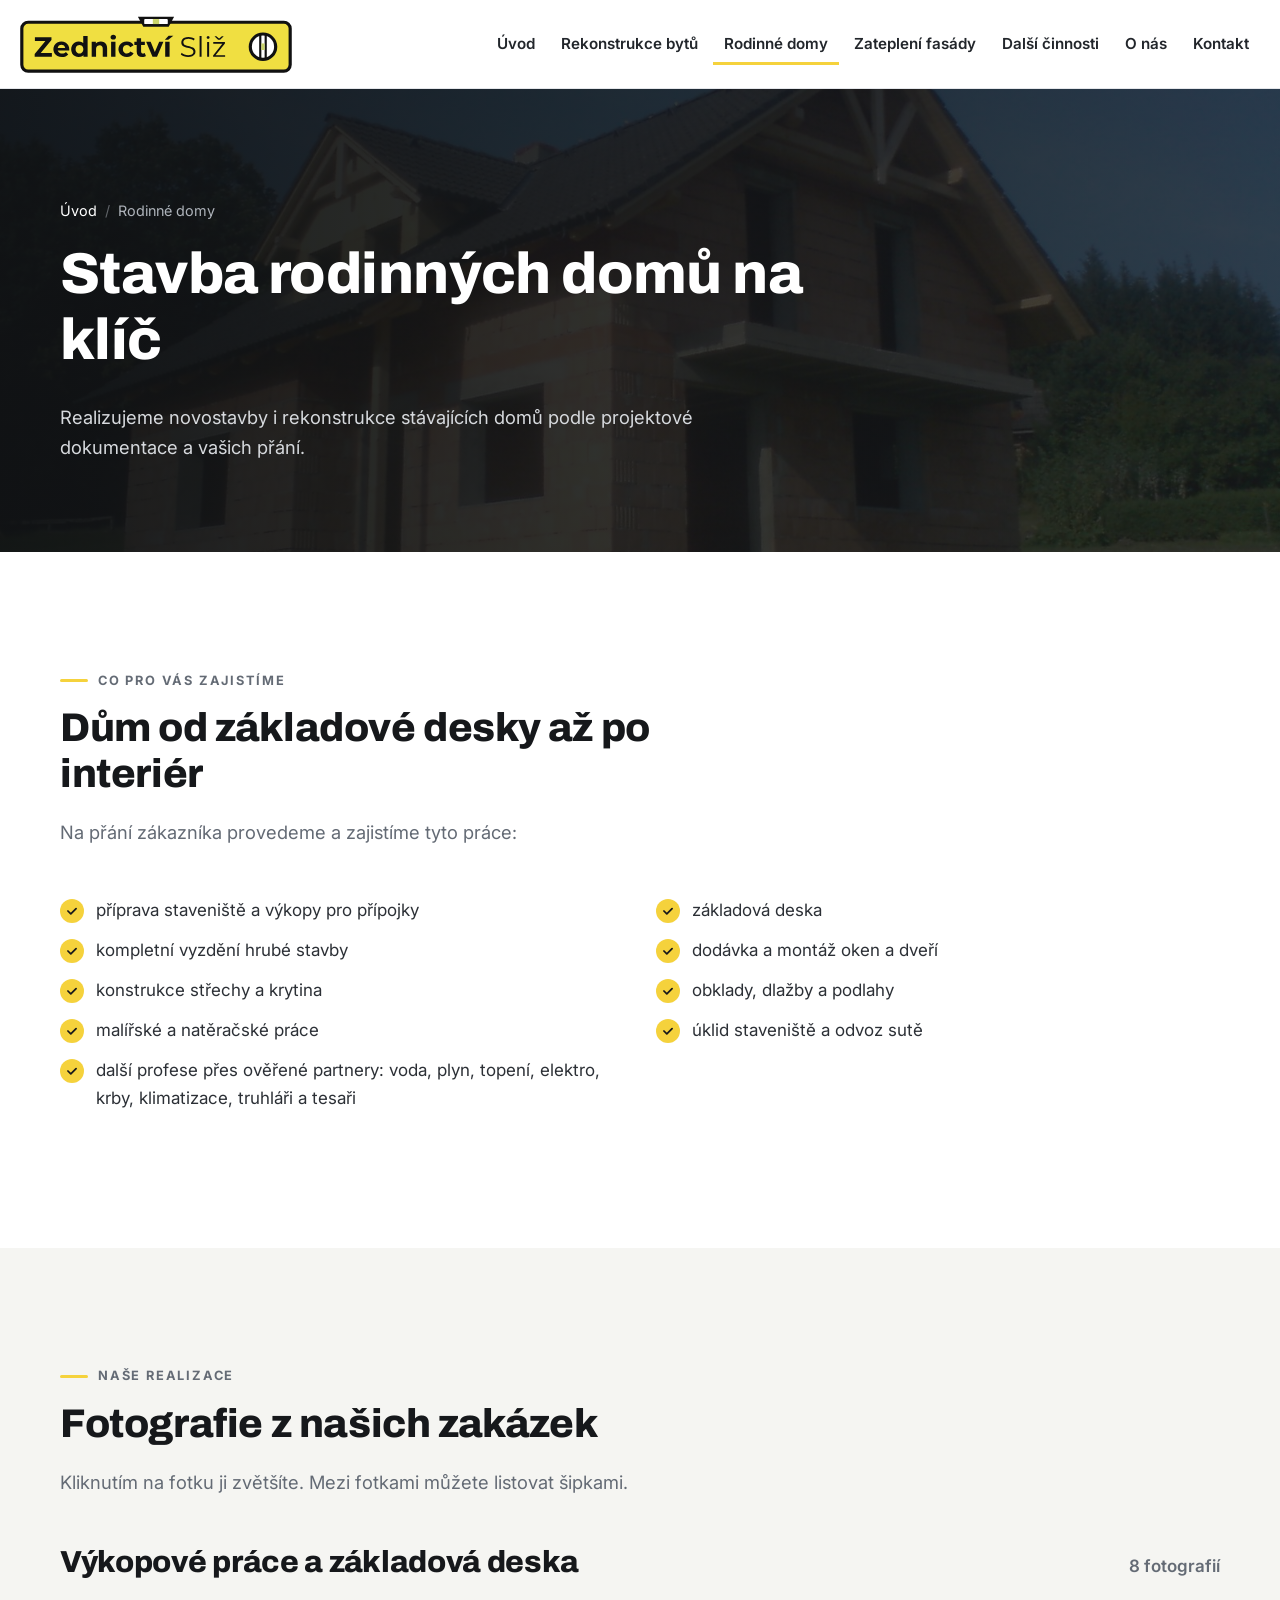
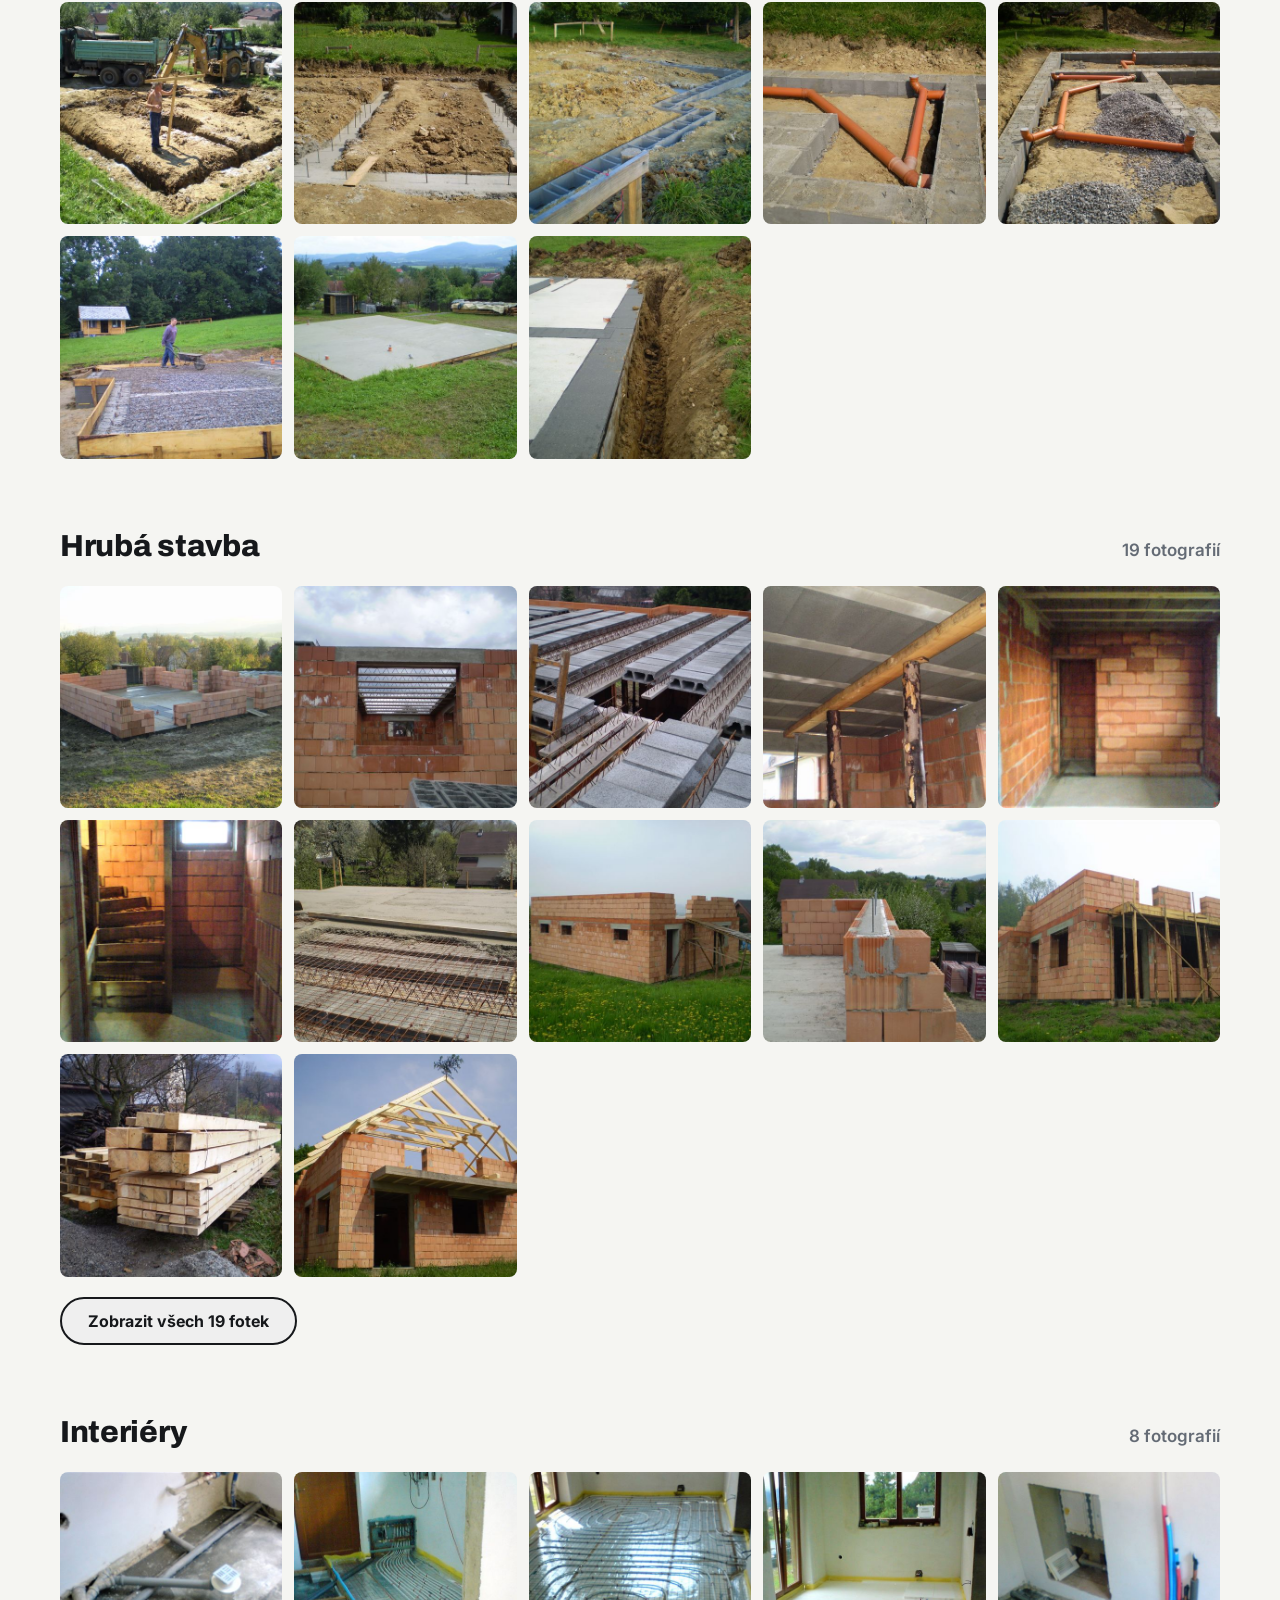
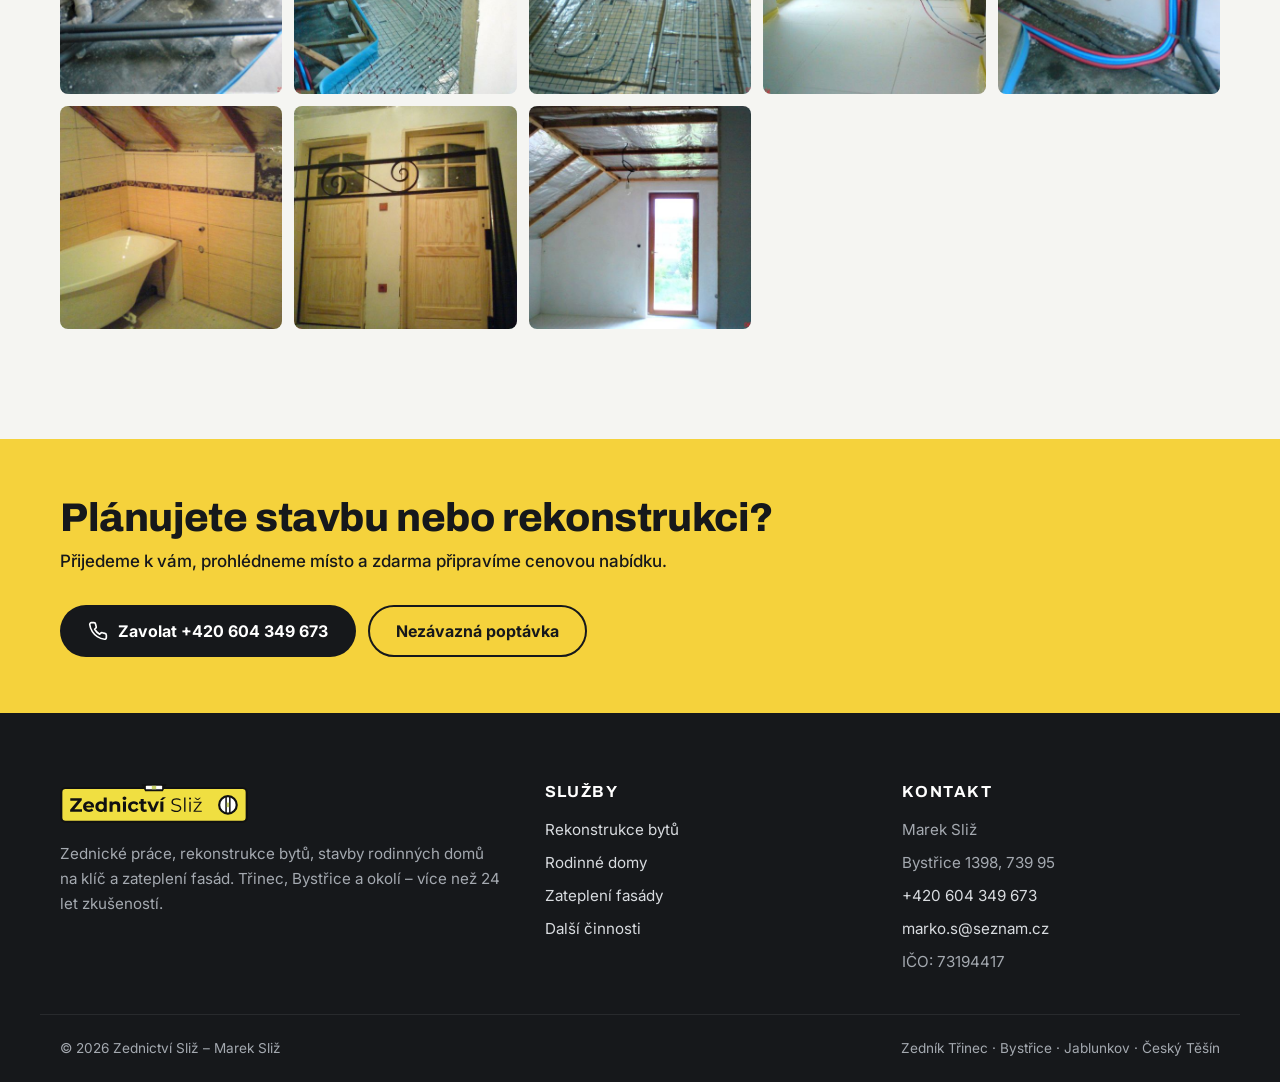
<file: rodinne-domy.html>
<!doctype html>
<html lang="cs" class="no-js">
<head>
  <meta charset="utf-8">
  <meta name="viewport" content="width=device-width, initial-scale=1">
  <title>Stavba rodinného domu na klíč Třinec | Zednictví Sliž</title>
  <meta name="description" content="Stavby rodinných domů na klíč v Třinci, Bystřici a okolí – výkopy, základová deska, hrubá stavba, střecha, okna, interiéry. Rekonstrukce stávajících domů.">
  <link rel="canonical" href="https://www.zedniktrinec.cz/rodinne-domy.html">
  <meta name="theme-color" content="#16181b">

  <meta property="og:type" content="website">
  <meta property="og:locale" content="cs_CZ">
  <meta property="og:site_name" content="Zednictví Sliž">
  <meta property="og:title" content="Stavba rodinného domu na klíč Třinec | Zednictví Sliž">
  <meta property="og:description" content="Stavby rodinných domů na klíč v Třinci, Bystřici a okolí – výkopy, základová deska, hrubá stavba, střecha, okna, interiéry. Rekonstrukce stávajících domů.">
  <meta property="og:url" content="https://www.zedniktrinec.cz/rodinne-domy.html">
  <meta property="og:image" content="https://www.zedniktrinec.cz/img/og-image.jpg">
  <meta name="twitter:card" content="summary_large_image">

  <link rel="icon" href="img/favicon.svg" type="image/svg+xml">
  <link rel="apple-touch-icon" href="img/apple-touch-icon.png">
  <link rel="preconnect" href="https://fonts.googleapis.com">
  <link rel="preconnect" href="https://fonts.gstatic.com" crossorigin>
  <link rel="stylesheet" href="https://fonts.googleapis.com/css2?family=Archivo:wght@700;800&family=Inter:wght@400;500;600;700&display=swap">
  <link rel="stylesheet" href="css/style.css">
  <script type="application/ld+json">{"@context": "https://schema.org", "@type": "HomeAndConstructionBusiness", "@id": "https://www.zedniktrinec.cz/#firma", "name": "Zednictví Sliž", "description": "Zednické práce, rekonstrukce bytů a koupelen, stavby rodinných domů na klíč a zateplení fasád – Třinec, Bystřice a okolí.", "url": "https://www.zedniktrinec.cz/", "logo": "https://www.zedniktrinec.cz/img/logo.png", "image": "https://www.zedniktrinec.cz/img/og-image.jpg", "telephone": "+420604349673", "email": "marko.s@seznam.cz", "founder": {"@type": "Person", "name": "Marek Sliž"}, "taxID": "73194417", "address": {"@type": "PostalAddress", "streetAddress": "Bystřice 1398", "addressLocality": "Bystřice", "postalCode": "739 95", "addressRegion": "Moravskoslezský kraj", "addressCountry": "CZ"}, "areaServed": ["Třinec", "Bystřice", "Vendryně", "Hrádek", "Nýdek", "Návsí", "Jablunkov", "Český Těšín", "Frýdek-Místek"]}</script>
  <script type="application/ld+json">{"@context": "https://schema.org", "@type": "BreadcrumbList", "itemListElement": [{"@type": "ListItem", "position": 1, "name": "Úvod", "item": "https://www.zedniktrinec.cz/"}, {"@type": "ListItem", "position": 2, "name": "Rodinné domy", "item": "https://www.zedniktrinec.cz/rodinne-domy.html"}]}</script>
</head><body>
  <a class="skip-link" href="#obsah">Přeskočit na obsah</a>
  <header class="site-header">
    <div class="container header-inner">
      <a class="logo" href="index.html" aria-label="Zednictví Sliž – úvodní stránka">
        <img src="img/logo.svg" alt="Zednictví Sliž" width="300" height="64">
      </a>
      <nav class="nav" id="menu" aria-label="Hlavní menu">
        <a href="index.html">Úvod</a>
        <a href="rekonstrukce-bytu.html">Rekonstrukce bytů</a>
        <a href="rodinne-domy.html" aria-current="page">Rodinné domy</a>
        <a href="zatepleni-fasady.html">Zateplení fasády</a>
        <a href="dalsi-cinnosti.html">Další činnosti</a>
        <a href="o-nas.html">O nás</a>
        <a href="kontakt.html">Kontakt</a>
        <a class="btn btn--primary nav-cta-mobile" href="tel:+420604349673"><svg viewBox="0 0 24 24" fill="none" stroke="currentColor" stroke-width="2" stroke-linecap="round" stroke-linejoin="round" aria-hidden="true"><path d="M22 16.9v3a2 2 0 0 1-2.2 2 19.8 19.8 0 0 1-8.6-3.1 19.5 19.5 0 0 1-6-6A19.8 19.8 0 0 1 2.1 4.2 2 2 0 0 1 4.1 2h3a2 2 0 0 1 2 1.7c.1 1 .4 1.9.7 2.8a2 2 0 0 1-.5 2.1L8 9.9a16 16 0 0 0 6 6l1.3-1.3a2 2 0 0 1 2.1-.4c.9.3 1.8.6 2.8.7a2 2 0 0 1 1.7 2z"/></svg> +420 604 349 673</a>
      </nav>
      <a class="btn btn--primary header-cta" href="tel:+420604349673"><svg viewBox="0 0 24 24" fill="none" stroke="currentColor" stroke-width="2" stroke-linecap="round" stroke-linejoin="round" aria-hidden="true"><path d="M22 16.9v3a2 2 0 0 1-2.2 2 19.8 19.8 0 0 1-8.6-3.1 19.5 19.5 0 0 1-6-6A19.8 19.8 0 0 1 2.1 4.2 2 2 0 0 1 4.1 2h3a2 2 0 0 1 2 1.7c.1 1 .4 1.9.7 2.8a2 2 0 0 1-.5 2.1L8 9.9a16 16 0 0 0 6 6l1.3-1.3a2 2 0 0 1 2.1-.4c.9.3 1.8.6 2.8.7a2 2 0 0 1 1.7 2z"/></svg> +420 604 349 673</a>
      <button class="nav-toggle" aria-label="Otevřít menu" aria-controls="menu" aria-expanded="false"><span></span></button>
    </div>
  </header>
  <main id="obsah">
    <section class="page-hero">
      <div class="page-hero__bg"><img src="img/hruba-stavba-15.jpg" alt="" width="1600" height="1200"></div>
      <div class="container">
        <ol class="breadcrumbs" aria-label="Drobečková navigace">
          <li><a href="index.html">Úvod</a></li>
          <li aria-current="page">Rodinné domy</li>
        </ol>
        <h1>Stavba rodinných domů na klíč</h1>
        <p class="lead">Realizujeme novostavby i rekonstrukce stávajících domů podle projektové dokumentace a vašich přání.</p>
      </div>
    </section>
    <section class="section">
      <div class="container">
        <div class="section-head reveal">
          <span class="eyebrow">Co pro vás zajistíme</span>
          <h2>Dům od základové desky až po interiér</h2>
          <p class="lead">Na přání zákazníka provedeme a zajistíme tyto práce:</p>
        </div>
        <div class="reveal">
        <ul class="checklist checklist--cols">
          <li>příprava staveniště a výkopy pro přípojky</li>
          <li>základová deska</li>
          <li>kompletní vyzdění hrubé stavby</li>
          <li>dodávka a montáž oken a dveří</li>
          <li>konstrukce střechy a krytina</li>
          <li>obklady, dlažby a podlahy</li>
          <li>malířské a natěračské práce</li>
          <li>úklid staveniště a odvoz sutě</li>
          <li>další profese přes ověřené partnery: voda, plyn, topení, elektro, krby, klimatizace, truhláři a tesaři</li>
        </ul>
        </div>
      </div>
    </section>

    <section class="section section--soft">
      <div class="container">
        <div class="section-head reveal">
          <span class="eyebrow">Naše realizace</span>
          <h2>Fotografie z našich zakázek</h2>
          <p class="lead">Kliknutím na fotku ji zvětšíte. Mezi fotkami můžete listovat šipkami.</p>
        </div>
      <div class="gallery-block reveal">
        <div class="gallery-block__head">
          <h2>Výkopové práce a základová deska</h2>
          <span>8 fotografií</span>
        </div>
        <div class="gallery" id="g-zaklady">
          <a href="img/zaklady-01.jpg"><img src="img/nahled/zaklady-01.jpg" alt="Výkopové práce a základová deska rodinného domu – foto 1" width="640" height="480" loading="lazy" decoding="async"></a>
          <a href="img/zaklady-02.jpg"><img src="img/nahled/zaklady-02.jpg" alt="Výkopové práce a základová deska rodinného domu – foto 2" width="640" height="480" loading="lazy" decoding="async"></a>
          <a href="img/zaklady-03.jpg"><img src="img/nahled/zaklady-03.jpg" alt="Výkopové práce a základová deska rodinného domu – foto 3" width="640" height="480" loading="lazy" decoding="async"></a>
          <a href="img/zaklady-04.jpg"><img src="img/nahled/zaklady-04.jpg" alt="Výkopové práce a základová deska rodinného domu – foto 4" width="640" height="480" loading="lazy" decoding="async"></a>
          <a href="img/zaklady-05.jpg"><img src="img/nahled/zaklady-05.jpg" alt="Výkopové práce a základová deska rodinného domu – foto 5" width="640" height="480" loading="lazy" decoding="async"></a>
          <a href="img/zaklady-06.jpg"><img src="img/nahled/zaklady-06.jpg" alt="Výkopové práce a základová deska rodinného domu – foto 6" width="640" height="480" loading="lazy" decoding="async"></a>
          <a href="img/zaklady-07.jpg"><img src="img/nahled/zaklady-07.jpg" alt="Výkopové práce a základová deska rodinného domu – foto 7" width="640" height="480" loading="lazy" decoding="async"></a>
          <a href="img/zaklady-08.jpg"><img src="img/nahled/zaklady-08.jpg" alt="Výkopové práce a základová deska rodinného domu – foto 8" width="640" height="480" loading="lazy" decoding="async"></a>
        </div>
      </div>
      <div class="gallery-block reveal">
        <div class="gallery-block__head">
          <h2>Hrubá stavba</h2>
          <span>19 fotografií</span>
        </div>
        <div class="gallery gallery--hidden-more" id="g-hruba">
          <a href="img/hruba-stavba-01.jpg"><img src="img/nahled/hruba-stavba-01.jpg" alt="Hrubá stavba rodinného domu – foto 1" width="640" height="480" loading="lazy" decoding="async"></a>
          <a href="img/hruba-stavba-02.jpg"><img src="img/nahled/hruba-stavba-02.jpg" alt="Hrubá stavba rodinného domu – foto 2" width="640" height="480" loading="lazy" decoding="async"></a>
          <a href="img/hruba-stavba-03.jpg"><img src="img/nahled/hruba-stavba-03.jpg" alt="Hrubá stavba rodinného domu – foto 3" width="640" height="480" loading="lazy" decoding="async"></a>
          <a href="img/hruba-stavba-04.jpg"><img src="img/nahled/hruba-stavba-04.jpg" alt="Hrubá stavba rodinného domu – foto 4" width="640" height="480" loading="lazy" decoding="async"></a>
          <a href="img/hruba-stavba-05.jpg"><img src="img/nahled/hruba-stavba-05.jpg" alt="Hrubá stavba rodinného domu – foto 5" width="640" height="480" loading="lazy" decoding="async"></a>
          <a href="img/hruba-stavba-06.jpg"><img src="img/nahled/hruba-stavba-06.jpg" alt="Hrubá stavba rodinného domu – foto 6" width="640" height="480" loading="lazy" decoding="async"></a>
          <a href="img/hruba-stavba-07.jpg"><img src="img/nahled/hruba-stavba-07.jpg" alt="Hrubá stavba rodinného domu – foto 7" width="640" height="480" loading="lazy" decoding="async"></a>
          <a href="img/hruba-stavba-08.jpg"><img src="img/nahled/hruba-stavba-08.jpg" alt="Hrubá stavba rodinného domu – foto 8" width="640" height="480" loading="lazy" decoding="async"></a>
          <a href="img/hruba-stavba-09.jpg"><img src="img/nahled/hruba-stavba-09.jpg" alt="Hrubá stavba rodinného domu – foto 9" width="640" height="480" loading="lazy" decoding="async"></a>
          <a href="img/hruba-stavba-10.jpg"><img src="img/nahled/hruba-stavba-10.jpg" alt="Hrubá stavba rodinného domu – foto 10" width="640" height="480" loading="lazy" decoding="async"></a>
          <a href="img/hruba-stavba-11.jpg"><img src="img/nahled/hruba-stavba-11.jpg" alt="Hrubá stavba rodinného domu – foto 11" width="640" height="480" loading="lazy" decoding="async"></a>
          <a href="img/hruba-stavba-12.jpg"><img src="img/nahled/hruba-stavba-12.jpg" alt="Hrubá stavba rodinného domu – foto 12" width="640" height="480" loading="lazy" decoding="async"></a>
          <a href="img/hruba-stavba-13.jpg"><img src="img/nahled/hruba-stavba-13.jpg" alt="Hrubá stavba rodinného domu – foto 13" width="640" height="480" loading="lazy" decoding="async"></a>
          <a href="img/hruba-stavba-14.jpg"><img src="img/nahled/hruba-stavba-14.jpg" alt="Hrubá stavba rodinného domu – foto 14" width="640" height="480" loading="lazy" decoding="async"></a>
          <a href="img/hruba-stavba-15.jpg"><img src="img/nahled/hruba-stavba-15.jpg" alt="Hrubá stavba rodinného domu – foto 15" width="640" height="480" loading="lazy" decoding="async"></a>
          <a href="img/hruba-stavba-16.jpg"><img src="img/nahled/hruba-stavba-16.jpg" alt="Hrubá stavba rodinného domu – foto 16" width="640" height="480" loading="lazy" decoding="async"></a>
          <a href="img/hruba-stavba-17.jpg"><img src="img/nahled/hruba-stavba-17.jpg" alt="Hrubá stavba rodinného domu – foto 17" width="640" height="480" loading="lazy" decoding="async"></a>
          <a href="img/hruba-stavba-18.jpg"><img src="img/nahled/hruba-stavba-18.jpg" alt="Hrubá stavba rodinného domu – foto 18" width="640" height="480" loading="lazy" decoding="async"></a>
          <a href="img/hruba-stavba-19.jpg"><img src="img/nahled/hruba-stavba-19.jpg" alt="Hrubá stavba rodinného domu – foto 19" width="640" height="480" loading="lazy" decoding="async"></a>
        </div>
        <button class="btn btn--outline gallery-more" type="button" aria-controls="g-hruba">Zobrazit všech 19 fotek</button>
      </div>
      <div class="gallery-block reveal">
        <div class="gallery-block__head">
          <h2>Interiéry</h2>
          <span>8 fotografií</span>
        </div>
        <div class="gallery" id="g-interier">
          <a href="img/interier-01.jpg"><img src="img/nahled/interier-01.jpg" alt="Interiér rodinného domu – rozvody a podlahové topení – foto 1" width="640" height="480" loading="lazy" decoding="async"></a>
          <a href="img/interier-02.jpg"><img src="img/nahled/interier-02.jpg" alt="Interiér rodinného domu – rozvody a podlahové topení – foto 2" width="480" height="640" loading="lazy" decoding="async"></a>
          <a href="img/interier-03.jpg"><img src="img/nahled/interier-03.jpg" alt="Interiér rodinného domu – rozvody a podlahové topení – foto 3" width="640" height="480" loading="lazy" decoding="async"></a>
          <a href="img/interier-04.jpg"><img src="img/nahled/interier-04.jpg" alt="Interiér rodinného domu – rozvody a podlahové topení – foto 4" width="480" height="640" loading="lazy" decoding="async"></a>
          <a href="img/interier-05.jpg"><img src="img/nahled/interier-05.jpg" alt="Interiér rodinného domu – rozvody a podlahové topení – foto 5" width="640" height="480" loading="lazy" decoding="async"></a>
          <a href="img/interier-06.jpg"><img src="img/nahled/interier-06.jpg" alt="Interiér rodinného domu – rozvody a podlahové topení – foto 6" width="640" height="480" loading="lazy" decoding="async"></a>
          <a href="img/interier-07.jpg"><img src="img/nahled/interier-07.jpg" alt="Interiér rodinného domu – rozvody a podlahové topení – foto 7" width="480" height="640" loading="lazy" decoding="async"></a>
          <a href="img/interier-08.jpg"><img src="img/nahled/interier-08.jpg" alt="Interiér rodinného domu – rozvody a podlahové topení – foto 8" width="640" height="480" loading="lazy" decoding="async"></a>
        </div>
      </div>
      </div>
    </section>
    <section class="cta-band">
      <div class="container cta-band__inner">
        <div>
          <h2>Plánujete stavbu nebo rekonstrukci?</h2>
          <p>Přijedeme k vám, prohlédneme místo a zdarma připravíme cenovou nabídku.</p>
        </div>
        <div class="cta-band__actions">
          <a class="btn btn--dark" href="tel:+420604349673"><svg viewBox="0 0 24 24" fill="none" stroke="currentColor" stroke-width="2" stroke-linecap="round" stroke-linejoin="round" aria-hidden="true"><path d="M22 16.9v3a2 2 0 0 1-2.2 2 19.8 19.8 0 0 1-8.6-3.1 19.5 19.5 0 0 1-6-6A19.8 19.8 0 0 1 2.1 4.2 2 2 0 0 1 4.1 2h3a2 2 0 0 1 2 1.7c.1 1 .4 1.9.7 2.8a2 2 0 0 1-.5 2.1L8 9.9a16 16 0 0 0 6 6l1.3-1.3a2 2 0 0 1 2.1-.4c.9.3 1.8.6 2.8.7a2 2 0 0 1 1.7 2z"/></svg> Zavolat +420 604 349 673</a>
          <a class="btn btn--outline" href="kontakt.html#poptavka">Nezávazná poptávka</a>
        </div>
      </div>
    </section>
  </main>

  <footer class="site-footer">
    <div class="container footer-grid">
      <div>
        <img class="footer-logo" src="img/logo.svg" alt="Zednictví Sliž" width="300" height="64" loading="lazy">
        <p>Zednické práce, rekonstrukce bytů, stavby rodinných domů na klíč a zateplení fasád. Třinec, Bystřice a okolí – více než 24 let zkušeností.</p>
      </div>
      <div>
        <h3>Služby</h3>
        <ul>
            <li><a href="rekonstrukce-bytu.html">Rekonstrukce bytů</a></li>
            <li><a href="rodinne-domy.html">Rodinné domy</a></li>
            <li><a href="zatepleni-fasady.html">Zateplení fasády</a></li>
            <li><a href="dalsi-cinnosti.html">Další činnosti</a></li>
        </ul>
      </div>
      <div>
        <h3>Kontakt</h3>
        <ul>
          <li>Marek Sliž</li>
          <li>Bystřice 1398, 739 95</li>
          <li><a href="tel:+420604349673">+420 604 349 673</a></li>
          <li><a href="mailto:marko.s@seznam.cz">marko.s@seznam.cz</a></li>
          <li>IČO: 73194417</li>
        </ul>
      </div>
    </div>
    <div class="container footer-bottom">
      <span>© <span data-year>2026</span> Zednictví Sliž – Marek Sliž</span>
      <span>Zedník Třinec · Bystřice · Jablunkov · Český Těšín</span>
    </div>
  </footer>

  <div class="call-bar">
    <a href="tel:+420604349673"><svg viewBox="0 0 24 24" fill="none" stroke="currentColor" stroke-width="2" stroke-linecap="round" stroke-linejoin="round" aria-hidden="true"><path d="M22 16.9v3a2 2 0 0 1-2.2 2 19.8 19.8 0 0 1-8.6-3.1 19.5 19.5 0 0 1-6-6A19.8 19.8 0 0 1 2.1 4.2 2 2 0 0 1 4.1 2h3a2 2 0 0 1 2 1.7c.1 1 .4 1.9.7 2.8a2 2 0 0 1-.5 2.1L8 9.9a16 16 0 0 0 6 6l1.3-1.3a2 2 0 0 1 2.1-.4c.9.3 1.8.6 2.8.7a2 2 0 0 1 1.7 2z"/></svg> Zavolat</a>
    <a href="kontakt.html#poptavka"><svg viewBox="0 0 24 24" fill="none" stroke="currentColor" stroke-width="2" stroke-linecap="round" stroke-linejoin="round" aria-hidden="true"><rect x="2" y="4" width="20" height="16" rx="2"/><path d="M22 7l-10 6L2 7"/></svg> Poptávka</a>
  </div>

  <script src="js/main.js" defer></script>
</body>
</html>
</file>
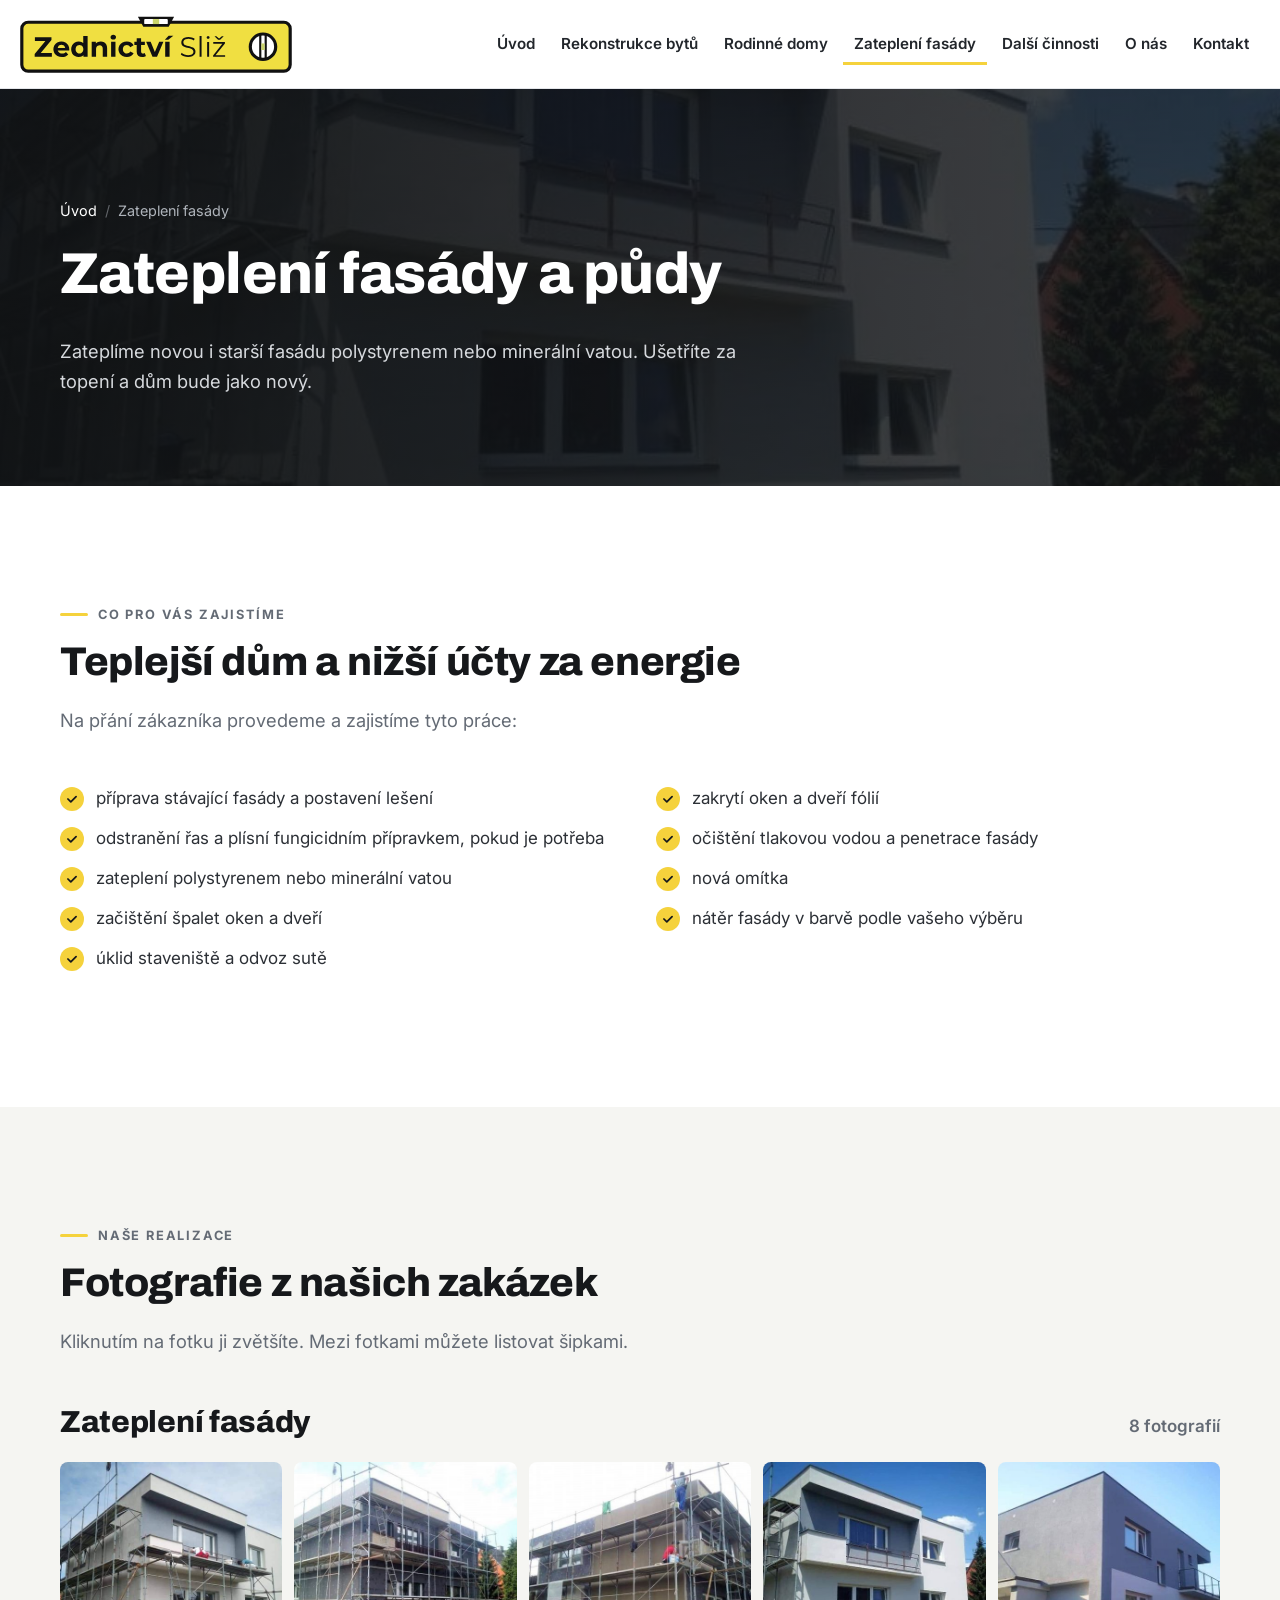
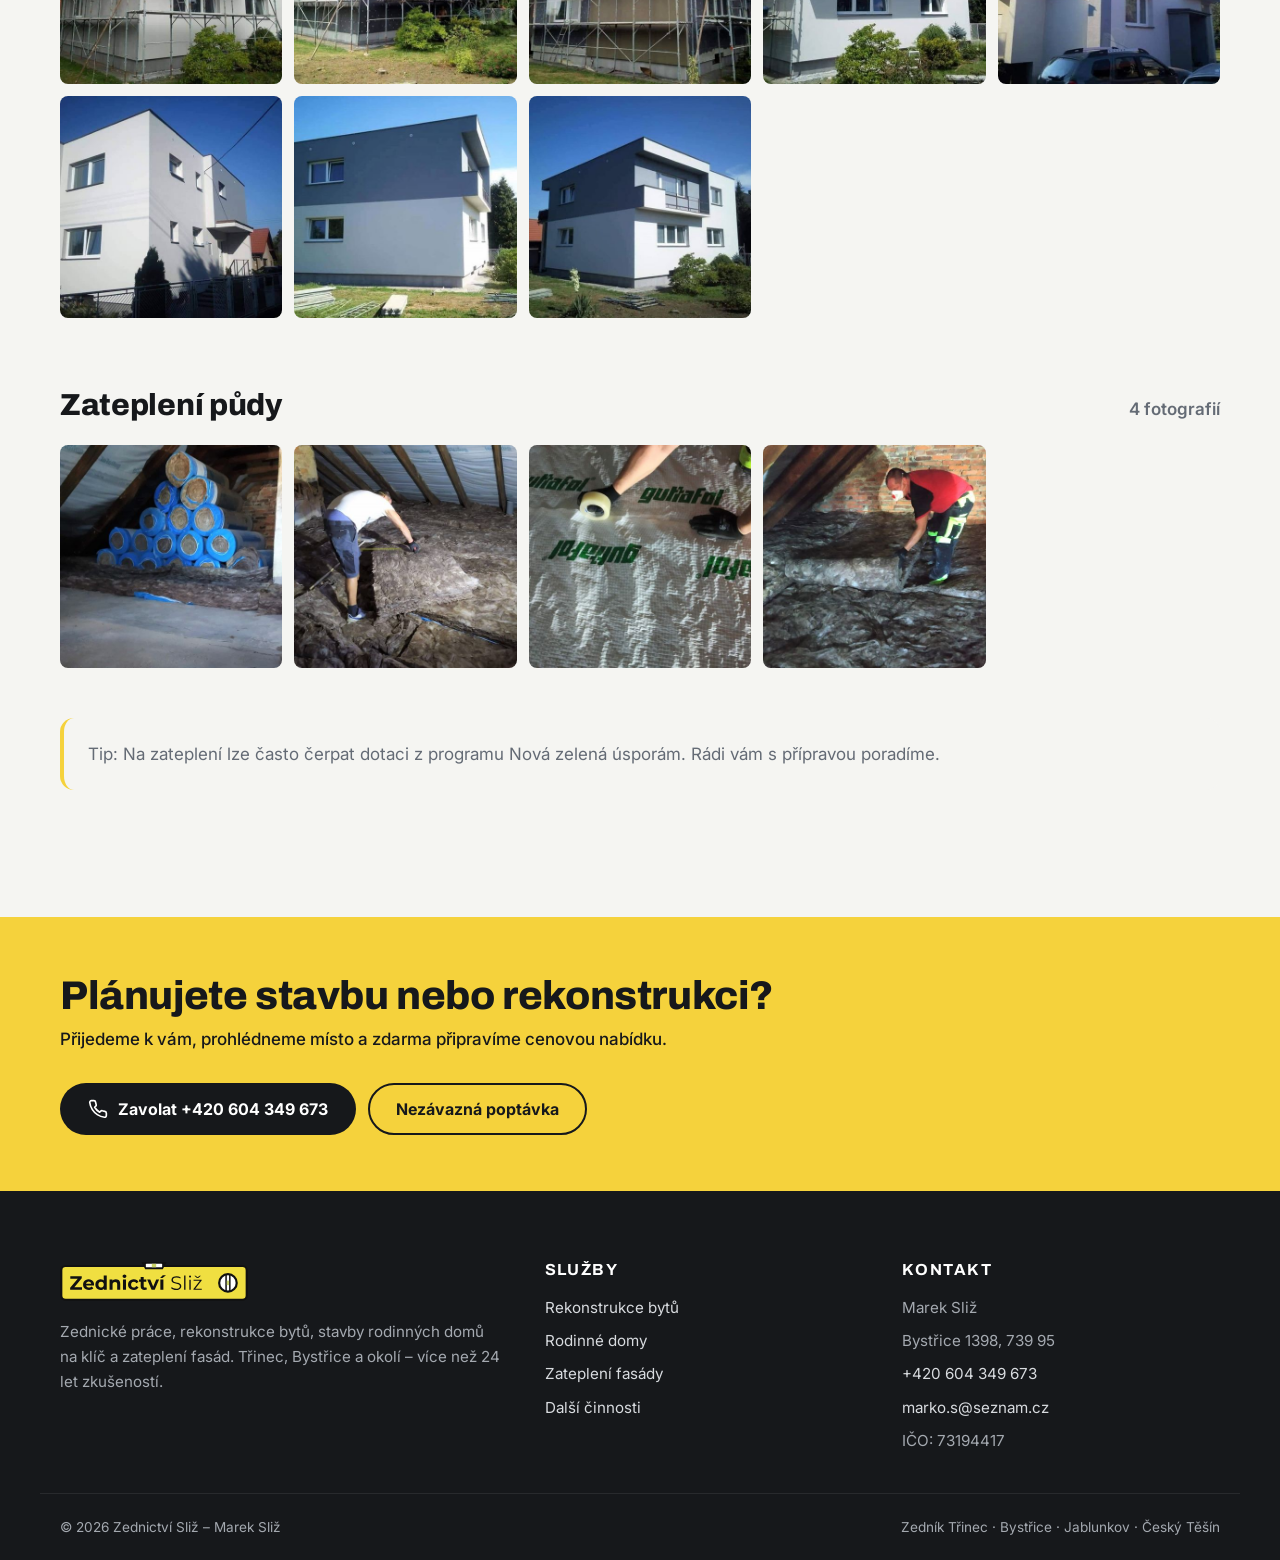
<file: zatepleni-fasady.html>
<!doctype html>
<html lang="cs" class="no-js">
<head>
  <meta charset="utf-8">
  <meta name="viewport" content="width=device-width, initial-scale=1">
  <title>Zateplení fasády a půdy Třinec | Zednictví Sliž</title>
  <meta name="description" content="Zateplení fasád polystyrenem nebo minerální vatou, zateplení půd, nové omítky a nátěry fasád v Třinci a okolí. Nacenění zdarma.">
  <link rel="canonical" href="https://www.zedniktrinec.cz/zatepleni-fasady.html">
  <meta name="theme-color" content="#16181b">

  <meta property="og:type" content="website">
  <meta property="og:locale" content="cs_CZ">
  <meta property="og:site_name" content="Zednictví Sliž">
  <meta property="og:title" content="Zateplení fasády a půdy Třinec | Zednictví Sliž">
  <meta property="og:description" content="Zateplení fasád polystyrenem nebo minerální vatou, zateplení půd, nové omítky a nátěry fasád v Třinci a okolí. Nacenění zdarma.">
  <meta property="og:url" content="https://www.zedniktrinec.cz/zatepleni-fasady.html">
  <meta property="og:image" content="https://www.zedniktrinec.cz/img/og-image.jpg">
  <meta name="twitter:card" content="summary_large_image">

  <link rel="icon" href="img/favicon.svg" type="image/svg+xml">
  <link rel="apple-touch-icon" href="img/apple-touch-icon.png">
  <link rel="preconnect" href="https://fonts.googleapis.com">
  <link rel="preconnect" href="https://fonts.gstatic.com" crossorigin>
  <link rel="stylesheet" href="https://fonts.googleapis.com/css2?family=Archivo:wght@700;800&family=Inter:wght@400;500;600;700&display=swap">
  <link rel="stylesheet" href="css/style.css">
  <script type="application/ld+json">{"@context": "https://schema.org", "@type": "HomeAndConstructionBusiness", "@id": "https://www.zedniktrinec.cz/#firma", "name": "Zednictví Sliž", "description": "Zednické práce, rekonstrukce bytů a koupelen, stavby rodinných domů na klíč a zateplení fasád – Třinec, Bystřice a okolí.", "url": "https://www.zedniktrinec.cz/", "logo": "https://www.zedniktrinec.cz/img/logo.png", "image": "https://www.zedniktrinec.cz/img/og-image.jpg", "telephone": "+420604349673", "email": "marko.s@seznam.cz", "founder": {"@type": "Person", "name": "Marek Sliž"}, "taxID": "73194417", "address": {"@type": "PostalAddress", "streetAddress": "Bystřice 1398", "addressLocality": "Bystřice", "postalCode": "739 95", "addressRegion": "Moravskoslezský kraj", "addressCountry": "CZ"}, "areaServed": ["Třinec", "Bystřice", "Vendryně", "Hrádek", "Nýdek", "Návsí", "Jablunkov", "Český Těšín", "Frýdek-Místek"]}</script>
  <script type="application/ld+json">{"@context": "https://schema.org", "@type": "BreadcrumbList", "itemListElement": [{"@type": "ListItem", "position": 1, "name": "Úvod", "item": "https://www.zedniktrinec.cz/"}, {"@type": "ListItem", "position": 2, "name": "Zateplení fasády", "item": "https://www.zedniktrinec.cz/zatepleni-fasady.html"}]}</script>
</head><body>
  <a class="skip-link" href="#obsah">Přeskočit na obsah</a>
  <header class="site-header">
    <div class="container header-inner">
      <a class="logo" href="index.html" aria-label="Zednictví Sliž – úvodní stránka">
        <img src="img/logo.svg" alt="Zednictví Sliž" width="300" height="64">
      </a>
      <nav class="nav" id="menu" aria-label="Hlavní menu">
        <a href="index.html">Úvod</a>
        <a href="rekonstrukce-bytu.html">Rekonstrukce bytů</a>
        <a href="rodinne-domy.html">Rodinné domy</a>
        <a href="zatepleni-fasady.html" aria-current="page">Zateplení fasády</a>
        <a href="dalsi-cinnosti.html">Další činnosti</a>
        <a href="o-nas.html">O nás</a>
        <a href="kontakt.html">Kontakt</a>
        <a class="btn btn--primary nav-cta-mobile" href="tel:+420604349673"><svg viewBox="0 0 24 24" fill="none" stroke="currentColor" stroke-width="2" stroke-linecap="round" stroke-linejoin="round" aria-hidden="true"><path d="M22 16.9v3a2 2 0 0 1-2.2 2 19.8 19.8 0 0 1-8.6-3.1 19.5 19.5 0 0 1-6-6A19.8 19.8 0 0 1 2.1 4.2 2 2 0 0 1 4.1 2h3a2 2 0 0 1 2 1.7c.1 1 .4 1.9.7 2.8a2 2 0 0 1-.5 2.1L8 9.9a16 16 0 0 0 6 6l1.3-1.3a2 2 0 0 1 2.1-.4c.9.3 1.8.6 2.8.7a2 2 0 0 1 1.7 2z"/></svg> +420 604 349 673</a>
      </nav>
      <a class="btn btn--primary header-cta" href="tel:+420604349673"><svg viewBox="0 0 24 24" fill="none" stroke="currentColor" stroke-width="2" stroke-linecap="round" stroke-linejoin="round" aria-hidden="true"><path d="M22 16.9v3a2 2 0 0 1-2.2 2 19.8 19.8 0 0 1-8.6-3.1 19.5 19.5 0 0 1-6-6A19.8 19.8 0 0 1 2.1 4.2 2 2 0 0 1 4.1 2h3a2 2 0 0 1 2 1.7c.1 1 .4 1.9.7 2.8a2 2 0 0 1-.5 2.1L8 9.9a16 16 0 0 0 6 6l1.3-1.3a2 2 0 0 1 2.1-.4c.9.3 1.8.6 2.8.7a2 2 0 0 1 1.7 2z"/></svg> +420 604 349 673</a>
      <button class="nav-toggle" aria-label="Otevřít menu" aria-controls="menu" aria-expanded="false"><span></span></button>
    </div>
  </header>
  <main id="obsah">
    <section class="page-hero">
      <div class="page-hero__bg"><img src="img/zatepleni-fasady-04.jpg" alt="" width="1600" height="1200"></div>
      <div class="container">
        <ol class="breadcrumbs" aria-label="Drobečková navigace">
          <li><a href="index.html">Úvod</a></li>
          <li aria-current="page">Zateplení fasády</li>
        </ol>
        <h1>Zateplení fasády a půdy</h1>
        <p class="lead">Zateplíme novou i starší fasádu polystyrenem nebo minerální vatou. Ušetříte za topení a dům bude jako nový.</p>
      </div>
    </section>
    <section class="section">
      <div class="container">
        <div class="section-head reveal">
          <span class="eyebrow">Co pro vás zajistíme</span>
          <h2>Teplejší dům a nižší účty za energie</h2>
          <p class="lead">Na přání zákazníka provedeme a zajistíme tyto práce:</p>
        </div>
        <div class="reveal">
        <ul class="checklist checklist--cols">
          <li>příprava stávající fasády a postavení lešení</li>
          <li>zakrytí oken a dveří fólií</li>
          <li>odstranění řas a plísní fungicidním přípravkem, pokud je potřeba</li>
          <li>očištění tlakovou vodou a penetrace fasády</li>
          <li>zateplení polystyrenem nebo minerální vatou</li>
          <li>nová omítka</li>
          <li>začištění špalet oken a dveří</li>
          <li>nátěr fasády v barvě podle vašeho výběru</li>
          <li>úklid staveniště a odvoz sutě</li>
        </ul>
        </div>
      </div>
    </section>

    <section class="section section--soft">
      <div class="container">
        <div class="section-head reveal">
          <span class="eyebrow">Naše realizace</span>
          <h2>Fotografie z našich zakázek</h2>
          <p class="lead">Kliknutím na fotku ji zvětšíte. Mezi fotkami můžete listovat šipkami.</p>
        </div>
      <div class="gallery-block reveal">
        <div class="gallery-block__head">
          <h2>Zateplení fasády</h2>
          <span>8 fotografií</span>
        </div>
        <div class="gallery" id="g-fasady">
          <a href="img/zatepleni-fasady-01.jpg"><img src="img/nahled/zatepleni-fasady-01.jpg" alt="Zateplení fasády rodinného domu – foto 1" width="640" height="480" loading="lazy" decoding="async"></a>
          <a href="img/zatepleni-fasady-02.jpg"><img src="img/nahled/zatepleni-fasady-02.jpg" alt="Zateplení fasády rodinného domu – foto 2" width="640" height="480" loading="lazy" decoding="async"></a>
          <a href="img/zatepleni-fasady-03.jpg"><img src="img/nahled/zatepleni-fasady-03.jpg" alt="Zateplení fasády rodinného domu – foto 3" width="640" height="480" loading="lazy" decoding="async"></a>
          <a href="img/zatepleni-fasady-04.jpg"><img src="img/nahled/zatepleni-fasady-04.jpg" alt="Zateplení fasády rodinného domu – foto 4" width="640" height="481" loading="lazy" decoding="async"></a>
          <a href="img/zatepleni-fasady-05.jpg"><img src="img/nahled/zatepleni-fasady-05.jpg" alt="Zateplení fasády rodinného domu – foto 5" width="640" height="481" loading="lazy" decoding="async"></a>
          <a href="img/zatepleni-fasady-06.jpg"><img src="img/nahled/zatepleni-fasady-06.jpg" alt="Zateplení fasády rodinného domu – foto 6" width="640" height="480" loading="lazy" decoding="async"></a>
          <a href="img/zatepleni-fasady-07.jpg"><img src="img/nahled/zatepleni-fasady-07.jpg" alt="Zateplení fasády rodinného domu – foto 7" width="640" height="480" loading="lazy" decoding="async"></a>
          <a href="img/zatepleni-fasady-08.jpg"><img src="img/nahled/zatepleni-fasady-08.jpg" alt="Zateplení fasády rodinného domu – foto 8" width="640" height="480" loading="lazy" decoding="async"></a>
        </div>
      </div>
      <div class="gallery-block reveal">
        <div class="gallery-block__head">
          <h2>Zateplení půdy</h2>
          <span>4 fotografií</span>
        </div>
        <div class="gallery" id="g-pudy">
          <a href="img/zatepleni-pudy-01.jpg"><img src="img/nahled/zatepleni-pudy-01.jpg" alt="Zateplení půdy minerální vatou – foto 1" width="640" height="480" loading="lazy" decoding="async"></a>
          <a href="img/zatepleni-pudy-02.jpg"><img src="img/nahled/zatepleni-pudy-02.jpg" alt="Zateplení půdy minerální vatou – foto 2" width="476" height="640" loading="lazy" decoding="async"></a>
          <a href="img/zatepleni-pudy-03.jpg"><img src="img/nahled/zatepleni-pudy-03.jpg" alt="Zateplení půdy minerální vatou – foto 3" width="640" height="480" loading="lazy" decoding="async"></a>
          <a href="img/zatepleni-pudy-04.jpg"><img src="img/nahled/zatepleni-pudy-04.jpg" alt="Zateplení půdy minerální vatou – foto 4" width="640" height="479" loading="lazy" decoding="async"></a>
        </div>
      </div>
        <p class="note reveal" style="margin-top:50px">Tip: Na zateplení lze často čerpat dotaci z programu Nová zelená úsporám. Rádi vám s přípravou poradíme.</p>
      </div>
    </section>
    <section class="cta-band">
      <div class="container cta-band__inner">
        <div>
          <h2>Plánujete stavbu nebo rekonstrukci?</h2>
          <p>Přijedeme k vám, prohlédneme místo a zdarma připravíme cenovou nabídku.</p>
        </div>
        <div class="cta-band__actions">
          <a class="btn btn--dark" href="tel:+420604349673"><svg viewBox="0 0 24 24" fill="none" stroke="currentColor" stroke-width="2" stroke-linecap="round" stroke-linejoin="round" aria-hidden="true"><path d="M22 16.9v3a2 2 0 0 1-2.2 2 19.8 19.8 0 0 1-8.6-3.1 19.5 19.5 0 0 1-6-6A19.8 19.8 0 0 1 2.1 4.2 2 2 0 0 1 4.1 2h3a2 2 0 0 1 2 1.7c.1 1 .4 1.9.7 2.8a2 2 0 0 1-.5 2.1L8 9.9a16 16 0 0 0 6 6l1.3-1.3a2 2 0 0 1 2.1-.4c.9.3 1.8.6 2.8.7a2 2 0 0 1 1.7 2z"/></svg> Zavolat +420 604 349 673</a>
          <a class="btn btn--outline" href="kontakt.html#poptavka">Nezávazná poptávka</a>
        </div>
      </div>
    </section>
  </main>

  <footer class="site-footer">
    <div class="container footer-grid">
      <div>
        <img class="footer-logo" src="img/logo.svg" alt="Zednictví Sliž" width="300" height="64" loading="lazy">
        <p>Zednické práce, rekonstrukce bytů, stavby rodinných domů na klíč a zateplení fasád. Třinec, Bystřice a okolí – více než 24 let zkušeností.</p>
      </div>
      <div>
        <h3>Služby</h3>
        <ul>
            <li><a href="rekonstrukce-bytu.html">Rekonstrukce bytů</a></li>
            <li><a href="rodinne-domy.html">Rodinné domy</a></li>
            <li><a href="zatepleni-fasady.html">Zateplení fasády</a></li>
            <li><a href="dalsi-cinnosti.html">Další činnosti</a></li>
        </ul>
      </div>
      <div>
        <h3>Kontakt</h3>
        <ul>
          <li>Marek Sliž</li>
          <li>Bystřice 1398, 739 95</li>
          <li><a href="tel:+420604349673">+420 604 349 673</a></li>
          <li><a href="mailto:marko.s@seznam.cz">marko.s@seznam.cz</a></li>
          <li>IČO: 73194417</li>
        </ul>
      </div>
    </div>
    <div class="container footer-bottom">
      <span>© <span data-year>2026</span> Zednictví Sliž – Marek Sliž</span>
      <span>Zedník Třinec · Bystřice · Jablunkov · Český Těšín</span>
    </div>
  </footer>

  <div class="call-bar">
    <a href="tel:+420604349673"><svg viewBox="0 0 24 24" fill="none" stroke="currentColor" stroke-width="2" stroke-linecap="round" stroke-linejoin="round" aria-hidden="true"><path d="M22 16.9v3a2 2 0 0 1-2.2 2 19.8 19.8 0 0 1-8.6-3.1 19.5 19.5 0 0 1-6-6A19.8 19.8 0 0 1 2.1 4.2 2 2 0 0 1 4.1 2h3a2 2 0 0 1 2 1.7c.1 1 .4 1.9.7 2.8a2 2 0 0 1-.5 2.1L8 9.9a16 16 0 0 0 6 6l1.3-1.3a2 2 0 0 1 2.1-.4c.9.3 1.8.6 2.8.7a2 2 0 0 1 1.7 2z"/></svg> Zavolat</a>
    <a href="kontakt.html#poptavka"><svg viewBox="0 0 24 24" fill="none" stroke="currentColor" stroke-width="2" stroke-linecap="round" stroke-linejoin="round" aria-hidden="true"><rect x="2" y="4" width="20" height="16" rx="2"/><path d="M22 7l-10 6L2 7"/></svg> Poptávka</a>
  </div>

  <script src="js/main.js" defer></script>
</body>
</html>
</file>
<file: css/style.css>
/* ==========================================================================
   Zednictví Sliž – hlavní styly
   ========================================================================== */

:root {
  --yellow: #f5d23c;
  --yellow-dark: #e0b90f;
  --ink: #16181b;
  --ink-2: #22262b;
  --text: #2c3036;
  --muted: #646b75;
  --line: #e4e6ea;
  --bg: #ffffff;
  --bg-soft: #f5f5f2;
  --radius: 14px;
  --radius-sm: 8px;
  --shadow: 0 10px 30px rgba(22, 24, 27, .08);
  --shadow-lg: 0 20px 50px rgba(22, 24, 27, .16);
  --container: 1200px;
  --header-h: 88px;
  --font: "Inter", system-ui, -apple-system, "Segoe UI", Roboto, sans-serif;
  --font-head: "Archivo", "Inter", system-ui, sans-serif;
}

*, *::before, *::after { box-sizing: border-box; }

html { scroll-behavior: smooth; scroll-padding-top: calc(var(--header-h) + 12px); }

body {
  margin: 0;
  font-family: var(--font);
  font-size: 17px;
  line-height: 1.65;
  color: var(--text);
  background: var(--bg);
  -webkit-font-smoothing: antialiased;
}

img { max-width: 100%; height: auto; display: block; }
a { color: inherit; }
h1, h2, h3, h4 {
  font-family: var(--font-head);
  color: var(--ink);
  line-height: 1.15;
  margin: 0 0 .5em;
  letter-spacing: -.01em;
}
h1 { font-size: clamp(2.1rem, 5vw, 3.6rem); font-weight: 800; }
h2 { font-size: clamp(1.7rem, 3.4vw, 2.5rem); font-weight: 800; }
h3 { font-size: 1.25rem; font-weight: 700; }
p { margin: 0 0 1em; }

.container { width: 100%; max-width: var(--container); margin: 0 auto; padding: 0 20px; }
.section { padding: clamp(64px, 9vw, 110px) 0; }
.section--soft { background: var(--bg-soft); }
.section--dark { background: var(--ink); color: #c9ccd1; }
.section--dark h2, .section--dark h3 { color: #fff; }

.eyebrow {
  display: inline-flex; align-items: center; gap: 10px;
  font-size: .8rem; font-weight: 700; letter-spacing: .14em; text-transform: uppercase;
  color: var(--muted); margin-bottom: 14px;
}
.eyebrow::before { content: ""; width: 28px; height: 3px; background: var(--yellow); border-radius: 2px; }
.section--dark .eyebrow { color: #9aa0a8; }

.section-head { max-width: 720px; margin-bottom: 48px; }
.section-head--center { text-align: center; margin-left: auto; margin-right: auto; }
.section-head--center .eyebrow { justify-content: center; }
.lead { font-size: 1.15rem; color: var(--muted); }

.skip-link {
  position: absolute; left: -9999px; top: 0; background: var(--yellow); color: var(--ink);
  padding: 10px 16px; z-index: 1000; font-weight: 700;
}
.skip-link:focus { left: 10px; top: 10px; }

/* Buttons ----------------------------------------------------------------- */
.btn {
  display: inline-flex; align-items: center; justify-content: center; gap: 10px;
  padding: 14px 26px; border-radius: 999px; border: 2px solid transparent;
  font: 700 1rem/1 var(--font); text-decoration: none; cursor: pointer;
  transition: transform .15s ease, background .2s ease, box-shadow .2s ease, color .2s ease;
}
.btn svg { width: 20px; height: 20px; flex: none; }
.btn:hover { transform: translateY(-2px); }
.btn--primary { background: var(--yellow); color: var(--ink); box-shadow: 0 8px 22px rgba(245, 210, 60, .35); }
.btn--primary:hover { background: var(--yellow-dark); }
.btn--dark { background: var(--ink); color: #fff; }
.btn--dark:hover { background: #000; }
.btn--ghost { border-color: rgba(255, 255, 255, .6); color: #fff; }
.btn--ghost:hover { background: #fff; color: var(--ink); }
.btn--outline { border-color: var(--ink); color: var(--ink); }
.btn--outline:hover { background: var(--ink); color: #fff; }

/* Header ------------------------------------------------------------------ */
/* Hlavička je vždy čistě bílá – při scrollu se mění jen stín pod ní */
.site-header {
  position: sticky; top: 0; z-index: 100;
  background: #fff;
  border-bottom: 1px solid var(--line);
  transition: box-shadow .2s ease;
}
.site-header.is-scrolled { box-shadow: 0 4px 20px rgba(0, 0, 0, .06); }
.header-inner { display: flex; align-items: center; justify-content: space-between; height: var(--header-h); gap: 20px; }
.site-header .container { max-width: 1400px; }
.logo { flex: none; }
@media (min-width: 1181px) and (max-width: 1379px) { .header-cta { display: none; } }
.logo img { height: 58px; width: auto; }
@media (max-width: 600px) { .logo img { height: 46px; } }

.nav { display: flex; align-items: center; gap: 4px; }
.nav a {
  text-decoration: none; font-weight: 600; font-size: .95rem; color: var(--ink-2);
  padding: 8px 11px; border-radius: var(--radius-sm); transition: background .2s ease;
  white-space: nowrap;
}
.btn { white-space: nowrap; }
.nav a:hover { background: var(--bg-soft); }
.nav a[aria-current="page"] { box-shadow: inset 0 -3px 0 var(--yellow); border-radius: 0; }
.header-cta { padding: 11px 20px; font-size: .95rem; }

.nav-toggle {
  display: none; width: 46px; height: 46px; border: 0; border-radius: var(--radius-sm);
  background: var(--bg-soft); cursor: pointer; position: relative;
}
.nav-toggle span, .nav-toggle span::before, .nav-toggle span::after {
  position: absolute; left: 12px; width: 22px; height: 2px; background: var(--ink); content: "";
  transition: transform .25s ease, top .25s ease, opacity .2s ease;
}
.nav-toggle span { top: 22px; }
.nav-toggle span::before { top: -7px; left: 0; }
.nav-toggle span::after { top: 7px; left: 0; }
.nav-open .nav-toggle span { background: transparent; }
.nav-open .nav-toggle span::before { top: 0; transform: rotate(45deg); }
.nav-open .nav-toggle span::after { top: 0; transform: rotate(-45deg); }

@media (max-width: 1180px) {
  .nav-toggle { display: block; }
  .header-cta { display: none; }
  .nav {
    position: fixed; inset: var(--header-h) 0 auto 0; flex-direction: column; align-items: stretch;
    background: #fff; padding: 12px 20px 24px; border-bottom: 1px solid var(--line);
    box-shadow: var(--shadow); transform: translateY(-120%); visibility: hidden;
    transition: transform .3s ease, visibility .3s;
    max-height: calc(100vh - var(--header-h)); overflow-y: auto;
  }
  .nav a { padding: 14px 8px; font-size: 1.05rem; border-bottom: 1px solid var(--line); border-radius: 0; }
  .nav a[aria-current="page"] { box-shadow: inset 4px 0 0 var(--yellow); padding-left: 16px; }
  .nav .btn { margin-top: 16px; border-bottom: 0; }
  .nav-open .nav { transform: none; visibility: visible; }
}
@media (min-width: 1181px) { .nav .nav-cta-mobile { display: none; } }

/* Hero -------------------------------------------------------------------- */
.hero {
  position: relative; color: #fff; overflow: hidden;
  min-height: min(88vh, 760px); display: flex; align-items: center;
  background: var(--ink);
}
.hero__bg { position: absolute; inset: 0; }
.hero__bg img { width: 100%; height: 100%; object-fit: cover; }
.hero__bg::after {
  content: ""; position: absolute; inset: 0;
  background: linear-gradient(100deg, rgba(16, 18, 20, .92) 0%, rgba(16, 18, 20, .72) 45%, rgba(16, 18, 20, .25) 100%);
}
.hero__content { position: relative; padding: 90px 20px; max-width: var(--container); margin: 0 auto; width: 100%; }
.hero__content > * { max-width: 700px; }
.hero h1 { color: #fff; }
.hero h1 mark { background: none; color: var(--yellow); }
.hero p.lead { color: #d6d9dd; font-size: clamp(1.05rem, 2vw, 1.25rem); margin-bottom: 32px; }
.hero .eyebrow { color: #e8e8e8; }
.hero__actions { display: flex; flex-wrap: wrap; gap: 14px; }
.hero__badges { display: flex; flex-wrap: wrap; gap: 10px 24px; margin-top: 40px; padding: 0; list-style: none; font-weight: 600; color: #e9ebee; }
.hero__badges li { display: flex; align-items: center; gap: 8px; }
.hero__badges svg { width: 20px; height: 20px; color: var(--yellow); flex: none; }

/* Page hero (subpages) */
.page-hero { position: relative; color: #fff; background: var(--ink); overflow: hidden; }
.page-hero__bg { position: absolute; inset: 0; }
.page-hero__bg img { width: 100%; height: 100%; object-fit: cover; opacity: .38; }
.page-hero__bg::after { content: ""; position: absolute; inset: 0; background: linear-gradient(90deg, rgba(16, 18, 20, .9), rgba(16, 18, 20, .4)); }
.page-hero .container { position: relative; padding-top: clamp(60px, 9vw, 110px); padding-bottom: clamp(50px, 7vw, 90px); }
.page-hero h1 { color: #fff; max-width: 820px; }
.page-hero .lead { color: #d6d9dd; max-width: 680px; margin: 0; }
.breadcrumbs { display: flex; flex-wrap: wrap; gap: 8px; list-style: none; padding: 0; margin: 0 0 18px; font-size: .9rem; color: #aeb3ba; }
.breadcrumbs a { color: #fff; text-decoration: none; }
.breadcrumbs a:hover { color: var(--yellow); }
.breadcrumbs li + li::before { content: "/"; margin-right: 8px; opacity: .5; }

/* Stats strip */
.stats { background: var(--yellow); color: var(--ink); }
.stats__grid { display: grid; grid-template-columns: repeat(4, 1fr); gap: 20px; padding: 28px 20px; }
.stat { display: flex; flex-direction: column; }
.stat strong { font: 800 clamp(1.6rem, 3vw, 2.2rem)/1.1 var(--font-head); }
.stat > span { font-weight: 600; font-size: .95rem; }
@media (max-width: 760px) { .stats__grid { grid-template-columns: repeat(2, 1fr); } }

/* Services cards ---------------------------------------------------------- */
.cards { display: grid; grid-template-columns: repeat(4, 1fr); gap: 24px; }
@media (max-width: 1100px) { .cards { grid-template-columns: repeat(2, 1fr); } }
@media (max-width: 600px) { .cards { grid-template-columns: 1fr; } }
.card {
  display: flex; flex-direction: column; background: #fff; border-radius: var(--radius);
  overflow: hidden; box-shadow: var(--shadow); text-decoration: none;
  transition: transform .25s ease, box-shadow .25s ease;
}
.card:hover { transform: translateY(-6px); box-shadow: var(--shadow-lg); }
.card__img { aspect-ratio: 4 / 3; overflow: hidden; background: var(--line); }
.card__img img { width: 100%; height: 100%; object-fit: cover; transition: transform .5s ease; }
.card:hover .card__img img { transform: scale(1.06); }
.card__body { padding: 22px 22px 26px; display: flex; flex-direction: column; flex: 1; }
.card__body p { color: var(--muted); font-size: .97rem; flex: 1; }
.card__link { font-weight: 700; color: var(--ink); display: inline-flex; align-items: center; gap: 6px; }
.card__link::after { content: "→"; transition: transform .2s ease; }
.card:hover .card__link::after { transform: translateX(4px); }

/* Features ---------------------------------------------------------------- */
.features { display: grid; grid-template-columns: repeat(3, 1fr); gap: 22px; }
@media (max-width: 900px) { .features { grid-template-columns: repeat(2, 1fr); } }
@media (max-width: 580px) { .features { grid-template-columns: 1fr; } }
.feature {
  padding: 28px; border-radius: var(--radius); background: var(--ink-2);
  border: 1px solid rgba(255, 255, 255, .06);
}
.feature__icon {
  width: 52px; height: 52px; border-radius: 12px; background: var(--yellow); color: var(--ink);
  display: grid; place-items: center; margin-bottom: 18px;
}
.feature__icon svg { width: 26px; height: 26px; }
.feature p { margin: 0; font-size: .97rem; }

/* Process ----------------------------------------------------------------- */
.steps { display: grid; grid-template-columns: repeat(4, 1fr); gap: 24px; counter-reset: step; list-style: none; padding: 0; margin: 0; }
@media (max-width: 900px) { .steps { grid-template-columns: repeat(2, 1fr); } }
@media (max-width: 520px) { .steps { grid-template-columns: 1fr; } }
.step { position: relative; padding: 30px 24px 26px; background: #fff; border-radius: var(--radius); border: 1px solid var(--line); }
.step::before {
  counter-increment: step; content: counter(step, decimal-leading-zero);
  font: 800 2.4rem/1 var(--font-head); color: var(--yellow); display: block; margin-bottom: 14px;
  -webkit-text-stroke: 1px var(--yellow-dark);
}
.step p { color: var(--muted); margin: 0; font-size: .97rem; }

/* Split layout ------------------------------------------------------------ */
.split { display: grid; grid-template-columns: 1.05fr 1fr; gap: clamp(32px, 6vw, 80px); align-items: center; }
.split--reverse > :first-child { order: 2; }
@media (max-width: 900px) { .split { grid-template-columns: 1fr; } .split--reverse > :first-child { order: 0; } }
.split__media { position: relative; }
.split__media img { border-radius: var(--radius); box-shadow: var(--shadow-lg); width: 100%; aspect-ratio: 4 / 3; object-fit: cover; }
.split__media .badge {
  position: absolute; left: -14px; bottom: 26px; background: var(--yellow); color: var(--ink);
  padding: 16px 22px; border-radius: var(--radius-sm); font-weight: 700; box-shadow: var(--shadow);
}
.split__media .badge strong { display: block; font: 800 2rem/1 var(--font-head); }
@media (max-width: 600px) { .split__media .badge { left: 12px; } }

.checklist { list-style: none; padding: 0; margin: 0 0 1.5em; display: grid; gap: 12px; }
.checklist li { position: relative; padding-left: 36px; }
.checklist li::before {
  content: ""; position: absolute; left: 0; top: 3px; width: 24px; height: 24px; border-radius: 50%;
  background: var(--yellow) url("data:image/svg+xml,%3Csvg xmlns='http://www.w3.org/2000/svg' viewBox='0 0 24 24' fill='none' stroke='%2316181b' stroke-width='3' stroke-linecap='round' stroke-linejoin='round'%3E%3Cpath d='M5 12l5 5L19 8'/%3E%3C/svg%3E") center / 14px no-repeat;
}
.checklist--cols { grid-template-columns: repeat(2, 1fr); gap: 12px 32px; }
@media (max-width: 700px) { .checklist--cols { grid-template-columns: 1fr; } }

.tags { display: flex; flex-wrap: wrap; gap: 10px; list-style: none; padding: 0; margin: 0; }
.tags li { background: #fff; border: 1px solid var(--line); padding: 8px 16px; border-radius: 999px; font-weight: 600; font-size: .95rem; }

/* FAQ --------------------------------------------------------------------- */
.faq { border-bottom: 1px solid var(--line); }
.faq summary {
  cursor: pointer; list-style: none; padding: 18px 36px 18px 0; position: relative;
  font-weight: 700; color: var(--ink);
}
.faq summary::-webkit-details-marker { display: none; }
.faq summary::after {
  content: "+"; position: absolute; right: 4px; top: 50%; transform: translateY(-50%);
  font-size: 1.5rem; font-weight: 400; transition: transform .2s ease;
}
.faq[open] summary::after { transform: translateY(-50%) rotate(45deg); }
.faq p { color: var(--muted); margin: 0 0 18px; }

/* Gallery ----------------------------------------------------------------- */
.gallery-block + .gallery-block { margin-top: 70px; }
.gallery-block__head { display: flex; justify-content: space-between; align-items: end; gap: 20px; margin-bottom: 22px; flex-wrap: wrap; }
.gallery-block__head h2 { margin: 0; font-size: clamp(1.4rem, 2.6vw, 1.9rem); }
.gallery-block__head span { color: var(--muted); font-weight: 600; }
.gallery { display: grid; grid-template-columns: repeat(auto-fill, minmax(220px, 1fr)); gap: 12px; }
.gallery a { display: block; position: relative; aspect-ratio: 1; overflow: hidden; border-radius: var(--radius-sm); background: var(--line); }
.gallery img { width: 100%; height: 100%; object-fit: cover; transition: transform .4s ease, filter .3s ease; }
.gallery a::after {
  content: ""; position: absolute; inset: 0; background: rgba(22, 24, 27, .35) url("data:image/svg+xml,%3Csvg xmlns='http://www.w3.org/2000/svg' viewBox='0 0 24 24' fill='none' stroke='white' stroke-width='2' stroke-linecap='round'%3E%3Ccircle cx='11' cy='11' r='7'/%3E%3Cpath d='M21 21l-4.3-4.3M11 8v6M8 11h6'/%3E%3C/svg%3E") center / 40px no-repeat;
  opacity: 0; transition: opacity .25s ease;
}
.gallery a:hover img, .gallery a:focus-visible img { transform: scale(1.07); }
.gallery a:hover::after, .gallery a:focus-visible::after { opacity: 1; }
.gallery--hidden-more a:nth-child(n+13) { display: none; }
.gallery-more { margin-top: 20px; }
@media (max-width: 520px) { .gallery { grid-template-columns: repeat(2, 1fr); gap: 8px; } }

.note {
  padding: 22px 24px; border-radius: var(--radius); background: var(--bg-soft);
  border-left: 4px solid var(--yellow); color: var(--muted);
}

/* Lightbox ---------------------------------------------------------------- */
.lightbox {
  position: fixed; inset: 0; z-index: 1000; background: rgba(10, 11, 12, .95);
  display: none; align-items: center; justify-content: center; padding: 60px 70px;
}
.lightbox.is-open { display: flex; }
.lightbox img { max-width: 100%; max-height: 100%; object-fit: contain; border-radius: 6px; box-shadow: 0 20px 60px rgba(0, 0, 0, .5); }
.lightbox button {
  position: absolute; border: 0; background: rgba(255, 255, 255, .1); color: #fff; cursor: pointer;
  width: 52px; height: 52px; border-radius: 50%; display: grid; place-items: center; transition: background .2s ease;
}
.lightbox button:hover { background: var(--yellow); color: var(--ink); }
.lightbox button svg { width: 24px; height: 24px; }
.lightbox__close { top: 16px; right: 16px; }
.lightbox__prev { left: 12px; top: 50%; transform: translateY(-50%); }
.lightbox__next { right: 12px; top: 50%; transform: translateY(-50%); }
.lightbox__count { position: absolute; bottom: 18px; left: 50%; transform: translateX(-50%); color: #cfd2d6; font-size: .95rem; }
@media (max-width: 600px) {
  .lightbox { padding: 70px 10px; }
  .lightbox__prev, .lightbox__next { top: auto; bottom: 10px; transform: none; }
}

/* CTA band ---------------------------------------------------------------- */
.cta-band { background: var(--yellow); color: var(--ink); }
.cta-band__inner { display: flex; align-items: center; justify-content: space-between; gap: 30px; padding: 56px 20px; flex-wrap: wrap; }
.cta-band h2 { margin: 0 0 6px; }
.cta-band p { margin: 0; font-weight: 500; }
.cta-band__actions { display: flex; flex-wrap: wrap; gap: 12px; }

/* Contact ----------------------------------------------------------------- */
.contact-grid { display: grid; grid-template-columns: 1fr 1.2fr; gap: clamp(28px, 5vw, 60px); align-items: start; }
@media (max-width: 900px) { .contact-grid { grid-template-columns: 1fr; } }
.contact-list { list-style: none; padding: 0; margin: 0 0 28px; display: grid; gap: 14px; }
.contact-item {
  display: flex; gap: 16px; align-items: center; padding: 18px 20px; border-radius: var(--radius);
  background: #fff; border: 1px solid var(--line); text-decoration: none; transition: border-color .2s ease, box-shadow .2s ease;
}
a.contact-item:hover { border-color: var(--yellow-dark); box-shadow: var(--shadow); }
.contact-item__icon { width: 48px; height: 48px; border-radius: 12px; background: var(--yellow); display: grid; place-items: center; flex: none; }
.contact-item__icon svg { width: 22px; height: 22px; color: var(--ink); }
.contact-item small { display: block; color: var(--muted); font-size: .85rem; }
.contact-item strong { font-size: 1.1rem; color: var(--ink); word-break: break-word; }

.form { background: #fff; padding: clamp(24px, 4vw, 40px); border-radius: var(--radius); box-shadow: var(--shadow); }
.form-row { display: grid; grid-template-columns: 1fr 1fr; gap: 16px; }
@media (max-width: 560px) { .form-row { grid-template-columns: 1fr; } }
.field { margin-bottom: 16px; display: flex; flex-direction: column; gap: 6px; }
.field label { font-weight: 600; font-size: .92rem; color: var(--ink); }
.field input, .field select, .field textarea {
  font: inherit; padding: 13px 14px; border: 1.5px solid var(--line); border-radius: var(--radius-sm);
  background: #fbfbfa; color: var(--text); transition: border-color .2s ease, background .2s ease;
}
.field textarea { min-height: 140px; resize: vertical; }
.field input:focus, .field select:focus, .field textarea:focus { outline: none; border-color: var(--yellow-dark); background: #fff; }
.field input, .field select { height: 52px; }
.field select { appearance: auto; }
.form small { color: var(--muted); display: block; margin-top: 12px; }
.form button[disabled] { opacity: .6; cursor: wait; transform: none; }
.form-status:empty { display: none; }
.form-status { margin: 16px 0 0; padding: 14px 16px; border-radius: var(--radius-sm); font-weight: 600; }
.form-status--ok { background: #e7f6ea; color: #1d6b32; }
.form-status--error { background: #fdecec; color: #a12626; }
.hp { position: absolute; left: -9999px; width: 1px; height: 1px; opacity: 0; }

.map { border-radius: var(--radius); overflow: hidden; border: 1px solid var(--line); margin-top: 60px; }
.map iframe { display: block; width: 100%; height: 380px; border: 0; }

/* Footer ------------------------------------------------------------------ */
.site-footer { background: var(--ink); color: #a4a9b0; font-size: .95rem; }
.footer-grid { display: grid; grid-template-columns: 1.4fr 1fr 1fr; gap: 40px; padding: 70px 20px 40px; }
@media (max-width: 800px) { .footer-grid { grid-template-columns: 1fr; gap: 30px; } }
.site-footer h3 { color: #fff; font-size: 1rem; text-transform: uppercase; letter-spacing: .1em; margin-bottom: 16px; }
.site-footer ul { list-style: none; padding: 0; margin: 0; display: grid; gap: 8px; }
.site-footer a { text-decoration: none; color: #d8dbdf; }
.site-footer a:hover { color: var(--yellow); }
.footer-logo { height: 40px; width: auto; margin-bottom: 18px; }
.footer-bottom { border-top: 1px solid rgba(255, 255, 255, .08); padding: 22px 20px; display: flex; justify-content: space-between; gap: 12px; flex-wrap: wrap; font-size: .85rem; }

/* Mobile call bar */
.call-bar { display: none; }
@media (max-width: 700px) {
  .call-bar {
    display: grid; grid-template-columns: 1fr 1fr; position: fixed; bottom: 0; left: 0; right: 0; z-index: 90;
    box-shadow: 0 -6px 20px rgba(0, 0, 0, .12);
  }
  .call-bar a { display: flex; align-items: center; justify-content: center; gap: 8px; padding: 15px; font-weight: 700; text-decoration: none; }
  .call-bar svg { width: 20px; height: 20px; }
  .call-bar a:first-child { background: var(--yellow); color: var(--ink); }
  .call-bar a:last-child { background: var(--ink); color: #fff; }
  body { padding-bottom: 54px; }
}

/* Reveal animation */
.reveal { opacity: 0; transform: translateY(24px); transition: opacity .7s ease, transform .7s ease; }
.reveal.is-visible { opacity: 1; transform: none; }
.no-js .reveal { opacity: 1; transform: none; }
@media (prefers-reduced-motion: reduce) {
  html { scroll-behavior: auto; }
  .reveal { opacity: 1; transform: none; transition: none; }
  *, *::before, *::after { transition-duration: .01ms !important; animation-duration: .01ms !important; }
}
</file>
